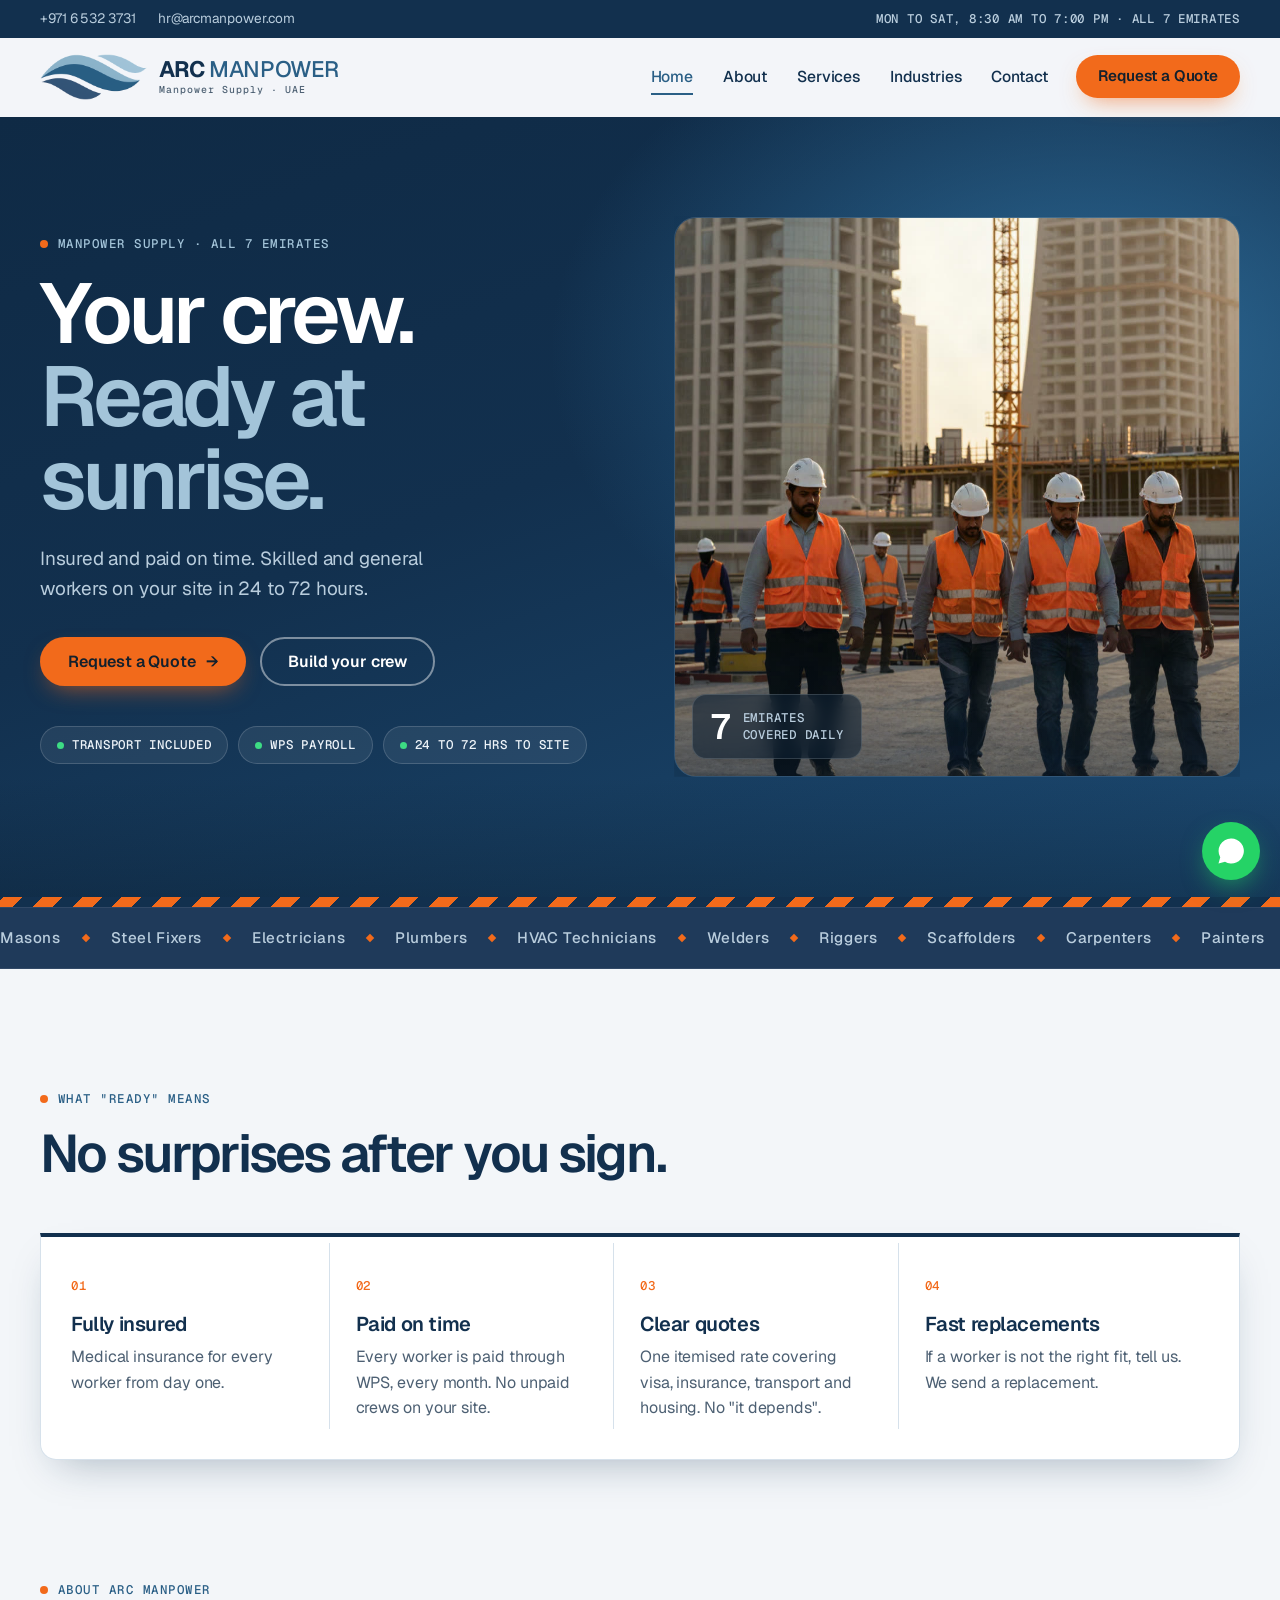
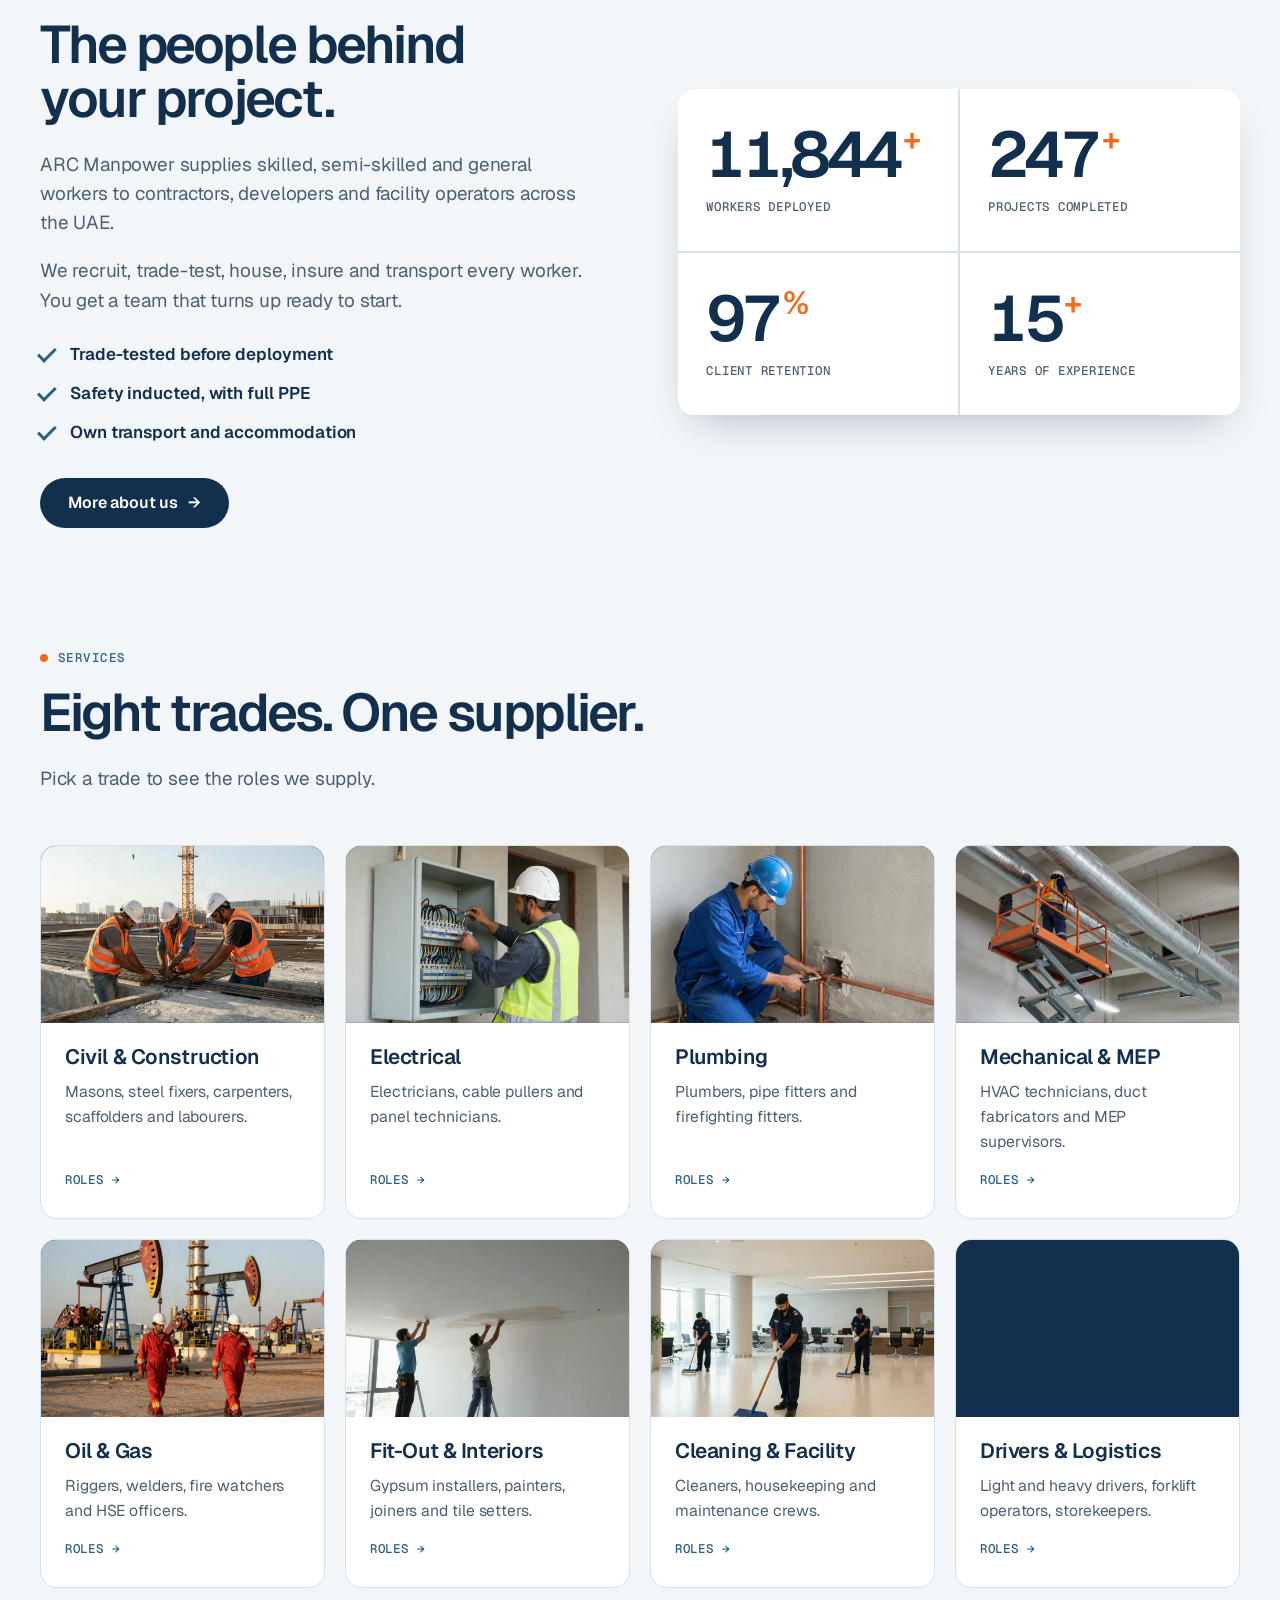
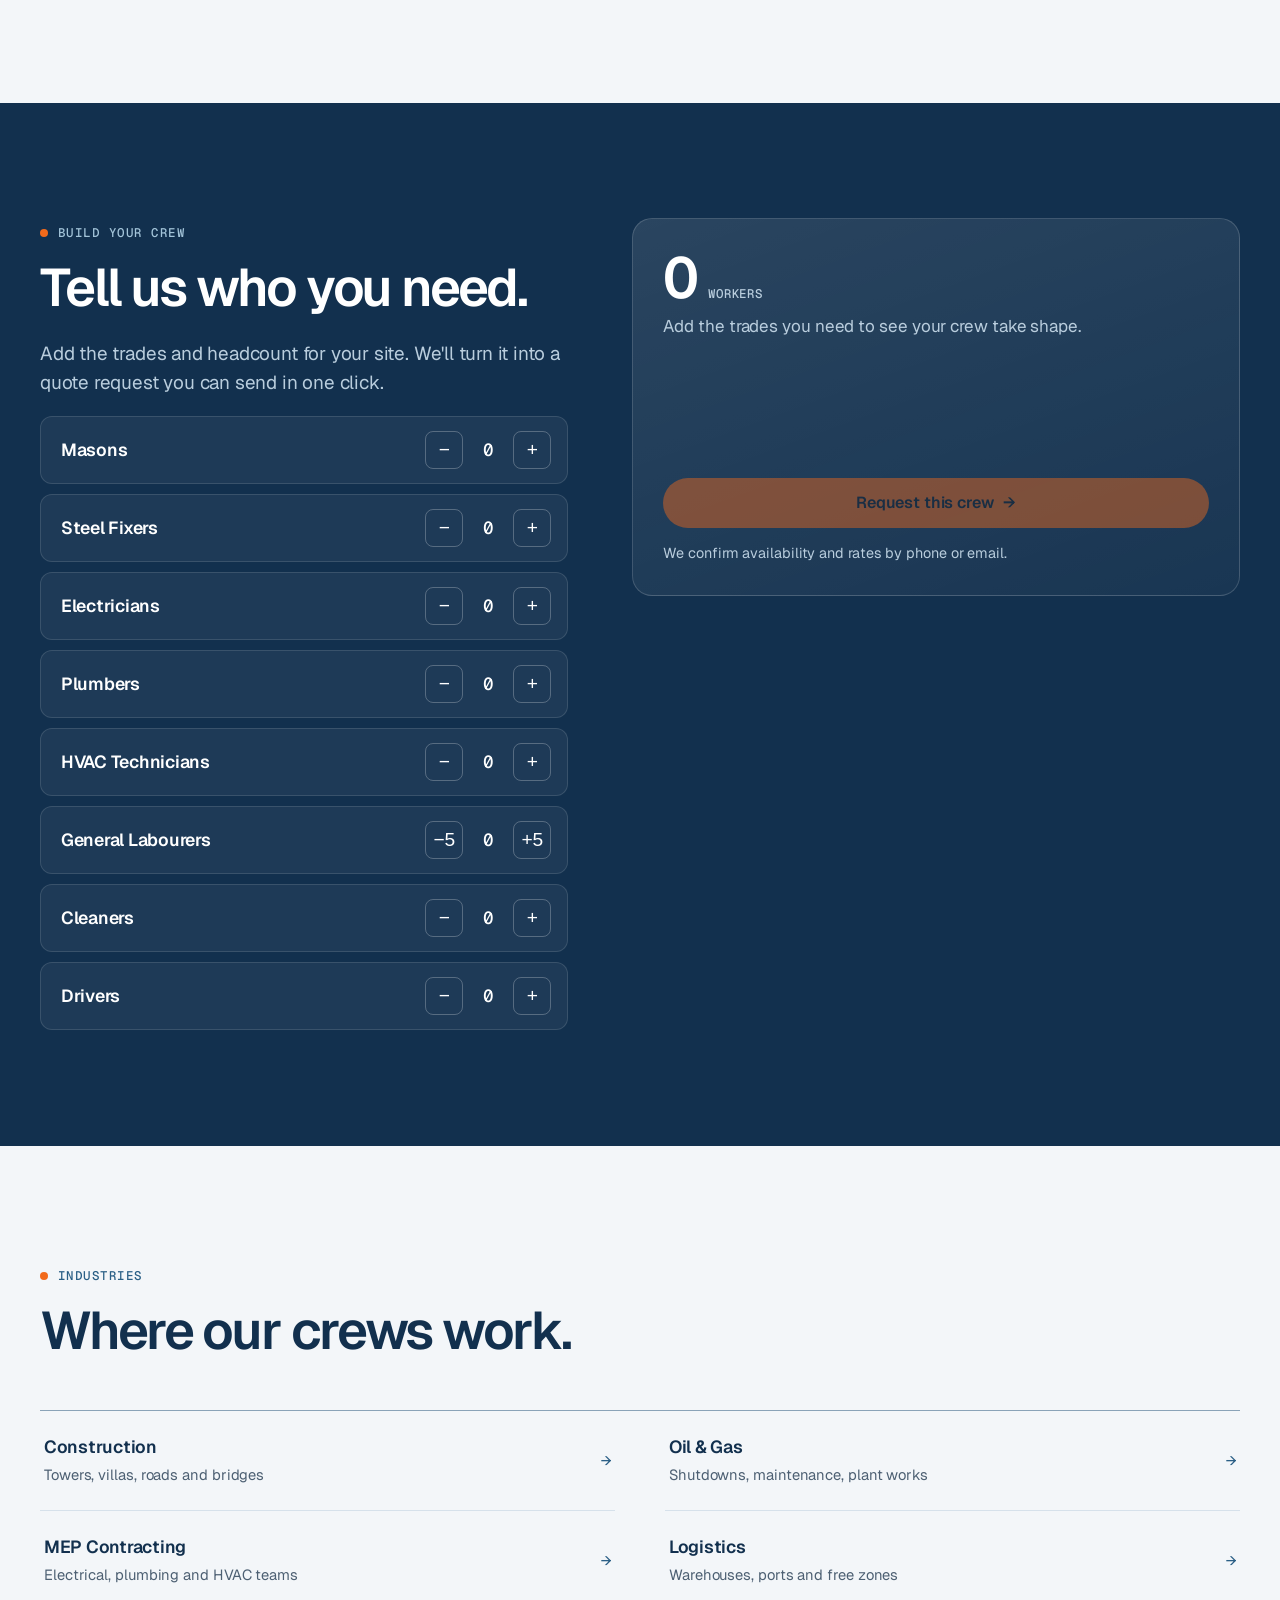
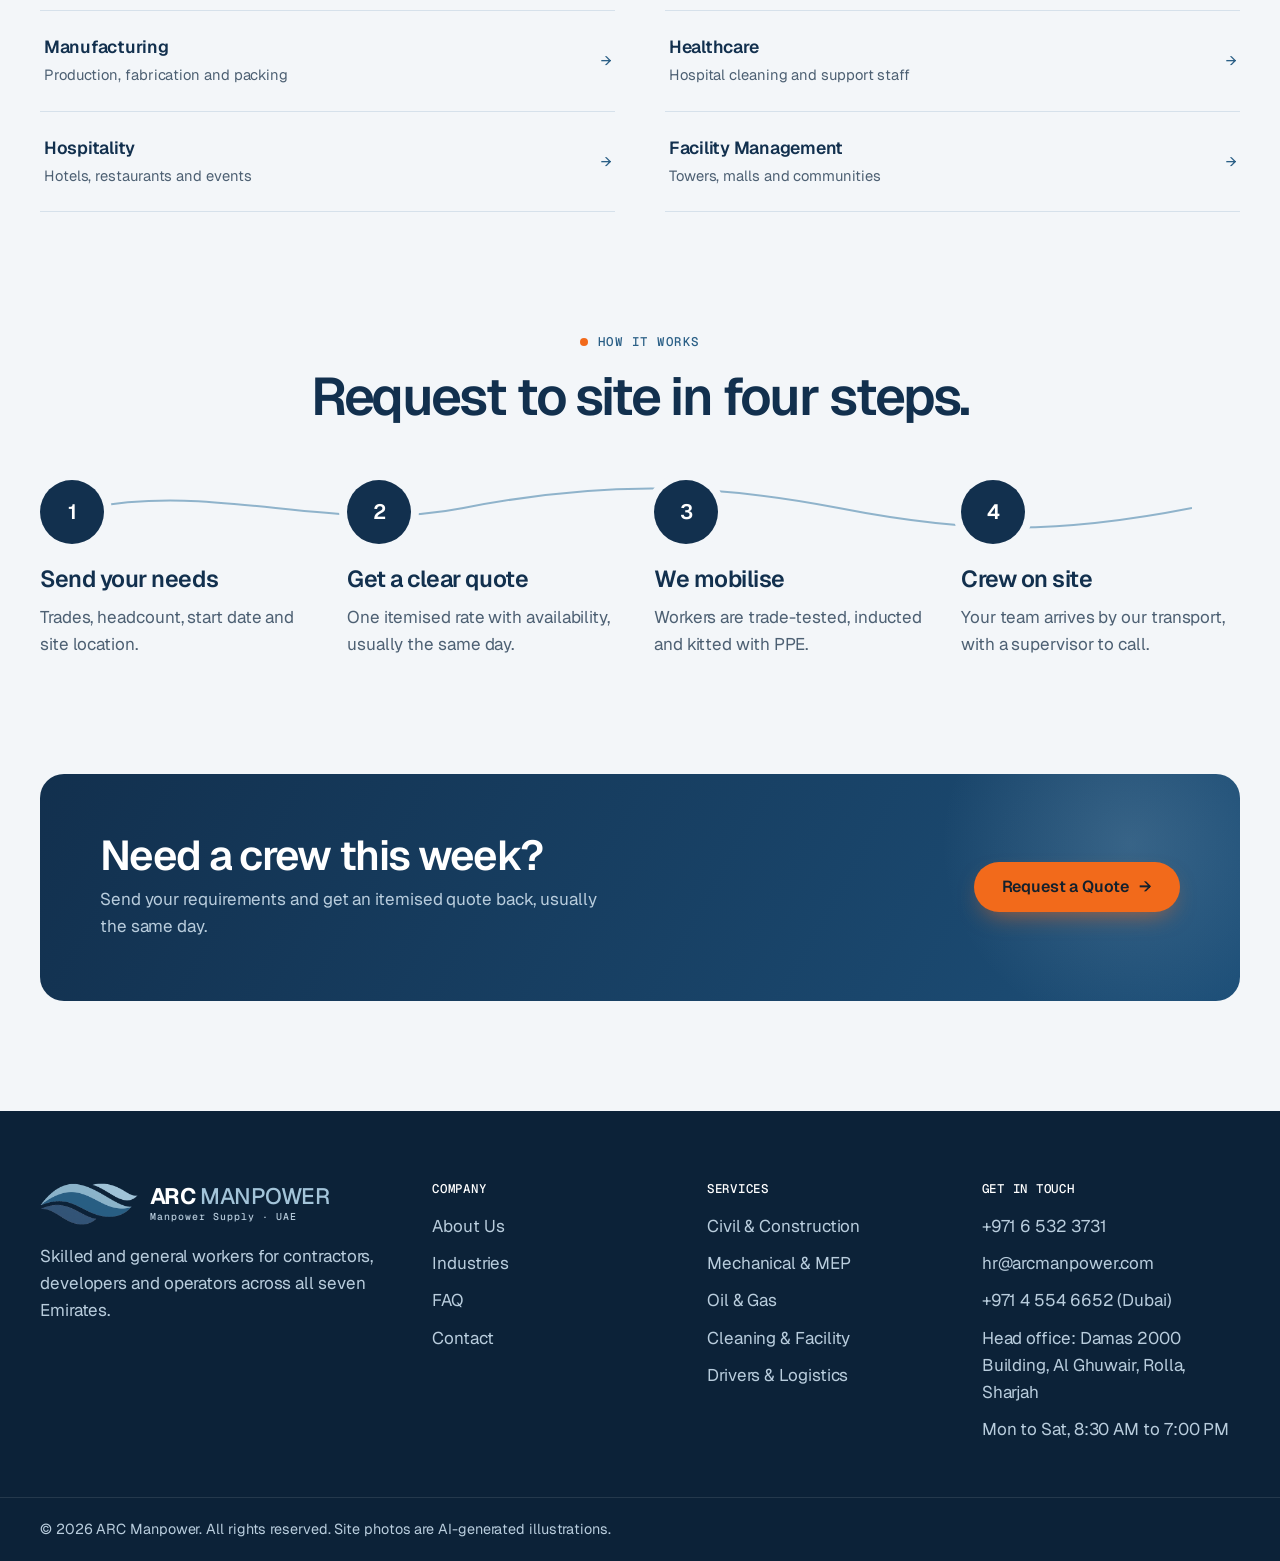
<file: index.html>
<!DOCTYPE html>
<html lang="en">
<head>
  <meta charset="UTF-8" />
  <meta name="viewport" content="width=device-width, initial-scale=1.0" />
  <title>ARC Manpower | Manpower Supply Company in UAE</title>
  <meta name="description" content="Manpower supply in the UAE. Skilled and general workers on site in 24 to 72 hours, paid on time through WPS, with transport and accommodation included." />
  <meta name="theme-color" content="#12304e" />
  <link rel="icon" href="data:image/svg+xml,%3Csvg xmlns='http://www.w3.org/2000/svg' viewBox='0 0 64 64'%3E%3Cpath d='M4 34C14 18 30 14 42 22c6 4 12 8 18 8-8 6-18 4-26-1C24 24 14 26 4 34z' fill='%232f6690'/%3E%3Cpath d='M6 40c10-6 20-4 26 2 3 3 5 6 7 7-9 3-18 0-24-4-3-2-6-4-9-5z' fill='%23375582'/%3E%3Cpath d='M34 14c8-1 16 2 26 8-6 3-13 1-18-2z' fill='%239fc1d8'/%3E%3C/svg%3E" />
  <meta property="og:title" content="ARC Manpower | Manpower Supply Company in UAE" />
  <meta property="og:description" content="Manpower supply in the UAE. Skilled and general workers on site in 24 to 72 hours, paid on time through WPS, with transport and accommodation included." />
  <meta property="og:type" content="website" />
  <meta property="og:url" content="https://arcmanpowernew.vercel.app/" />
  <link rel="canonical" href="https://arcmanpowernew.vercel.app/" />
  <meta property="og:image" content="https://arcmanpowernew.vercel.app/assets/photos/banner-about.jpg" />
  <meta name="twitter:card" content="summary_large_image" />
  <link rel="preconnect" href="https://fonts.googleapis.com" />
  <link rel="preconnect" href="https://fonts.gstatic.com" crossorigin />
  <link href="https://fonts.googleapis.com/css2?family=Geist:wght@400;500;600;700&family=Geist+Mono:wght@400;500&display=swap" rel="stylesheet" />
  <link rel="stylesheet" href="styles.css" />
</head>
<body>
  <a class="skip" href="#main">Skip to content</a>
  <div class="env" aria-hidden="true">
    <svg viewBox="0 0 1440 600" preserveAspectRatio="none"><path d="M0 380C240 240 520 220 760 300s500 180 680 60"/><path d="M0 430C260 320 540 300 800 360s460 150 640 40"/><path d="M0 490C300 400 600 400 860 440s420 110 580 20"/></svg>
  </div>

  <div class="topbar">
    <div class="container topbar-inner">
      <div class="topbar-contact">
        <a href="tel:+97165323731">+971 6 532 3731</a>
        <a href="mailto:hr@arcmanpower.com">hr@arcmanpower.com</a>
      </div>
      <div class="topbar-note">Mon to Sat, 8:30 AM to 7:00 PM &middot; All 7 Emirates</div>
    </div>
  </div>

  <header class="header" id="header">
    <div class="container header-inner">
      <a href="index.html" class="brand" aria-label="ARC Manpower home">
        <img src="assets/logo.png" alt="" width="107" height="46" />
        <span class="brand-text"><strong>ARC</strong> MANPOWER<small>Manpower Supply &middot; UAE</small></span>
      </a>
      <nav class="nav" id="nav" aria-label="Main">
        <a href="index.html">Home</a>
        <a href="about.html">About</a>
        <a href="services.html">Services</a>
        <a href="industries.html">Industries</a>
        <a href="contact.html">Contact</a>
        <a href="contact.html#quote" class="btn btn-accent">Request a Quote</a>
      </nav>
      <button class="menu-toggle" id="menuToggle" aria-label="Menu" aria-expanded="false" aria-controls="nav"><span></span><span></span><span></span></button>
    </div>
  </header>

  <main id="main" tabindex="-1">
    <section class="hero" data-live>
      <div class="container hero-inner">
        <div class="rv">
          <span class="kicker">Manpower supply &middot; All 7 Emirates</span>
          <h1>Your crew.<span class="soft">Ready at sunrise.</span></h1>
          <p class="lede">Insured and paid on time. Skilled and general workers on your site in 24 to 72 hours.</p>
          <div class="hero-actions">
            <a href="contact.html#quote" class="btn btn-accent">Request a Quote <span class="arrow">&rarr;</span></a>
            <a href="#crew" class="btn btn-ghost">Build your crew</a>
          </div>
          <ul class="ready-chips">
            <li>Transport included</li>
            <li>WPS payroll</li>
            <li>24 to 72 hrs to site</li>
          </ul>
        </div>
        <div class="hero-art">
          <figure class="hero-photo"><img src="assets/photos/hero.jpg" alt="Construction crew in hi-vis vests walking across a Dubai high-rise site at sunrise" fetchpriority="high" decoding="async" /></figure>
          <div class="badge rv"><strong>7</strong><span>Emirates<br />covered daily</span></div>
        </div>
      </div>
    </section>

    <div class="stripe" aria-hidden="true"></div>
    <div class="marquee" data-live aria-hidden="true">
      <div class="marquee-track">
        <span>Masons</span><span>Steel Fixers</span><span>Electricians</span><span>Plumbers</span><span>HVAC Technicians</span><span>Welders</span><span>Riggers</span><span>Scaffolders</span><span>Carpenters</span><span>Painters</span><span>Cleaners</span><span>Drivers</span><span>Forklift Operators</span><span>Storekeepers</span>
        <span>Masons</span><span>Steel Fixers</span><span>Electricians</span><span>Plumbers</span><span>HVAC Technicians</span><span>Welders</span><span>Riggers</span><span>Scaffolders</span><span>Carpenters</span><span>Painters</span><span>Cleaners</span><span>Drivers</span><span>Forklift Operators</span><span>Storekeepers</span>
        <span>Masons</span><span>Steel Fixers</span><span>Electricians</span><span>Plumbers</span><span>HVAC Technicians</span><span>Welders</span><span>Riggers</span><span>Scaffolders</span><span>Carpenters</span><span>Painters</span><span>Cleaners</span><span>Drivers</span><span>Forklift Operators</span><span>Storekeepers</span>
        <span>Masons</span><span>Steel Fixers</span><span>Electricians</span><span>Plumbers</span><span>HVAC Technicians</span><span>Welders</span><span>Riggers</span><span>Scaffolders</span><span>Carpenters</span><span>Painters</span><span>Cleaners</span><span>Drivers</span><span>Forklift Operators</span><span>Storekeepers</span>
      </div>
    </div>

    <section class="section">
      <div class="container">
        <div class="head rv">
          <span class="kicker">What "ready" means</span>
          <h2>No surprises after you sign.</h2>
        </div>
        <div class="proof-grid stagger">
          <div class="proof"><span class="idx">01</span><h3>Fully insured</h3><p>Medical insurance for every worker from day one.</p></div>
          <div class="proof"><span class="idx">02</span><h3>Paid on time</h3><p>Every worker is paid through WPS, every month. No unpaid crews on your site.</p></div>
          <div class="proof"><span class="idx">03</span><h3>Clear quotes</h3><p>One itemised rate covering visa, insurance, transport and housing. No "it depends".</p></div>
          <div class="proof"><span class="idx">04</span><h3>Fast replacements</h3><p>If a worker is not the right fit, tell us. We send a replacement.</p></div>
        </div>
      </div>
    </section>

    <section class="section" style="padding-top:0">
      <div class="container split">
        <div class="rv">
          <span class="kicker">About ARC Manpower</span>
          <h2>The people behind your project.</h2>
          <p class="lede">ARC Manpower supplies skilled, semi-skilled and general workers to contractors, developers and facility operators across the UAE.</p>
          <p class="lede">We recruit, trade-test, house, insure and transport every worker. You get a team that turns up ready to start.</p>
          <ul class="ticks">
            <li>Trade-tested before deployment</li>
            <li>Safety inducted, with full PPE</li>
            <li>Own transport and accommodation</li>
          </ul>
          <a href="about.html" class="btn btn-solid">More about us <span class="arrow">&rarr;</span></a>
        </div>
        <div class="stat-grid rv">
          <div class="stat"><div class="num"><span data-count="12000">0</span><sup>+</sup></div><p>Workers deployed</p></div>
          <div class="stat"><div class="num"><span data-count="250">0</span><sup>+</sup></div><p>Projects completed</p></div>
          <div class="stat"><div class="num"><span data-count="98">0</span><sup>%</sup></div><p>Client retention</p></div>
          <div class="stat"><div class="num"><span data-count="15">0</span><sup>+</sup></div><p>Years of experience</p></div>
        </div>
      </div>
    </section>

    <section class="section" style="padding-top:0">
      <div class="container">
        <div class="head rv">
          <span class="kicker">Services</span>
          <h2>Eight trades. One supplier.</h2>
          <p class="lede">Pick a trade to see the roles we supply.</p>
        </div>
        <div class="cards stagger">
          <a href="services.html#civil" class="card"><div class="card-img"><img src="assets/photos/svc-civil.jpg" alt="Steel fixers tying rebar on a concrete slab" loading="lazy" decoding="async" /></div><h3>Civil &amp; Construction</h3><p>Masons, steel fixers, carpenters, scaffolders and labourers.</p><span class="more">Roles</span></a>
          <a href="services.html#electrical" class="card"><div class="card-img"><img src="assets/photos/svc-electrical.jpg" alt="Electrician wiring a distribution panel" loading="lazy" decoding="async" /></div><h3>Electrical</h3><p>Electricians, cable pullers and panel technicians.</p><span class="more">Roles</span></a>
          <a href="services.html#plumbing" class="card"><div class="card-img"><img src="assets/photos/svc-plumbing.jpg" alt="Plumber fitting copper water pipes" loading="lazy" decoding="async" /></div><h3>Plumbing</h3><p>Plumbers, pipe fitters and firefighting fitters.</p><span class="more">Roles</span></a>
          <a href="services.html#mep" class="card"><div class="card-img"><img src="assets/photos/svc-mep.jpg" alt="Technician on a scissor lift installing ductwork" loading="lazy" decoding="async" /></div><h3>Mechanical &amp; MEP</h3><p>HVAC technicians, duct fabricators and MEP supervisors.</p><span class="more">Roles</span></a>
          <a href="services.html#oil-gas" class="card"><div class="card-img"><img src="assets/photos/svc-oil-gas.jpg" alt="Oil field workers in red coveralls walking past pump jacks" loading="lazy" decoding="async" /></div><h3>Oil &amp; Gas</h3><p>Riggers, welders, fire watchers and HSE officers.</p><span class="more">Roles</span></a>
          <a href="services.html#fit-out" class="card"><div class="card-img"><img src="assets/photos/svc-fit-out.jpg" alt="Fit-out workers installing a ceiling" loading="lazy" decoding="async" /></div><h3>Fit-Out &amp; Interiors</h3><p>Gypsum installers, painters, joiners and tile setters.</p><span class="more">Roles</span></a>
          <a href="services.html#cleaning" class="card"><div class="card-img"><img src="assets/photos/svc-cleaning.jpg" alt="Cleaning staff mopping an office floor" loading="lazy" decoding="async" /></div><h3>Cleaning &amp; Facility</h3><p>Cleaners, housekeeping and maintenance crews.</p><span class="more">Roles</span></a>
          <a href="services.html#logistics" class="card"><div class="card-img"><img src="assets/photos/svc-logistics.jpg" alt="Driver standing beside a white truck" loading="lazy" decoding="async" /></div><h3>Drivers &amp; Logistics</h3><p>Light and heavy drivers, forklift operators, storekeepers.</p><span class="more">Roles</span></a>
        </div>
      </div>
    </section>

    <section class="section dark" id="crew">
      <div class="container builder" id="crewBuilder">
        <div class="rv">
          <span class="kicker">Build your crew</span>
          <h2>Tell us who you need.</h2>
          <p class="lede">Add the trades and headcount for your site. We'll turn it into a quote request you can send in one click.</p>
          <div class="trade-list">
            <div class="trade" data-trade="Masons"><span class="name">Masons</span><span class="stepper"><button type="button" data-step="-1" aria-label="Fewer masons">&minus;</button><output>0</output><button type="button" data-step="1" aria-label="More masons">+</button></span></div>
            <div class="trade" data-trade="Steel Fixers"><span class="name">Steel Fixers</span><span class="stepper"><button type="button" data-step="-1" aria-label="Fewer steel fixers">&minus;</button><output>0</output><button type="button" data-step="1" aria-label="More steel fixers">+</button></span></div>
            <div class="trade" data-trade="Electricians"><span class="name">Electricians</span><span class="stepper"><button type="button" data-step="-1" aria-label="Fewer electricians">&minus;</button><output>0</output><button type="button" data-step="1" aria-label="More electricians">+</button></span></div>
            <div class="trade" data-trade="Plumbers"><span class="name">Plumbers</span><span class="stepper"><button type="button" data-step="-1" aria-label="Fewer plumbers">&minus;</button><output>0</output><button type="button" data-step="1" aria-label="More plumbers">+</button></span></div>
            <div class="trade" data-trade="HVAC Technicians"><span class="name">HVAC Technicians</span><span class="stepper"><button type="button" data-step="-1" aria-label="Fewer HVAC technicians">&minus;</button><output>0</output><button type="button" data-step="1" aria-label="More HVAC technicians">+</button></span></div>
            <div class="trade" data-trade="General Labourers"><span class="name">General Labourers</span><span class="stepper"><button type="button" data-step="-5" aria-label="Five fewer labourers">&minus;5</button><output>0</output><button type="button" data-step="5" aria-label="Five more labourers">+5</button></span></div>
            <div class="trade" data-trade="Cleaners"><span class="name">Cleaners</span><span class="stepper"><button type="button" data-step="-1" aria-label="Fewer cleaners">&minus;</button><output>0</output><button type="button" data-step="1" aria-label="More cleaners">+</button></span></div>
            <div class="trade" data-trade="Drivers"><span class="name">Drivers</span><span class="stepper"><button type="button" data-step="-1" aria-label="Fewer drivers">&minus;</button><output>0</output><button type="button" data-step="1" aria-label="More drivers">+</button></span></div>
          </div>
        </div>
        <div class="crew-panel rv" aria-live="polite">
          <div class="crew-total"><strong id="crewTotal">0</strong><span>workers</span></div>
          <p class="crew-summary" id="crewSummary"></p>
          <div class="crew-grid" id="crewGrid" aria-hidden="true"></div>
          <a href="contact.html#quote" class="btn btn-accent btn-block" id="crewSend" aria-disabled="true">Request this crew <span class="arrow">&rarr;</span></a>
          <p class="crew-note">We confirm availability and rates by phone or email.</p>
        </div>
      </div>
    </section>

    <section class="section">
      <div class="container">
        <div class="head rv">
          <span class="kicker">Industries</span>
          <h2>Where our crews work.</h2>
        </div>
        <div class="ind-list stagger">
          <a href="industries.html#construction" class="ind-row"><span><strong>Construction</strong><small>Towers, villas, roads and bridges</small></span><span class="go">&rarr;</span></a>
          <a href="industries.html#oil-gas" class="ind-row"><span><strong>Oil &amp; Gas</strong><small>Shutdowns, maintenance, plant works</small></span><span class="go">&rarr;</span></a>
          <a href="industries.html#mep" class="ind-row"><span><strong>MEP Contracting</strong><small>Electrical, plumbing and HVAC teams</small></span><span class="go">&rarr;</span></a>
          <a href="industries.html#logistics" class="ind-row"><span><strong>Logistics</strong><small>Warehouses, ports and free zones</small></span><span class="go">&rarr;</span></a>
          <a href="industries.html#manufacturing" class="ind-row"><span><strong>Manufacturing</strong><small>Production, fabrication and packing</small></span><span class="go">&rarr;</span></a>
          <a href="industries.html#healthcare" class="ind-row"><span><strong>Healthcare</strong><small>Hospital cleaning and support staff</small></span><span class="go">&rarr;</span></a>
          <a href="industries.html#hospitality" class="ind-row"><span><strong>Hospitality</strong><small>Hotels, restaurants and events</small></span><span class="go">&rarr;</span></a>
          <a href="industries.html#facility" class="ind-row"><span><strong>Facility Management</strong><small>Towers, malls and communities</small></span><span class="go">&rarr;</span></a>
        </div>
      </div>
    </section>

    <section class="section" style="padding-top:0">
      <div class="container">
        <div class="head center rv">
          <span class="kicker">How it works</span>
          <h2>Request to site in four steps.</h2>
        </div>
        <div class="process">
          <svg class="process-line" viewBox="0 0 1000 60" preserveAspectRatio="none" aria-hidden="true"><path d="M0 26C120 0 220 52 340 26S560 0 680 26 880 52 1000 26"/></svg>
          <div class="step"><div class="n">1</div><h3>Send your needs</h3><p>Trades, headcount, start date and site location.</p></div>
          <div class="step"><div class="n">2</div><h3>Get a clear quote</h3><p>One itemised rate with availability, usually the same day.</p></div>
          <div class="step"><div class="n">3</div><h3>We mobilise</h3><p>Workers are trade-tested, inducted and kitted with PPE.</p></div>
          <div class="step"><div class="n">4</div><h3>Crew on site</h3><p>Your team arrives by our transport, with a supervisor to call.</p></div>
        </div>
      </div>
    </section>

    <section class="cta" data-live>
      <div class="container">
        <div class="cta-box rv">
          <span class="glow" aria-hidden="true"></span>
          <div>
            <h2>Need a crew this week?</h2>
            <p>Send your requirements and get an itemised quote back, usually the same day.</p>
          </div>
          <a href="contact.html#quote" class="btn btn-accent">Request a Quote <span class="arrow">&rarr;</span></a>
        </div>
      </div>
    </section>
  </main>

  <footer class="footer">
    <div class="container footer-grid">
      <div>
        <a href="index.html" class="brand">
          <img src="assets/logo.png" alt="" width="98" height="42" />
          <span class="brand-text"><strong>ARC</strong> MANPOWER<small>Manpower Supply &middot; UAE</small></span>
        </a>
        <p>Skilled and general workers for contractors, developers and operators across all seven Emirates.</p>
      </div>
      <div>
        <h4>Company</h4>
        <ul>
          <li><a href="about.html">About Us</a></li>
          <li><a href="industries.html">Industries</a></li>
          <li><a href="contact.html#faq">FAQ</a></li>
          <li><a href="contact.html">Contact</a></li>
        </ul>
      </div>
      <div>
        <h4>Services</h4>
        <ul>
          <li><a href="services.html#civil">Civil &amp; Construction</a></li>
          <li><a href="services.html#mep">Mechanical &amp; MEP</a></li>
          <li><a href="services.html#oil-gas">Oil &amp; Gas</a></li>
          <li><a href="services.html#cleaning">Cleaning &amp; Facility</a></li>
          <li><a href="services.html#logistics">Drivers &amp; Logistics</a></li>
        </ul>
      </div>
      <div>
        <h4>Get in Touch</h4>
        <ul>
          <li><a href="tel:+97165323731">+971 6 532 3731</a></li>
          <li><a href="mailto:hr@arcmanpower.com">hr@arcmanpower.com</a></li>
          <li><a href="tel:+97145546652">+971 4 554 6652</a> (Dubai)</li>
          <li>Head office: Damas 2000 Building, Al Ghuwair, Rolla, Sharjah</li>
          <li>Mon to Sat, 8:30 AM to 7:00 PM</li>
        </ul>
      </div>
    </div>
    <div class="footer-bottom">
      <div class="container">&copy; <span id="year"></span> ARC Manpower. All rights reserved. Site photos are AI-generated illustrations.</div>
    </div>
  </footer>

  <a href="https://wa.me/97165323731" class="float-wa" target="_blank" rel="noopener" aria-label="Chat on WhatsApp"><svg viewBox="0 0 24 24" aria-hidden="true"><path d="M17.5 14.4c-.3-.1-1.7-.8-2-.9-.3-.1-.5-.1-.7.1l-.9 1.1c-.2.2-.3.2-.6.1a8 8 0 0 1-4-3.5c-.3-.5.3-.5.9-1.6.1-.2 0-.4 0-.5l-.9-2.2c-.2-.6-.5-.5-.7-.5h-.6a1.1 1.1 0 0 0-.8.4 3.4 3.4 0 0 0-1 2.5 5.9 5.9 0 0 0 1.2 3.1 13.5 13.5 0 0 0 5.2 4.6c1.9.8 2.7.9 3.6.7a3.1 3.1 0 0 0 2-1.4 2.5 2.5 0 0 0 .2-1.4c-.1-.2-.3-.3-.6-.4zM12 2a10 10 0 0 0-8.6 15l-1.4 5 5.2-1.4A10 10 0 1 0 12 2z"/></svg></a>

  <script src="script.js"></script>
</body>
</html>
</file>
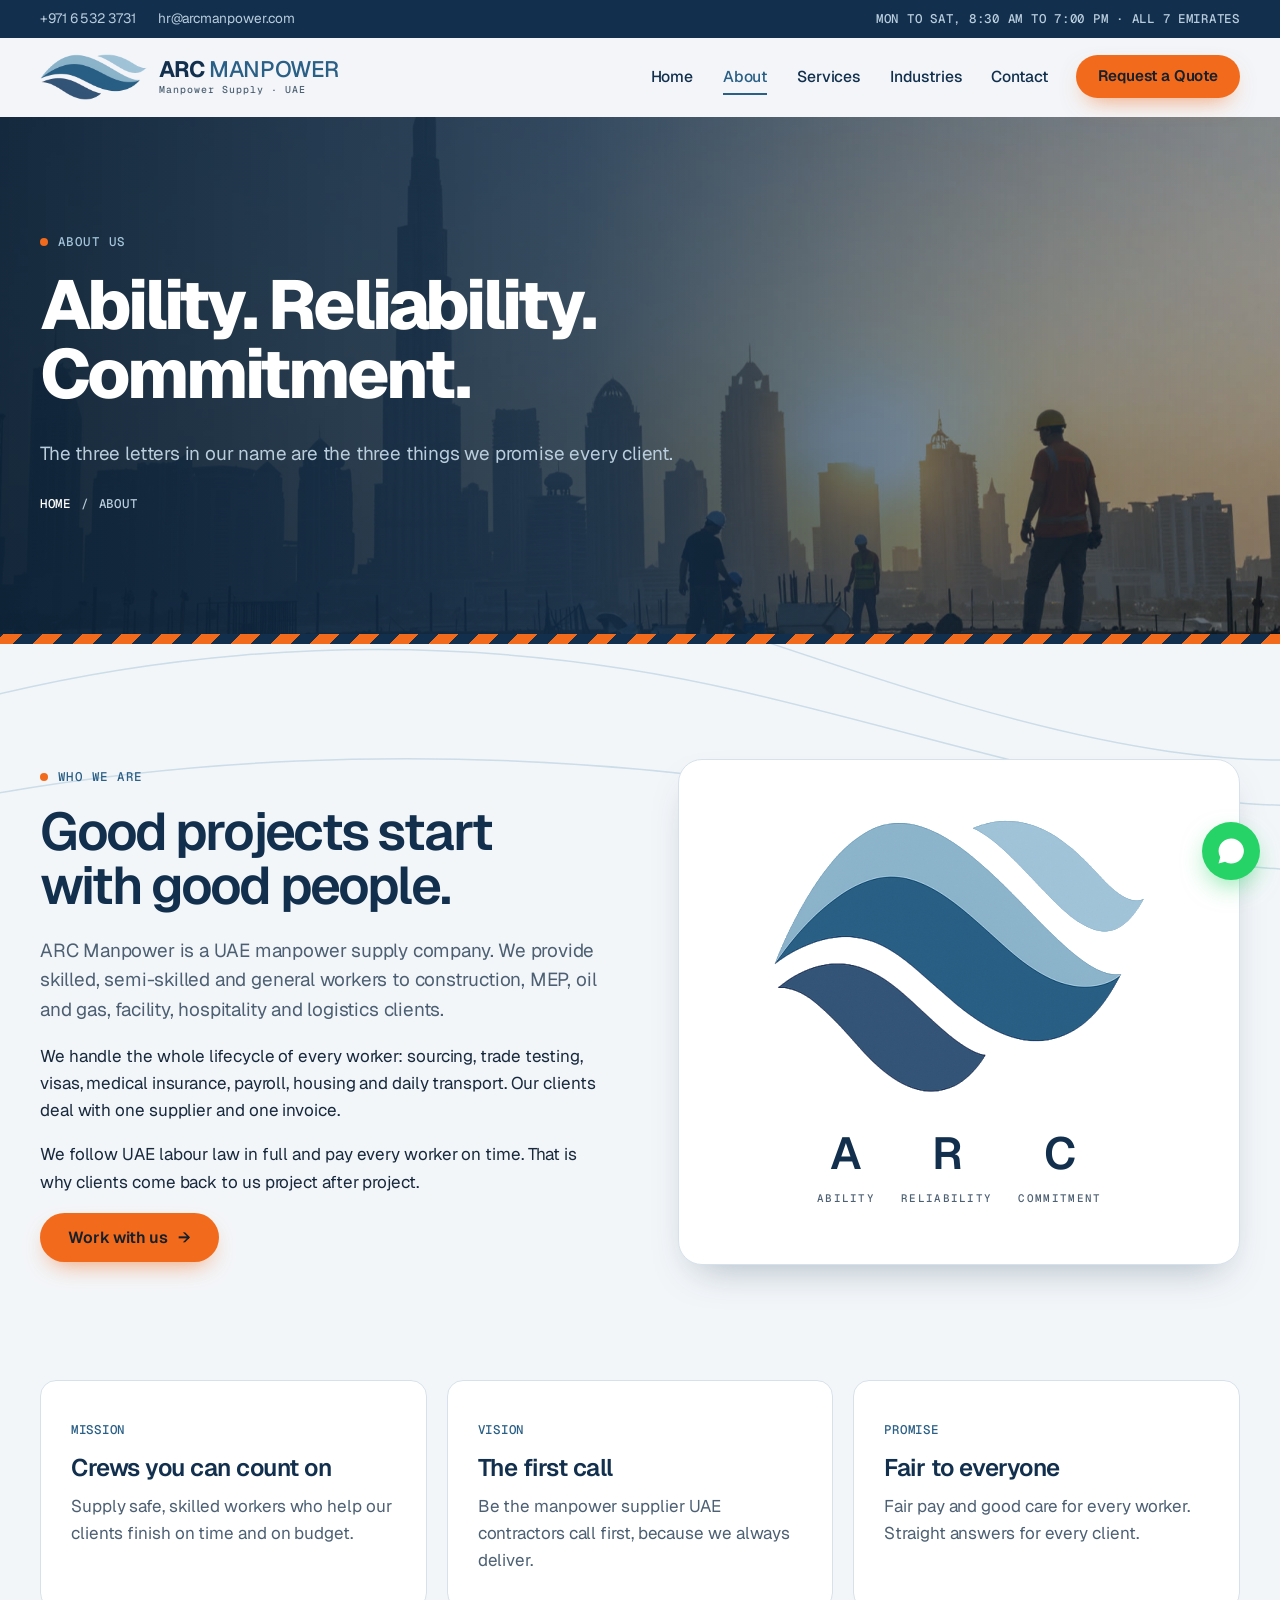
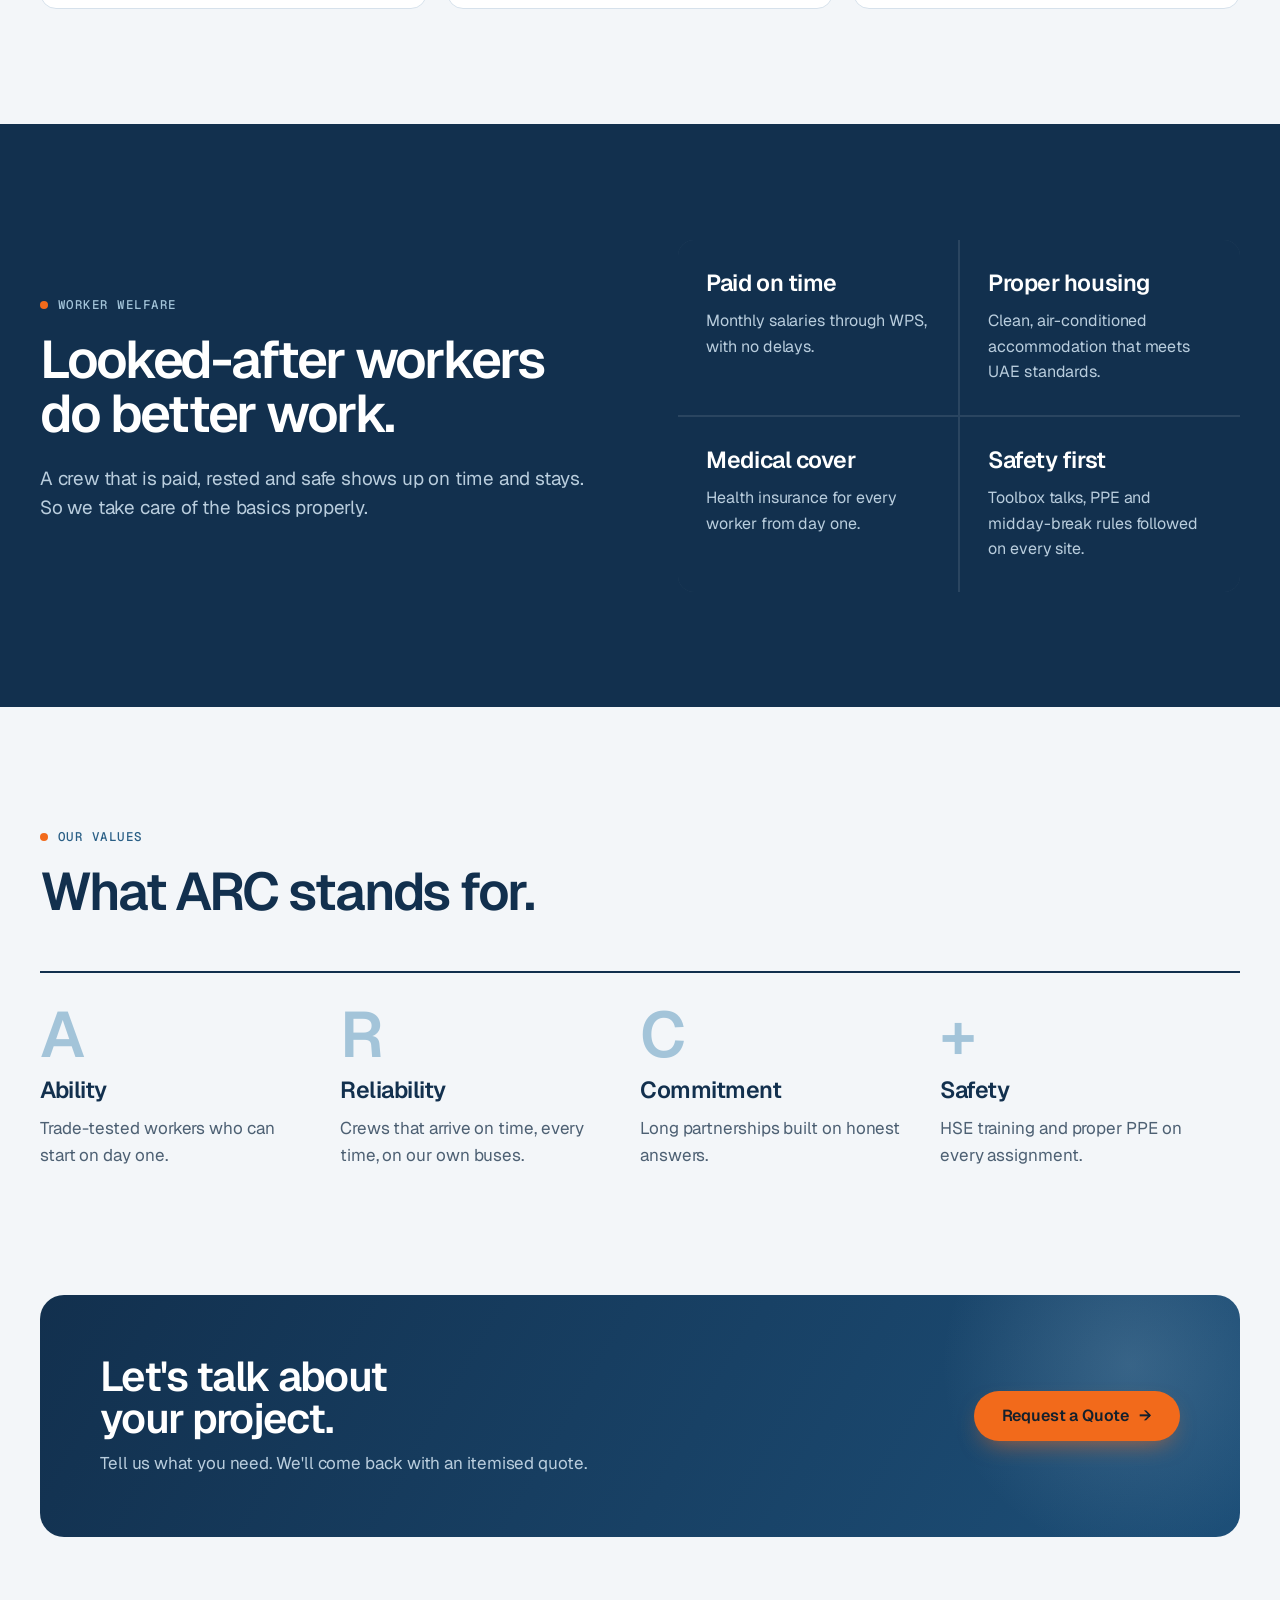
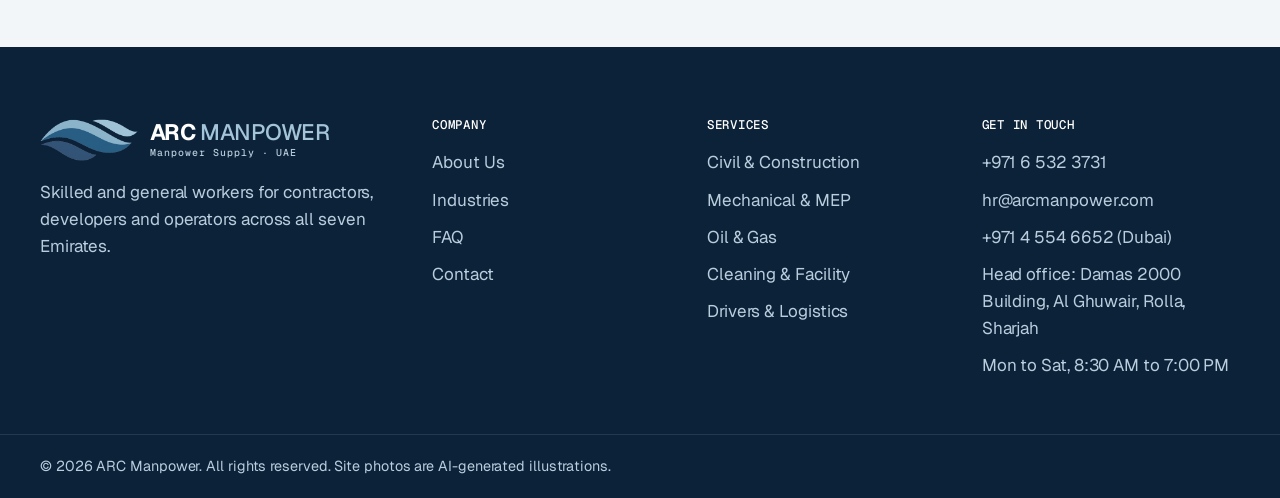
<file: about.html>
<!DOCTYPE html>
<html lang="en">
<head>
  <meta charset="UTF-8" />
  <meta name="viewport" content="width=device-width, initial-scale=1.0" />
  <title>About Us | ARC Manpower</title>
  <meta name="description" content="ARC Manpower is a UAE manpower supplier. We recruit, house, insure, pay and transport every worker we send to your site." />
  <meta name="theme-color" content="#12304e" />
  <link rel="icon" href="data:image/svg+xml,%3Csvg xmlns='http://www.w3.org/2000/svg' viewBox='0 0 64 64'%3E%3Cpath d='M4 34C14 18 30 14 42 22c6 4 12 8 18 8-8 6-18 4-26-1C24 24 14 26 4 34z' fill='%232f6690'/%3E%3Cpath d='M6 40c10-6 20-4 26 2 3 3 5 6 7 7-9 3-18 0-24-4-3-2-6-4-9-5z' fill='%23375582'/%3E%3Cpath d='M34 14c8-1 16 2 26 8-6 3-13 1-18-2z' fill='%239fc1d8'/%3E%3C/svg%3E" />
  <meta property="og:title" content="About Us | ARC Manpower" />
  <meta property="og:description" content="ARC Manpower is a UAE manpower supplier. We recruit, house, insure, pay and transport every worker we send to your site." />
  <meta property="og:type" content="website" />
  <meta property="og:url" content="https://arcmanpowernew.vercel.app/about.html" />
  <link rel="canonical" href="https://arcmanpowernew.vercel.app/about.html" />
  <meta property="og:image" content="https://arcmanpowernew.vercel.app/assets/photos/banner-about.jpg" />
  <meta name="twitter:card" content="summary_large_image" />
  <link rel="preconnect" href="https://fonts.googleapis.com" />
  <link rel="preconnect" href="https://fonts.gstatic.com" crossorigin />
  <link href="https://fonts.googleapis.com/css2?family=Geist:wght@400;500;600;700&family=Geist+Mono:wght@400;500&display=swap" rel="stylesheet" />
  <link rel="stylesheet" href="styles.css" />
</head>
<body>
  <a class="skip" href="#main">Skip to content</a>
  <div class="env" aria-hidden="true">
    <svg viewBox="0 0 1440 600" preserveAspectRatio="none"><path d="M0 380C240 240 520 220 760 300s500 180 680 60"/><path d="M0 430C260 320 540 300 800 360s460 150 640 40"/><path d="M0 490C300 400 600 400 860 440s420 110 580 20"/></svg>
  </div>

  <div class="topbar">
    <div class="container topbar-inner">
      <div class="topbar-contact">
        <a href="tel:+97165323731">+971 6 532 3731</a>
        <a href="mailto:hr@arcmanpower.com">hr@arcmanpower.com</a>
      </div>
      <div class="topbar-note">Mon to Sat, 8:30 AM to 7:00 PM &middot; All 7 Emirates</div>
    </div>
  </div>

  <header class="header" id="header">
    <div class="container header-inner">
      <a href="index.html" class="brand" aria-label="ARC Manpower home">
        <img src="assets/logo.png" alt="" width="107" height="46" />
        <span class="brand-text"><strong>ARC</strong> MANPOWER<small>Manpower Supply &middot; UAE</small></span>
      </a>
      <nav class="nav" id="nav" aria-label="Main">
        <a href="index.html">Home</a>
        <a href="about.html">About</a>
        <a href="services.html">Services</a>
        <a href="industries.html">Industries</a>
        <a href="contact.html">Contact</a>
        <a href="contact.html#quote" class="btn btn-accent">Request a Quote</a>
      </nav>
      <button class="menu-toggle" id="menuToggle" aria-label="Menu" aria-expanded="false" aria-controls="nav"><span></span><span></span><span></span></button>
    </div>
  </header>

  <main id="main" tabindex="-1">
    <section class="page-hero">
      <div class="page-hero-bg"><img src="assets/photos/banner-about.jpg" alt="Construction workers on a high-rise slab at sunrise over Dubai" fetchpriority="high" decoding="async" /></div>
      <div class="container page-hero-inner">
        <div class="rv">
          <span class="kicker">About us</span>
          <h1>Ability. Reliability. Commitment.</h1>
          <p class="lede">The three letters in our name are the three things we promise every client.</p>
          <div class="crumbs"><a href="index.html">Home</a><span>/</span><span>About</span></div>
        </div>
      </div>
    </section>
    <div class="stripe" aria-hidden="true"></div>

    <section class="section">
      <div class="container split">
        <div class="rv">
          <span class="kicker">Who we are</span>
          <h2>Good projects start with good people.</h2>
          <p class="lede">ARC Manpower is a UAE manpower supply company. We provide skilled, semi-skilled and general workers to construction, MEP, oil and gas, facility, hospitality and logistics clients.</p>
          <p>We handle the whole lifecycle of every worker: sourcing, trade testing, visas, medical insurance, payroll, housing and daily transport. Our clients deal with one supplier and one invoice.</p>
          <p>We follow UAE labour law in full and pay every worker on time. That is why clients come back to us project after project.</p>
          <a href="contact.html#quote" class="btn btn-accent">Work with us <span class="arrow">&rarr;</span></a>
        </div>
        <div class="logo-panel rv">
          <img src="assets/logo.png" alt="ARC Manpower logo" width="652" height="280" />
          <div class="letters">
            <span>A<small>Ability</small></span>
            <span>R<small>Reliability</small></span>
            <span>C<small>Commitment</small></span>
          </div>
        </div>
      </div>
    </section>

    <section class="section" style="padding-top:0">
      <div class="container">
        <div class="mv stagger">
          <div class="mv-card"><span class="tag">Mission</span><h3>Crews you can count on</h3><p>Supply safe, skilled workers who help our clients finish on time and on budget.</p></div>
          <div class="mv-card"><span class="tag">Vision</span><h3>The first call</h3><p>Be the manpower supplier UAE contractors call first, because we always deliver.</p></div>
          <div class="mv-card"><span class="tag">Promise</span><h3>Fair to everyone</h3><p>Fair pay and good care for every worker. Straight answers for every client.</p></div>
        </div>
      </div>
    </section>

    <section class="section dark">
      <div class="container split">
        <div class="rv">
          <span class="kicker">Worker welfare</span>
          <h2>Looked-after workers do better work.</h2>
          <p class="lede">A crew that is paid, rested and safe shows up on time and stays. So we take care of the basics properly.</p>
        </div>
        <div class="welfare stagger">
          <div><h3>Paid on time</h3><p>Monthly salaries through WPS, with no delays.</p></div>
          <div><h3>Proper housing</h3><p>Clean, air-conditioned accommodation that meets UAE standards.</p></div>
          <div><h3>Medical cover</h3><p>Health insurance for every worker from day one.</p></div>
          <div><h3>Safety first</h3><p>Toolbox talks, PPE and midday-break rules followed on every site.</p></div>
        </div>
      </div>
    </section>

    <section class="section">
      <div class="container">
        <div class="head rv">
          <span class="kicker">Our values</span>
          <h2>What ARC stands for.</h2>
        </div>
        <div class="values stagger">
          <div class="value"><strong>A</strong><h3>Ability</h3><p>Trade-tested workers who can start on day one.</p></div>
          <div class="value"><strong>R</strong><h3>Reliability</h3><p>Crews that arrive on time, every time, on our own buses.</p></div>
          <div class="value"><strong>C</strong><h3>Commitment</h3><p>Long partnerships built on honest answers.</p></div>
          <div class="value"><strong>+</strong><h3>Safety</h3><p>HSE training and proper PPE on every assignment.</p></div>
        </div>
      </div>
    </section>

    <section class="cta" data-live>
      <div class="container">
        <div class="cta-box rv">
          <span class="glow" aria-hidden="true"></span>
          <div>
            <h2>Let's talk about your project.</h2>
            <p>Tell us what you need. We'll come back with an itemised quote.</p>
          </div>
          <a href="contact.html#quote" class="btn btn-accent">Request a Quote <span class="arrow">&rarr;</span></a>
        </div>
      </div>
    </section>
  </main>

  <footer class="footer">
    <div class="container footer-grid">
      <div>
        <a href="index.html" class="brand">
          <img src="assets/logo.png" alt="" width="98" height="42" />
          <span class="brand-text"><strong>ARC</strong> MANPOWER<small>Manpower Supply &middot; UAE</small></span>
        </a>
        <p>Skilled and general workers for contractors, developers and operators across all seven Emirates.</p>
      </div>
      <div>
        <h4>Company</h4>
        <ul>
          <li><a href="about.html">About Us</a></li>
          <li><a href="industries.html">Industries</a></li>
          <li><a href="contact.html#faq">FAQ</a></li>
          <li><a href="contact.html">Contact</a></li>
        </ul>
      </div>
      <div>
        <h4>Services</h4>
        <ul>
          <li><a href="services.html#civil">Civil &amp; Construction</a></li>
          <li><a href="services.html#mep">Mechanical &amp; MEP</a></li>
          <li><a href="services.html#oil-gas">Oil &amp; Gas</a></li>
          <li><a href="services.html#cleaning">Cleaning &amp; Facility</a></li>
          <li><a href="services.html#logistics">Drivers &amp; Logistics</a></li>
        </ul>
      </div>
      <div>
        <h4>Get in Touch</h4>
        <ul>
          <li><a href="tel:+97165323731">+971 6 532 3731</a></li>
          <li><a href="mailto:hr@arcmanpower.com">hr@arcmanpower.com</a></li>
          <li><a href="tel:+97145546652">+971 4 554 6652</a> (Dubai)</li>
          <li>Head office: Damas 2000 Building, Al Ghuwair, Rolla, Sharjah</li>
          <li>Mon to Sat, 8:30 AM to 7:00 PM</li>
        </ul>
      </div>
    </div>
    <div class="footer-bottom">
      <div class="container">&copy; <span id="year"></span> ARC Manpower. All rights reserved. Site photos are AI-generated illustrations.</div>
    </div>
  </footer>

  <a href="https://wa.me/97165323731" class="float-wa" target="_blank" rel="noopener" aria-label="Chat on WhatsApp"><svg viewBox="0 0 24 24" aria-hidden="true"><path d="M17.5 14.4c-.3-.1-1.7-.8-2-.9-.3-.1-.5-.1-.7.1l-.9 1.1c-.2.2-.3.2-.6.1a8 8 0 0 1-4-3.5c-.3-.5.3-.5.9-1.6.1-.2 0-.4 0-.5l-.9-2.2c-.2-.6-.5-.5-.7-.5h-.6a1.1 1.1 0 0 0-.8.4 3.4 3.4 0 0 0-1 2.5 5.9 5.9 0 0 0 1.2 3.1 13.5 13.5 0 0 0 5.2 4.6c1.9.8 2.7.9 3.6.7a3.1 3.1 0 0 0 2-1.4 2.5 2.5 0 0 0 .2-1.4c-.1-.2-.3-.3-.6-.4zM12 2a10 10 0 0 0-8.6 15l-1.4 5 5.2-1.4A10 10 0 1 0 12 2z"/></svg></a>

  <script src="script.js"></script>
</body>
</html>
</file>
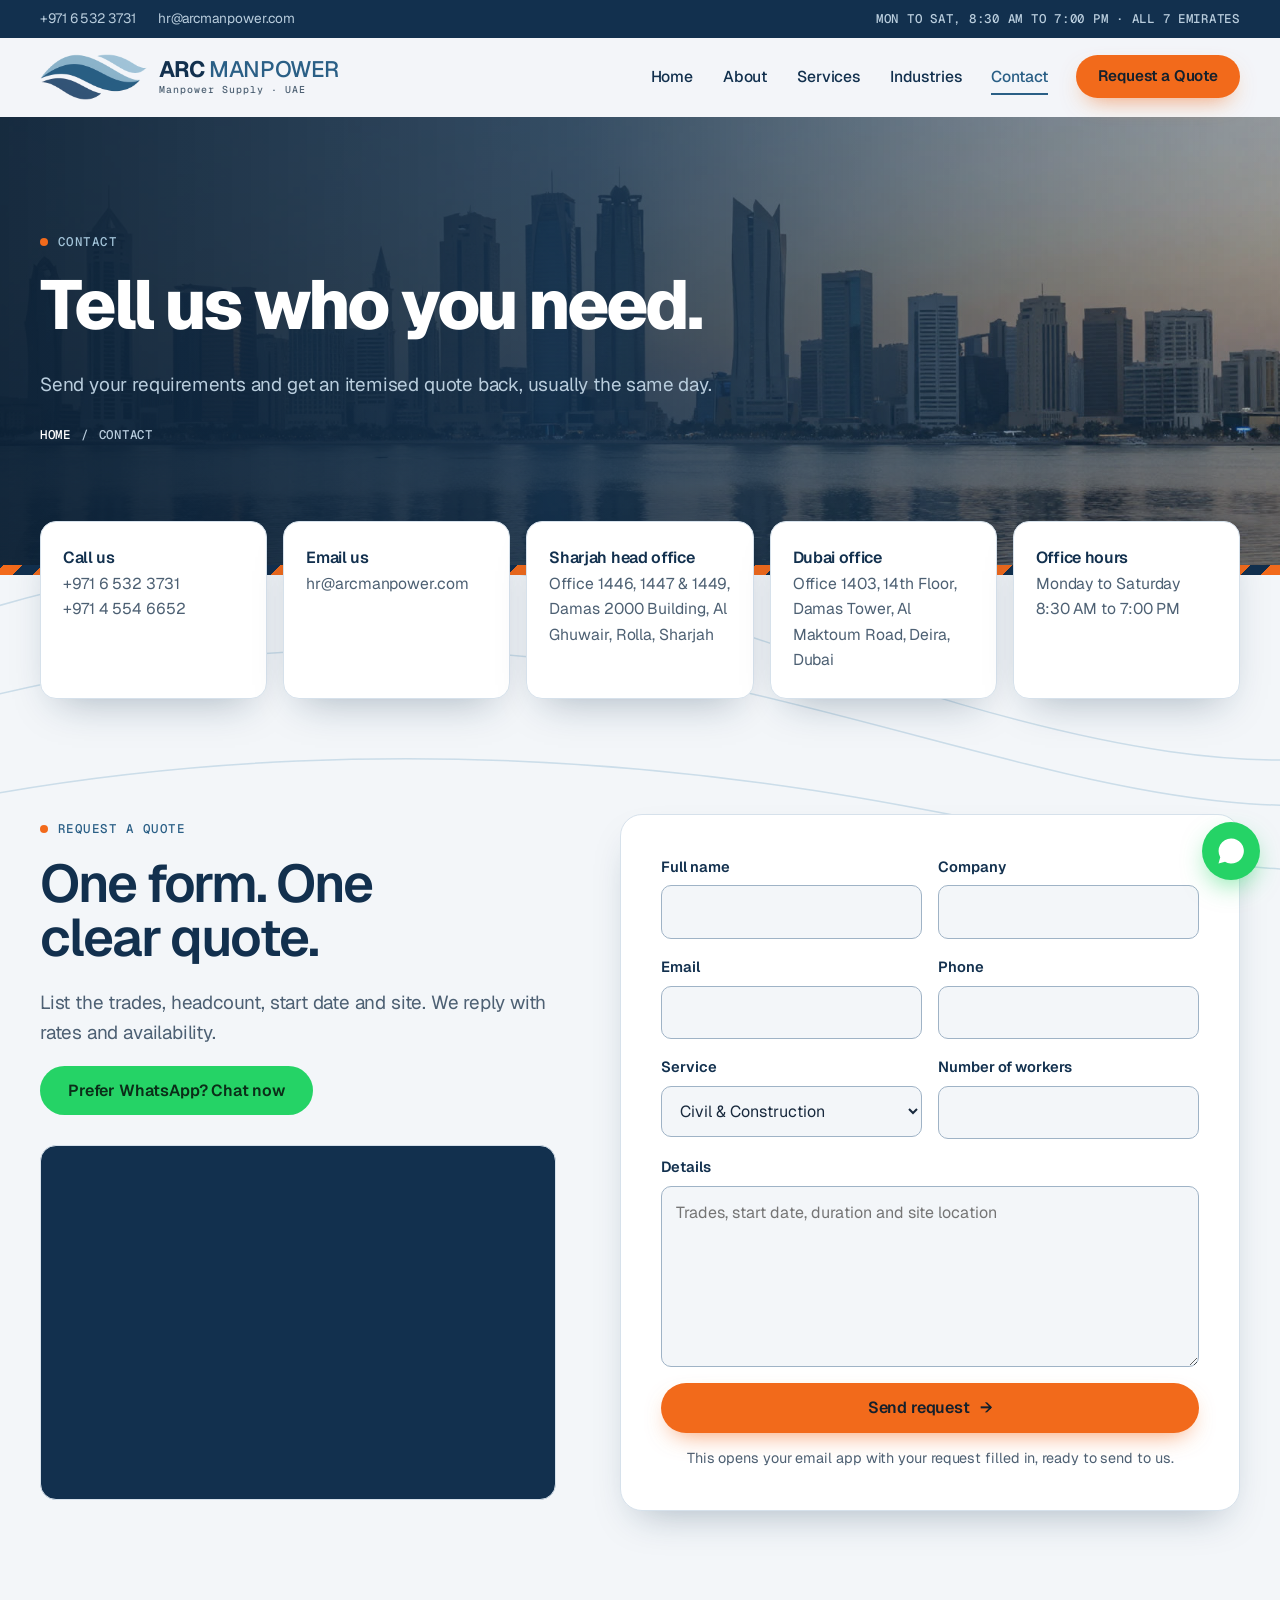
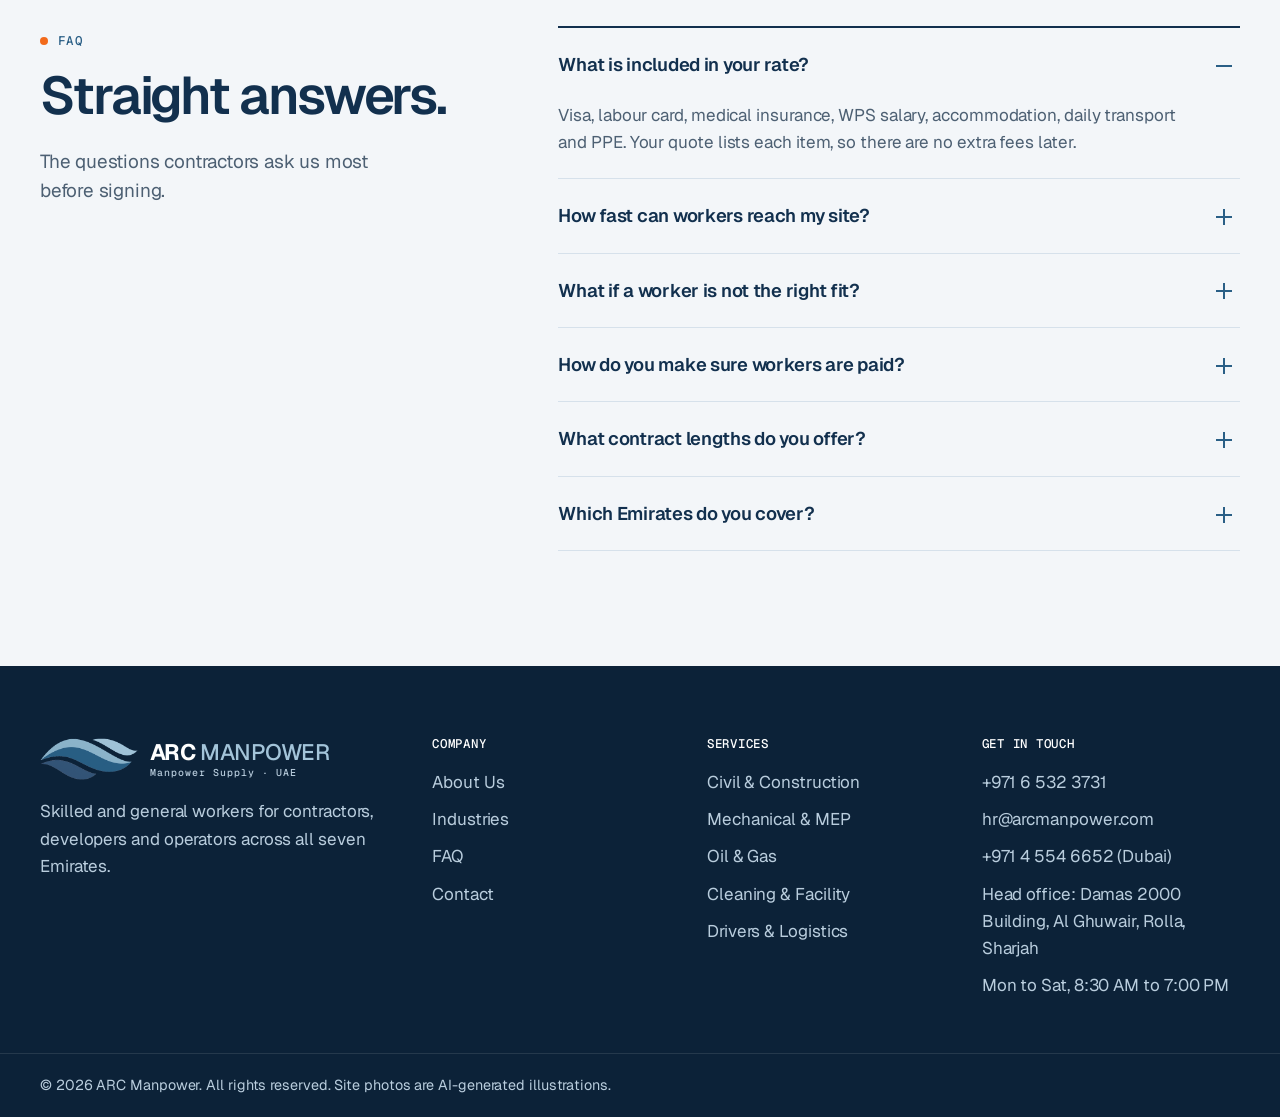
<file: contact.html>
<!DOCTYPE html>
<html lang="en">
<head>
  <meta charset="UTF-8" />
  <meta name="viewport" content="width=device-width, initial-scale=1.0" />
  <title>Contact Us | ARC Manpower</title>
  <meta name="description" content="Request an itemised manpower supply quote from ARC Manpower. Call, WhatsApp or send your crew requirements online." />
  <meta name="theme-color" content="#12304e" />
  <link rel="icon" href="data:image/svg+xml,%3Csvg xmlns='http://www.w3.org/2000/svg' viewBox='0 0 64 64'%3E%3Cpath d='M4 34C14 18 30 14 42 22c6 4 12 8 18 8-8 6-18 4-26-1C24 24 14 26 4 34z' fill='%232f6690'/%3E%3Cpath d='M6 40c10-6 20-4 26 2 3 3 5 6 7 7-9 3-18 0-24-4-3-2-6-4-9-5z' fill='%23375582'/%3E%3Cpath d='M34 14c8-1 16 2 26 8-6 3-13 1-18-2z' fill='%239fc1d8'/%3E%3C/svg%3E" />
  <meta property="og:title" content="Contact Us | ARC Manpower" />
  <meta property="og:description" content="Request an itemised manpower supply quote from ARC Manpower. Call, WhatsApp or send your crew requirements online." />
  <meta property="og:type" content="website" />
  <meta property="og:url" content="https://arcmanpowernew.vercel.app/contact.html" />
  <link rel="canonical" href="https://arcmanpowernew.vercel.app/contact.html" />
  <meta property="og:image" content="https://arcmanpowernew.vercel.app/assets/photos/banner-about.jpg" />
  <meta name="twitter:card" content="summary_large_image" />
  <link rel="preconnect" href="https://fonts.googleapis.com" />
  <link rel="preconnect" href="https://fonts.gstatic.com" crossorigin />
  <link href="https://fonts.googleapis.com/css2?family=Geist:wght@400;500;600;700&family=Geist+Mono:wght@400;500&display=swap" rel="stylesheet" />
  <link rel="stylesheet" href="styles.css" />
</head>
<body>
  <a class="skip" href="#main">Skip to content</a>
  <div class="env" aria-hidden="true">
    <svg viewBox="0 0 1440 600" preserveAspectRatio="none"><path d="M0 380C240 240 520 220 760 300s500 180 680 60"/><path d="M0 430C260 320 540 300 800 360s460 150 640 40"/><path d="M0 490C300 400 600 400 860 440s420 110 580 20"/></svg>
  </div>

  <div class="topbar">
    <div class="container topbar-inner">
      <div class="topbar-contact">
        <a href="tel:+97165323731">+971 6 532 3731</a>
        <a href="mailto:hr@arcmanpower.com">hr@arcmanpower.com</a>
      </div>
      <div class="topbar-note">Mon to Sat, 8:30 AM to 7:00 PM &middot; All 7 Emirates</div>
    </div>
  </div>

  <header class="header" id="header">
    <div class="container header-inner">
      <a href="index.html" class="brand" aria-label="ARC Manpower home">
        <img src="assets/logo.png" alt="" width="107" height="46" />
        <span class="brand-text"><strong>ARC</strong> MANPOWER<small>Manpower Supply &middot; UAE</small></span>
      </a>
      <nav class="nav" id="nav" aria-label="Main">
        <a href="index.html">Home</a>
        <a href="about.html">About</a>
        <a href="services.html">Services</a>
        <a href="industries.html">Industries</a>
        <a href="contact.html">Contact</a>
        <a href="contact.html#quote" class="btn btn-accent">Request a Quote</a>
      </nav>
      <button class="menu-toggle" id="menuToggle" aria-label="Menu" aria-expanded="false" aria-controls="nav"><span></span><span></span><span></span></button>
    </div>
  </header>

  <main id="main" tabindex="-1">
    <section class="page-hero">
      <div class="page-hero-bg"><img src="assets/photos/banner-contact.jpg" alt="Sharjah skyline across the lagoon at sunset" fetchpriority="high" decoding="async" /></div>
      <div class="container page-hero-inner">
        <div class="rv">
          <span class="kicker">Contact</span>
          <h1>Tell us who you need.</h1>
          <p class="lede">Send your requirements and get an itemised quote back, usually the same day.</p>
          <div class="crumbs"><a href="index.html">Home</a><span>/</span><span>Contact</span></div>
        </div>
      </div>
    </section>
    <div class="stripe" aria-hidden="true"></div>

    <div class="container c-cards stagger">
      <div class="c-card"><h3>Call us</h3><a href="tel:+97165323731">+971 6 532 3731</a><a href="tel:+97145546652">+971 4 554 6652</a></div>
      <div class="c-card"><h3>Email us</h3><a href="mailto:hr@arcmanpower.com">hr@arcmanpower.com</a></div>
      <div class="c-card"><h3>Sharjah head office</h3><p>Office 1446, 1447 &amp; 1449, Damas 2000 Building, Al Ghuwair, Rolla, Sharjah</p></div>
      <div class="c-card"><h3>Dubai office</h3><p>Office 1403, 14th Floor, Damas Tower, Al Maktoum Road, Deira, Dubai</p></div>
      <div class="c-card"><h3>Office hours</h3><p>Monday to Saturday<br />8:30 AM to 7:00 PM</p></div>
    </div>

    <section class="section" id="quote">
      <div class="container quote-grid">
        <div class="rv">
          <span class="kicker">Request a quote</span>
          <h2>One form. One clear quote.</h2>
          <p class="lede">List the trades, headcount, start date and site. We reply with rates and availability.</p>
          <a href="https://wa.me/97165323731" class="btn btn-wa" target="_blank" rel="noopener">Prefer WhatsApp? Chat now</a>
          <div class="map"><iframe src="https://www.google.com/maps?q=Damas+2000+Building,+Al+Ghuwair,+Rolla,+Sharjah&amp;output=embed" loading="lazy" title="ARC Manpower Sharjah head office location" referrerpolicy="no-referrer-when-downgrade"></iframe></div>
        </div>
        <form class="form rv" id="contactForm">
          <p class="prefill" id="prefillNote" hidden>We've added the crew you built. Check the details, then send.</p>
          <div class="form-row">
            <label>Full name<input type="text" name="name" autocomplete="name" required /></label>
            <label>Company<input type="text" name="company" autocomplete="organization" /></label>
          </div>
          <div class="form-row">
            <label>Email<input type="email" name="email" autocomplete="email" required /></label>
            <label>Phone<input type="tel" name="phone" autocomplete="tel" required /></label>
          </div>
          <div class="form-row">
            <label>Service
              <select name="service">
                <option>Civil &amp; Construction</option>
                <option>Electrical</option>
                <option>Plumbing</option>
                <option>Mechanical &amp; MEP</option>
                <option>Oil &amp; Gas</option>
                <option>Fit-Out &amp; Interiors</option>
                <option>Cleaning &amp; Facility</option>
                <option>Drivers &amp; Logistics</option>
                <option>Mixed crew</option>
                <option>Other</option>
              </select>
            </label>
            <label>Number of workers<input type="number" name="workers" min="1" inputmode="numeric" /></label>
          </div>
          <label>Details<textarea name="message" rows="6" placeholder="Trades, start date, duration and site location"></textarea></label>
          <button type="submit" class="btn btn-accent btn-block">Send request <span class="arrow">&rarr;</span></button>
          <p class="form-note">This opens your email app with your request filled in, ready to send to us.</p>
          <p class="form-ok" id="formOk" hidden>Your email app should open now. Press send there and we'll reply soon.</p>
        </form>
      </div>
    </section>

    <section class="section" id="faq" style="padding-top:0">
      <div class="container faq-grid">
        <div class="rv">
          <span class="kicker">FAQ</span>
          <h2>Straight answers.</h2>
          <p class="lede">The questions contractors ask us most before signing.</p>
        </div>
        <div class="faq rv">
          <details open><summary>What is included in your rate?</summary><p>Visa, labour card, medical insurance, WPS salary, accommodation, daily transport and PPE. Your quote lists each item, so there are no extra fees later.</p></details>
          <details><summary>How fast can workers reach my site?</summary><p>For most trades, 24 to 72 hours. Large crews or specialist roles can take longer, and we tell you the real date upfront.</p></details>
          <details><summary>What if a worker is not the right fit?</summary><p>Tell your ARC supervisor. We replace the worker and keep your crew at full strength.</p></details>
          <details><summary>How do you make sure workers are paid?</summary><p>Every worker is paid monthly through the UAE Wage Protection System (WPS). Unpaid wages never become your site's problem.</p></details>
          <details><summary>What contract lengths do you offer?</summary><p>Daily, monthly, long-term or per project. You can scale the crew up or down as the work changes.</p></details>
          <details><summary>Which Emirates do you cover?</summary><p>All seven: Abu Dhabi, Dubai, Sharjah, Ajman, Umm Al Quwain, Ras Al Khaimah and Fujairah.</p></details>
        </div>
      </div>
    </section>
  </main>

  <footer class="footer">
    <div class="container footer-grid">
      <div>
        <a href="index.html" class="brand">
          <img src="assets/logo.png" alt="" width="98" height="42" />
          <span class="brand-text"><strong>ARC</strong> MANPOWER<small>Manpower Supply &middot; UAE</small></span>
        </a>
        <p>Skilled and general workers for contractors, developers and operators across all seven Emirates.</p>
      </div>
      <div>
        <h4>Company</h4>
        <ul>
          <li><a href="about.html">About Us</a></li>
          <li><a href="industries.html">Industries</a></li>
          <li><a href="contact.html#faq">FAQ</a></li>
          <li><a href="contact.html">Contact</a></li>
        </ul>
      </div>
      <div>
        <h4>Services</h4>
        <ul>
          <li><a href="services.html#civil">Civil &amp; Construction</a></li>
          <li><a href="services.html#mep">Mechanical &amp; MEP</a></li>
          <li><a href="services.html#oil-gas">Oil &amp; Gas</a></li>
          <li><a href="services.html#cleaning">Cleaning &amp; Facility</a></li>
          <li><a href="services.html#logistics">Drivers &amp; Logistics</a></li>
        </ul>
      </div>
      <div>
        <h4>Get in Touch</h4>
        <ul>
          <li><a href="tel:+97165323731">+971 6 532 3731</a></li>
          <li><a href="mailto:hr@arcmanpower.com">hr@arcmanpower.com</a></li>
          <li><a href="tel:+97145546652">+971 4 554 6652</a> (Dubai)</li>
          <li>Head office: Damas 2000 Building, Al Ghuwair, Rolla, Sharjah</li>
          <li>Mon to Sat, 8:30 AM to 7:00 PM</li>
        </ul>
      </div>
    </div>
    <div class="footer-bottom">
      <div class="container">&copy; <span id="year"></span> ARC Manpower. All rights reserved. Site photos are AI-generated illustrations.</div>
    </div>
  </footer>

  <a href="https://wa.me/97165323731" class="float-wa" target="_blank" rel="noopener" aria-label="Chat on WhatsApp"><svg viewBox="0 0 24 24" aria-hidden="true"><path d="M17.5 14.4c-.3-.1-1.7-.8-2-.9-.3-.1-.5-.1-.7.1l-.9 1.1c-.2.2-.3.2-.6.1a8 8 0 0 1-4-3.5c-.3-.5.3-.5.9-1.6.1-.2 0-.4 0-.5l-.9-2.2c-.2-.6-.5-.5-.7-.5h-.6a1.1 1.1 0 0 0-.8.4 3.4 3.4 0 0 0-1 2.5 5.9 5.9 0 0 0 1.2 3.1 13.5 13.5 0 0 0 5.2 4.6c1.9.8 2.7.9 3.6.7a3.1 3.1 0 0 0 2-1.4 2.5 2.5 0 0 0 .2-1.4c-.1-.2-.3-.3-.6-.4zM12 2a10 10 0 0 0-8.6 15l-1.4 5 5.2-1.4A10 10 0 1 0 12 2z"/></svg></a>

  <script src="script.js"></script>
</body>
</html>
</file>
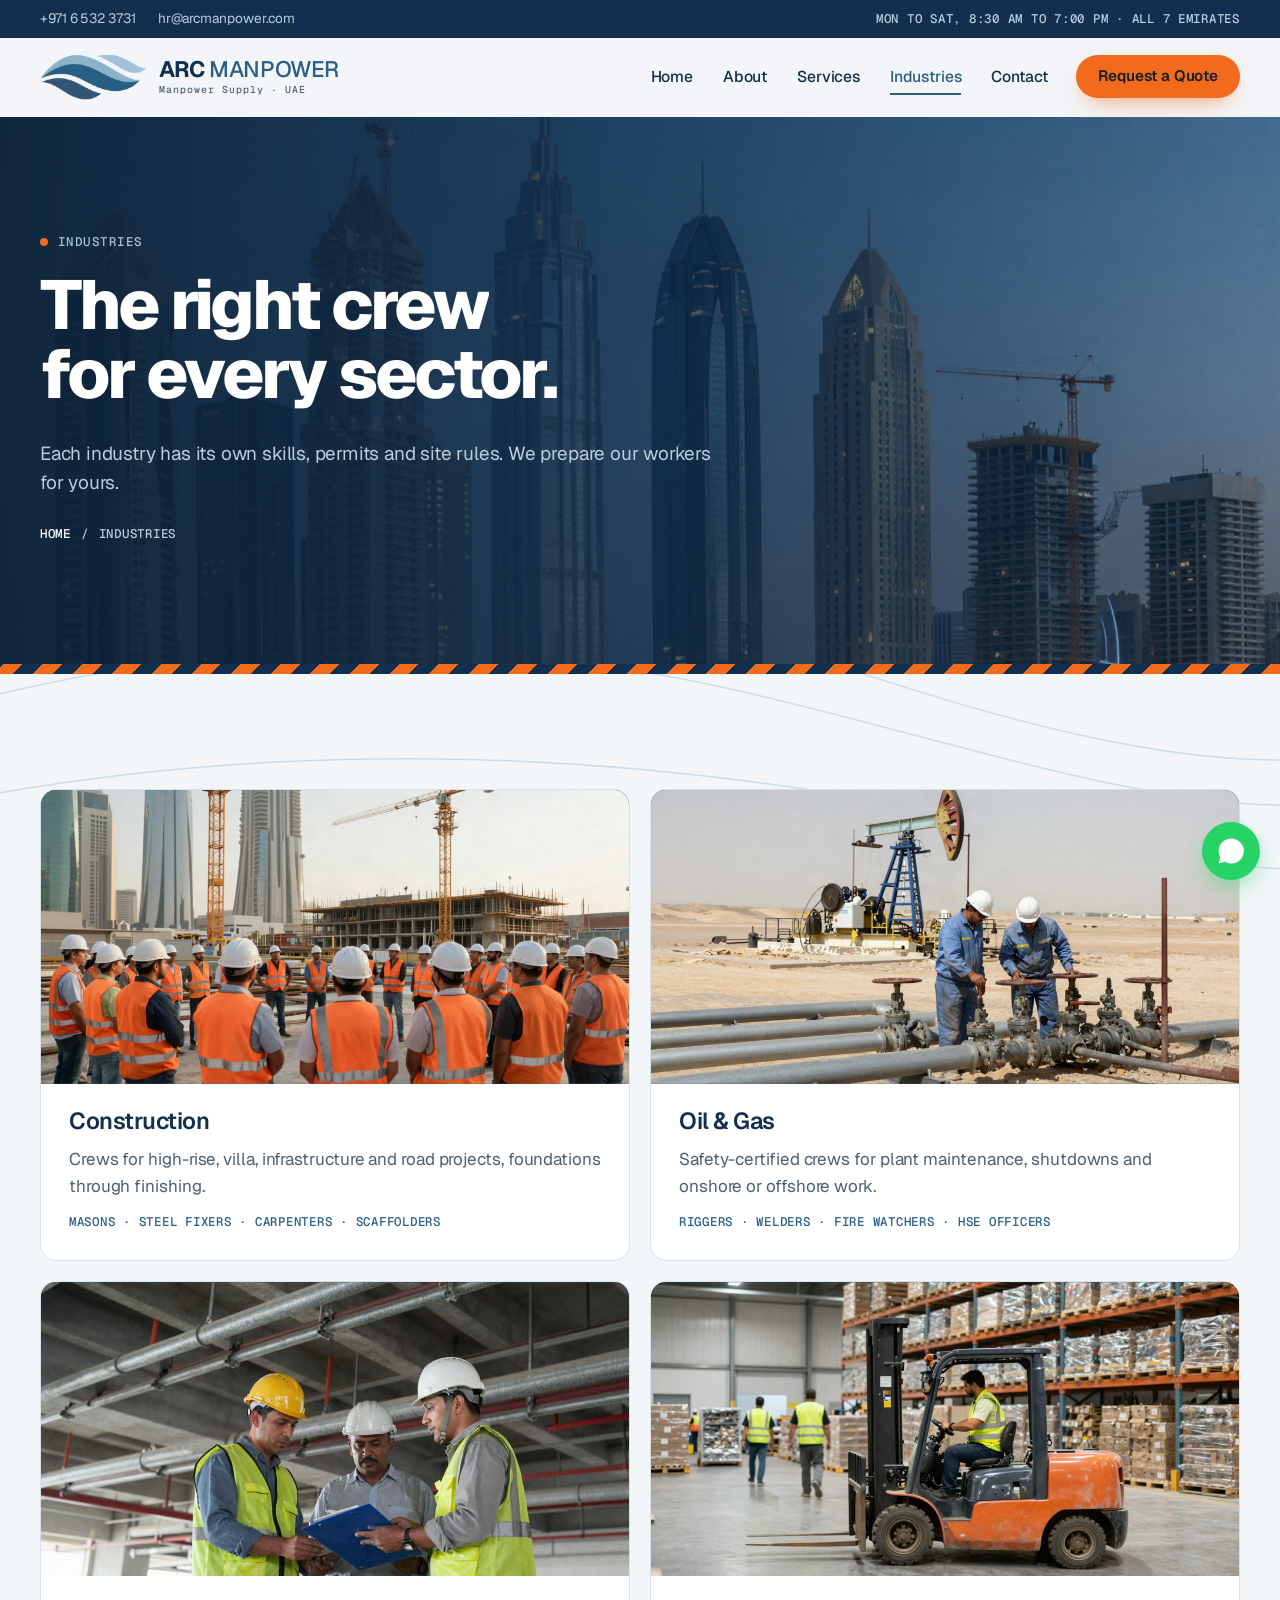
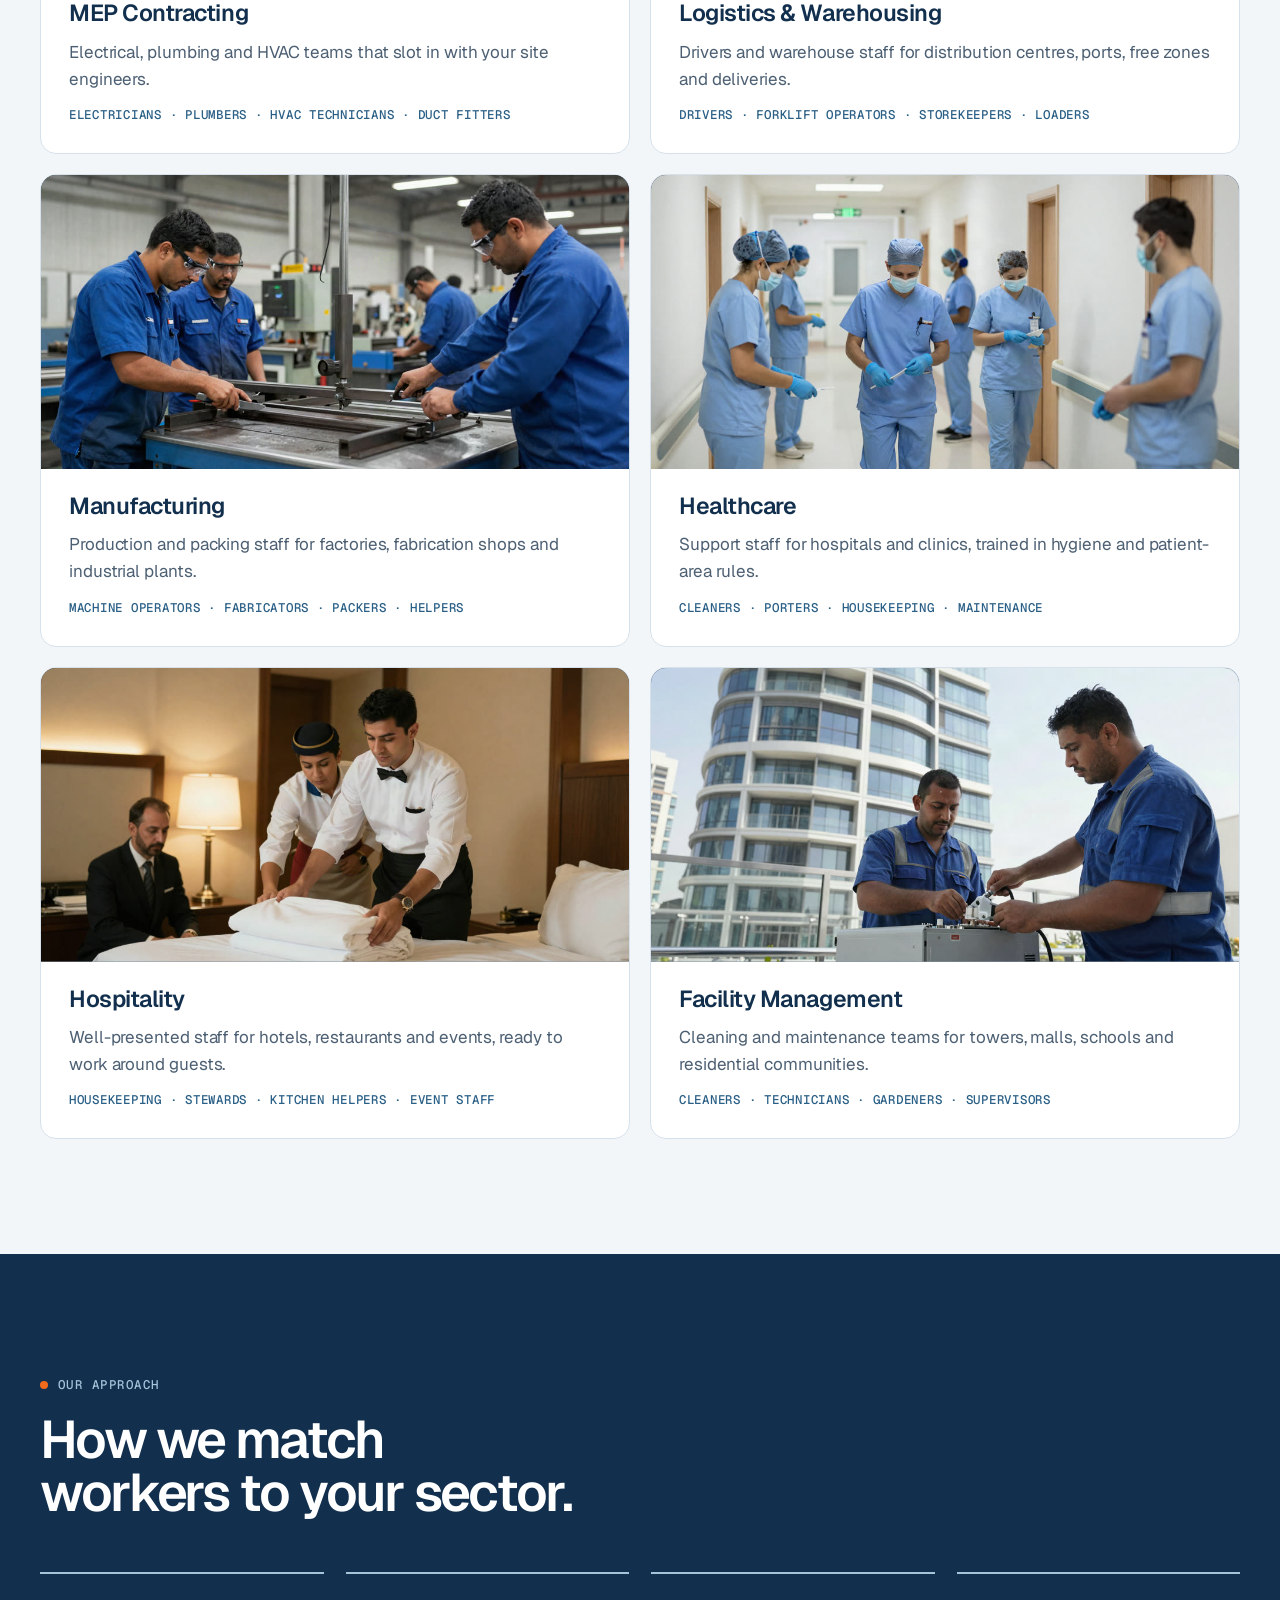
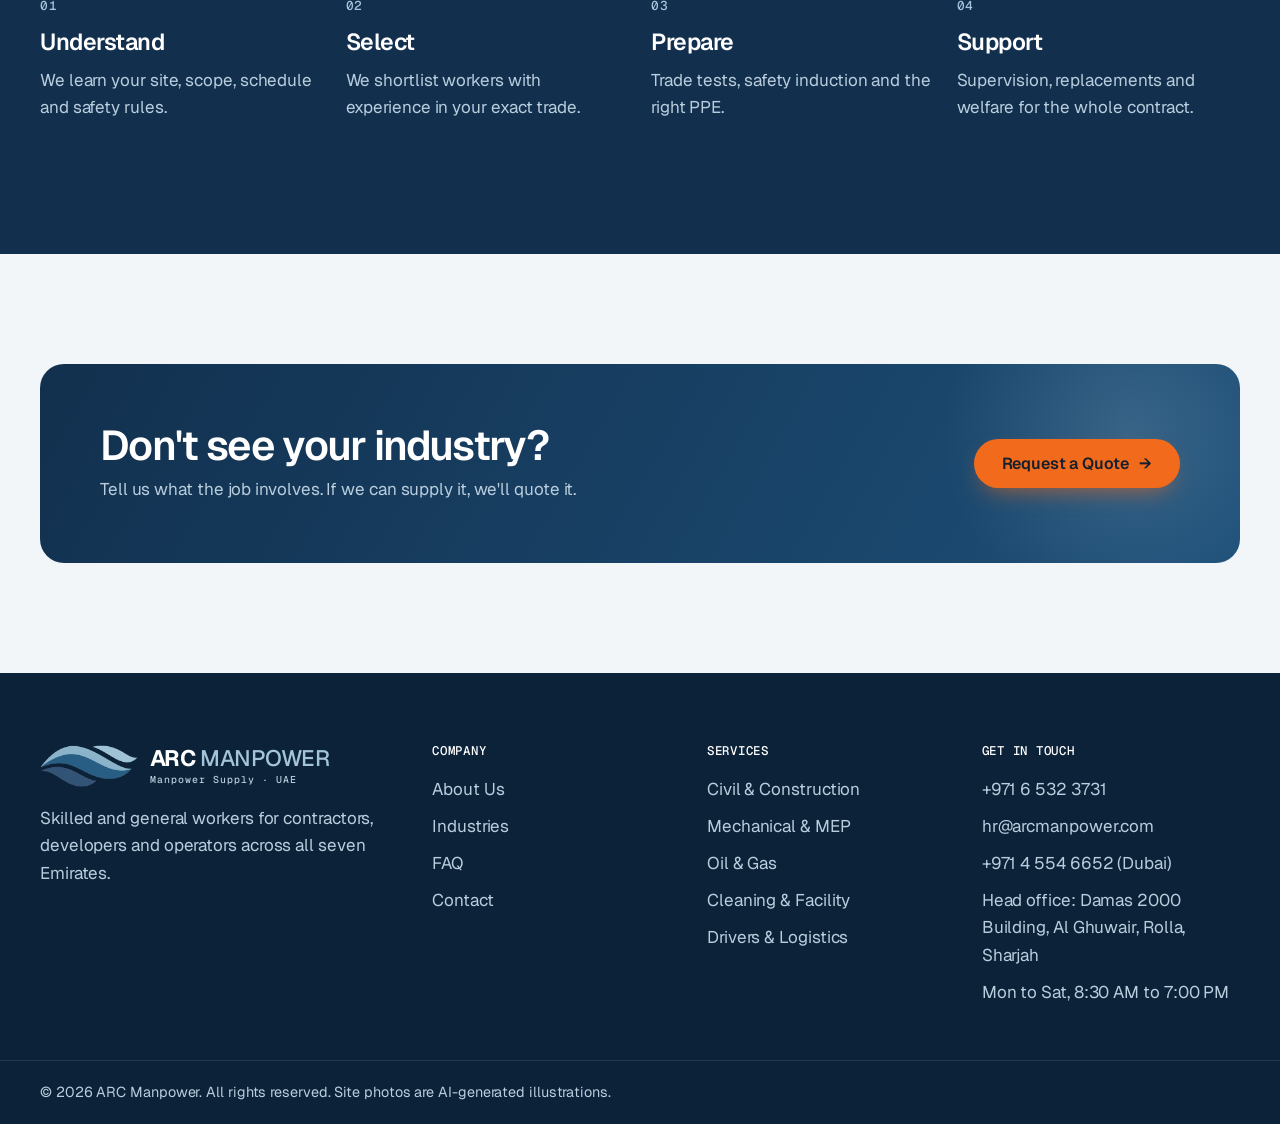
<file: industries.html>
<!DOCTYPE html>
<html lang="en">
<head>
  <meta charset="UTF-8" />
  <meta name="viewport" content="width=device-width, initial-scale=1.0" />
  <title>Industries We Serve | ARC Manpower</title>
  <meta name="description" content="ARC Manpower supplies trained crews to construction, oil and gas, MEP, logistics, manufacturing, healthcare, hospitality and facility management in the UAE." />
  <meta name="theme-color" content="#12304e" />
  <link rel="icon" href="data:image/svg+xml,%3Csvg xmlns='http://www.w3.org/2000/svg' viewBox='0 0 64 64'%3E%3Cpath d='M4 34C14 18 30 14 42 22c6 4 12 8 18 8-8 6-18 4-26-1C24 24 14 26 4 34z' fill='%232f6690'/%3E%3Cpath d='M6 40c10-6 20-4 26 2 3 3 5 6 7 7-9 3-18 0-24-4-3-2-6-4-9-5z' fill='%23375582'/%3E%3Cpath d='M34 14c8-1 16 2 26 8-6 3-13 1-18-2z' fill='%239fc1d8'/%3E%3C/svg%3E" />
  <meta property="og:title" content="Industries We Serve | ARC Manpower" />
  <meta property="og:description" content="ARC Manpower supplies trained crews to construction, oil and gas, MEP, logistics, manufacturing, healthcare, hospitality and facility management in the UAE." />
  <meta property="og:type" content="website" />
  <meta property="og:url" content="https://arcmanpowernew.vercel.app/industries.html" />
  <link rel="canonical" href="https://arcmanpowernew.vercel.app/industries.html" />
  <meta property="og:image" content="https://arcmanpowernew.vercel.app/assets/photos/banner-about.jpg" />
  <meta name="twitter:card" content="summary_large_image" />
  <link rel="preconnect" href="https://fonts.googleapis.com" />
  <link rel="preconnect" href="https://fonts.gstatic.com" crossorigin />
  <link href="https://fonts.googleapis.com/css2?family=Geist:wght@400;500;600;700&family=Geist+Mono:wght@400;500&display=swap" rel="stylesheet" />
  <link rel="stylesheet" href="styles.css" />
</head>
<body>
  <a class="skip" href="#main">Skip to content</a>
  <div class="env" aria-hidden="true">
    <svg viewBox="0 0 1440 600" preserveAspectRatio="none"><path d="M0 380C240 240 520 220 760 300s500 180 680 60"/><path d="M0 430C260 320 540 300 800 360s460 150 640 40"/><path d="M0 490C300 400 600 400 860 440s420 110 580 20"/></svg>
  </div>

  <div class="topbar">
    <div class="container topbar-inner">
      <div class="topbar-contact">
        <a href="tel:+97165323731">+971 6 532 3731</a>
        <a href="mailto:hr@arcmanpower.com">hr@arcmanpower.com</a>
      </div>
      <div class="topbar-note">Mon to Sat, 8:30 AM to 7:00 PM &middot; All 7 Emirates</div>
    </div>
  </div>

  <header class="header" id="header">
    <div class="container header-inner">
      <a href="index.html" class="brand" aria-label="ARC Manpower home">
        <img src="assets/logo.png" alt="" width="107" height="46" />
        <span class="brand-text"><strong>ARC</strong> MANPOWER<small>Manpower Supply &middot; UAE</small></span>
      </a>
      <nav class="nav" id="nav" aria-label="Main">
        <a href="index.html">Home</a>
        <a href="about.html">About</a>
        <a href="services.html">Services</a>
        <a href="industries.html">Industries</a>
        <a href="contact.html">Contact</a>
        <a href="contact.html#quote" class="btn btn-accent">Request a Quote</a>
      </nav>
      <button class="menu-toggle" id="menuToggle" aria-label="Menu" aria-expanded="false" aria-controls="nav"><span></span><span></span><span></span></button>
    </div>
  </header>

  <main id="main" tabindex="-1">
    <section class="page-hero">
      <div class="page-hero-bg"><img src="assets/photos/banner-industries.jpg" alt="Tower cranes over Dubai skyscrapers at dusk" fetchpriority="high" decoding="async" /></div>
      <div class="container page-hero-inner">
        <div class="rv">
          <span class="kicker">Industries</span>
          <h1>The right crew for every sector.</h1>
          <p class="lede">Each industry has its own skills, permits and site rules. We prepare our workers for yours.</p>
          <div class="crumbs"><a href="index.html">Home</a><span>/</span><span>Industries</span></div>
        </div>
      </div>
    </section>
    <div class="stripe" aria-hidden="true"></div>

    <section class="section">
      <div class="container">
        <div class="ind-cards stagger">
          <div class="ind-card" id="construction"><div class="ind-img"><img src="assets/photos/ind-construction.jpg" alt="Construction crew at a morning safety briefing" loading="lazy" decoding="async" /></div><div><h3>Construction</h3><p>Crews for high-rise, villa, infrastructure and road projects, foundations through finishing.</p><p class="roles">Masons &middot; Steel Fixers &middot; Carpenters &middot; Scaffolders</p></div></div>
          <div class="ind-card" id="oil-gas"><div class="ind-img"><img src="assets/photos/ind-oil-gas.jpg" alt="Workers checking valves at a desert oil site" loading="lazy" decoding="async" /></div><div><h3>Oil &amp; Gas</h3><p>Safety-certified crews for plant maintenance, shutdowns and onshore or offshore work.</p><p class="roles">Riggers &middot; Welders &middot; Fire Watchers &middot; HSE Officers</p></div></div>
          <div class="ind-card" id="mep"><div class="ind-img"><img src="assets/photos/ind-mep.jpg" alt="MEP engineers reviewing plans under ceiling services" loading="lazy" decoding="async" /></div><div><h3>MEP Contracting</h3><p>Electrical, plumbing and HVAC teams that slot in with your site engineers.</p><p class="roles">Electricians &middot; Plumbers &middot; HVAC Technicians &middot; Duct Fitters</p></div></div>
          <div class="ind-card" id="logistics"><div class="ind-img"><img src="assets/photos/ind-logistics.jpg" alt="Forklift and warehouse staff moving pallets" loading="lazy" decoding="async" /></div><div><h3>Logistics &amp; Warehousing</h3><p>Drivers and warehouse staff for distribution centres, ports, free zones and deliveries.</p><p class="roles">Drivers &middot; Forklift Operators &middot; Storekeepers &middot; Loaders</p></div></div>
          <div class="ind-card" id="manufacturing"><div class="ind-img"><img src="assets/photos/ind-manufacturing.jpg" alt="Factory workers operating fabrication machinery" loading="lazy" decoding="async" /></div><div><h3>Manufacturing</h3><p>Production and packing staff for factories, fabrication shops and industrial plants.</p><p class="roles">Machine Operators &middot; Fabricators &middot; Packers &middot; Helpers</p></div></div>
          <div class="ind-card" id="healthcare"><div class="ind-img"><img src="assets/photos/ind-healthcare.jpg" alt="Hospital staff in a clean corridor" loading="lazy" decoding="async" /></div><div><h3>Healthcare</h3><p>Support staff for hospitals and clinics, trained in hygiene and patient-area rules.</p><p class="roles">Cleaners &middot; Porters &middot; Housekeeping &middot; Maintenance</p></div></div>
          <div class="ind-card" id="hospitality"><div class="ind-img"><img src="assets/photos/ind-hospitality.jpg" alt="Hotel staff preparing a guest room" loading="lazy" decoding="async" /></div><div><h3>Hospitality</h3><p>Well-presented staff for hotels, restaurants and events, ready to work around guests.</p><p class="roles">Housekeeping &middot; Stewards &middot; Kitchen Helpers &middot; Event Staff</p></div></div>
          <div class="ind-card" id="facility"><div class="ind-img"><img src="assets/photos/ind-facility.jpg" alt="Maintenance technicians servicing equipment" loading="lazy" decoding="async" /></div><div><h3>Facility Management</h3><p>Cleaning and maintenance teams for towers, malls, schools and residential communities.</p><p class="roles">Cleaners &middot; Technicians &middot; Gardeners &middot; Supervisors</p></div></div>
        </div>
      </div>
    </section>

    <section class="section dark">
      <div class="container">
        <div class="head rv">
          <span class="kicker">Our approach</span>
          <h2>How we match workers to your sector.</h2>
        </div>
        <div class="approach stagger">
          <div><h3>Understand</h3><p>We learn your site, scope, schedule and safety rules.</p></div>
          <div><h3>Select</h3><p>We shortlist workers with experience in your exact trade.</p></div>
          <div><h3>Prepare</h3><p>Trade tests, safety induction and the right PPE.</p></div>
          <div><h3>Support</h3><p>Supervision, replacements and welfare for the whole contract.</p></div>
        </div>
      </div>
    </section>

    <section class="cta" data-live style="padding-top:clamp(72px,9vw,110px)">
      <div class="container">
        <div class="cta-box rv">
          <span class="glow" aria-hidden="true"></span>
          <div>
            <h2>Don't see your industry?</h2>
            <p>Tell us what the job involves. If we can supply it, we'll quote it.</p>
          </div>
          <a href="contact.html#quote" class="btn btn-accent">Request a Quote <span class="arrow">&rarr;</span></a>
        </div>
      </div>
    </section>
  </main>

  <footer class="footer">
    <div class="container footer-grid">
      <div>
        <a href="index.html" class="brand">
          <img src="assets/logo.png" alt="" width="98" height="42" />
          <span class="brand-text"><strong>ARC</strong> MANPOWER<small>Manpower Supply &middot; UAE</small></span>
        </a>
        <p>Skilled and general workers for contractors, developers and operators across all seven Emirates.</p>
      </div>
      <div>
        <h4>Company</h4>
        <ul>
          <li><a href="about.html">About Us</a></li>
          <li><a href="industries.html">Industries</a></li>
          <li><a href="contact.html#faq">FAQ</a></li>
          <li><a href="contact.html">Contact</a></li>
        </ul>
      </div>
      <div>
        <h4>Services</h4>
        <ul>
          <li><a href="services.html#civil">Civil &amp; Construction</a></li>
          <li><a href="services.html#mep">Mechanical &amp; MEP</a></li>
          <li><a href="services.html#oil-gas">Oil &amp; Gas</a></li>
          <li><a href="services.html#cleaning">Cleaning &amp; Facility</a></li>
          <li><a href="services.html#logistics">Drivers &amp; Logistics</a></li>
        </ul>
      </div>
      <div>
        <h4>Get in Touch</h4>
        <ul>
          <li><a href="tel:+97165323731">+971 6 532 3731</a></li>
          <li><a href="mailto:hr@arcmanpower.com">hr@arcmanpower.com</a></li>
          <li><a href="tel:+97145546652">+971 4 554 6652</a> (Dubai)</li>
          <li>Head office: Damas 2000 Building, Al Ghuwair, Rolla, Sharjah</li>
          <li>Mon to Sat, 8:30 AM to 7:00 PM</li>
        </ul>
      </div>
    </div>
    <div class="footer-bottom">
      <div class="container">&copy; <span id="year"></span> ARC Manpower. All rights reserved. Site photos are AI-generated illustrations.</div>
    </div>
  </footer>

  <a href="https://wa.me/97165323731" class="float-wa" target="_blank" rel="noopener" aria-label="Chat on WhatsApp"><svg viewBox="0 0 24 24" aria-hidden="true"><path d="M17.5 14.4c-.3-.1-1.7-.8-2-.9-.3-.1-.5-.1-.7.1l-.9 1.1c-.2.2-.3.2-.6.1a8 8 0 0 1-4-3.5c-.3-.5.3-.5.9-1.6.1-.2 0-.4 0-.5l-.9-2.2c-.2-.6-.5-.5-.7-.5h-.6a1.1 1.1 0 0 0-.8.4 3.4 3.4 0 0 0-1 2.5 5.9 5.9 0 0 0 1.2 3.1 13.5 13.5 0 0 0 5.2 4.6c1.9.8 2.7.9 3.6.7a3.1 3.1 0 0 0 2-1.4 2.5 2.5 0 0 0 .2-1.4c-.1-.2-.3-.3-.6-.4zM12 2a10 10 0 0 0-8.6 15l-1.4 5 5.2-1.4A10 10 0 1 0 12 2z"/></svg></a>

  <script src="script.js"></script>
</body>
</html>
</file>
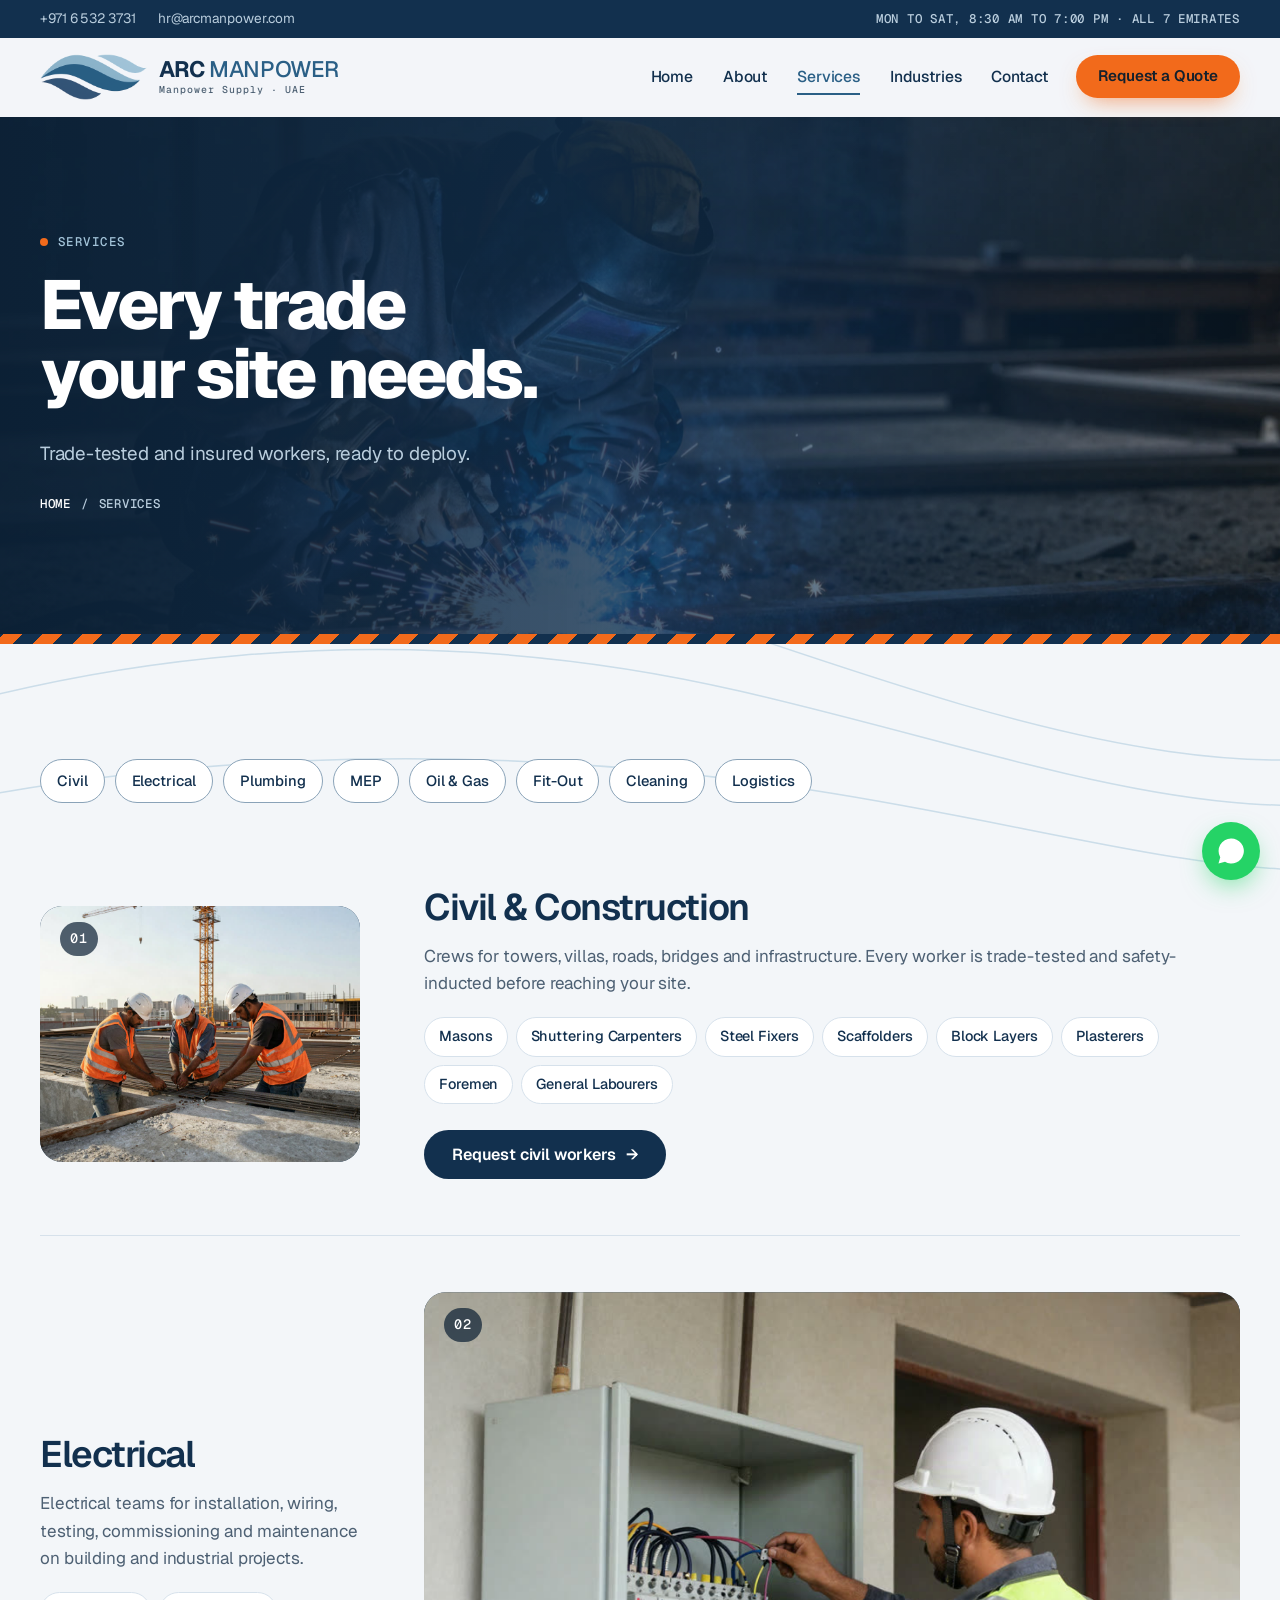
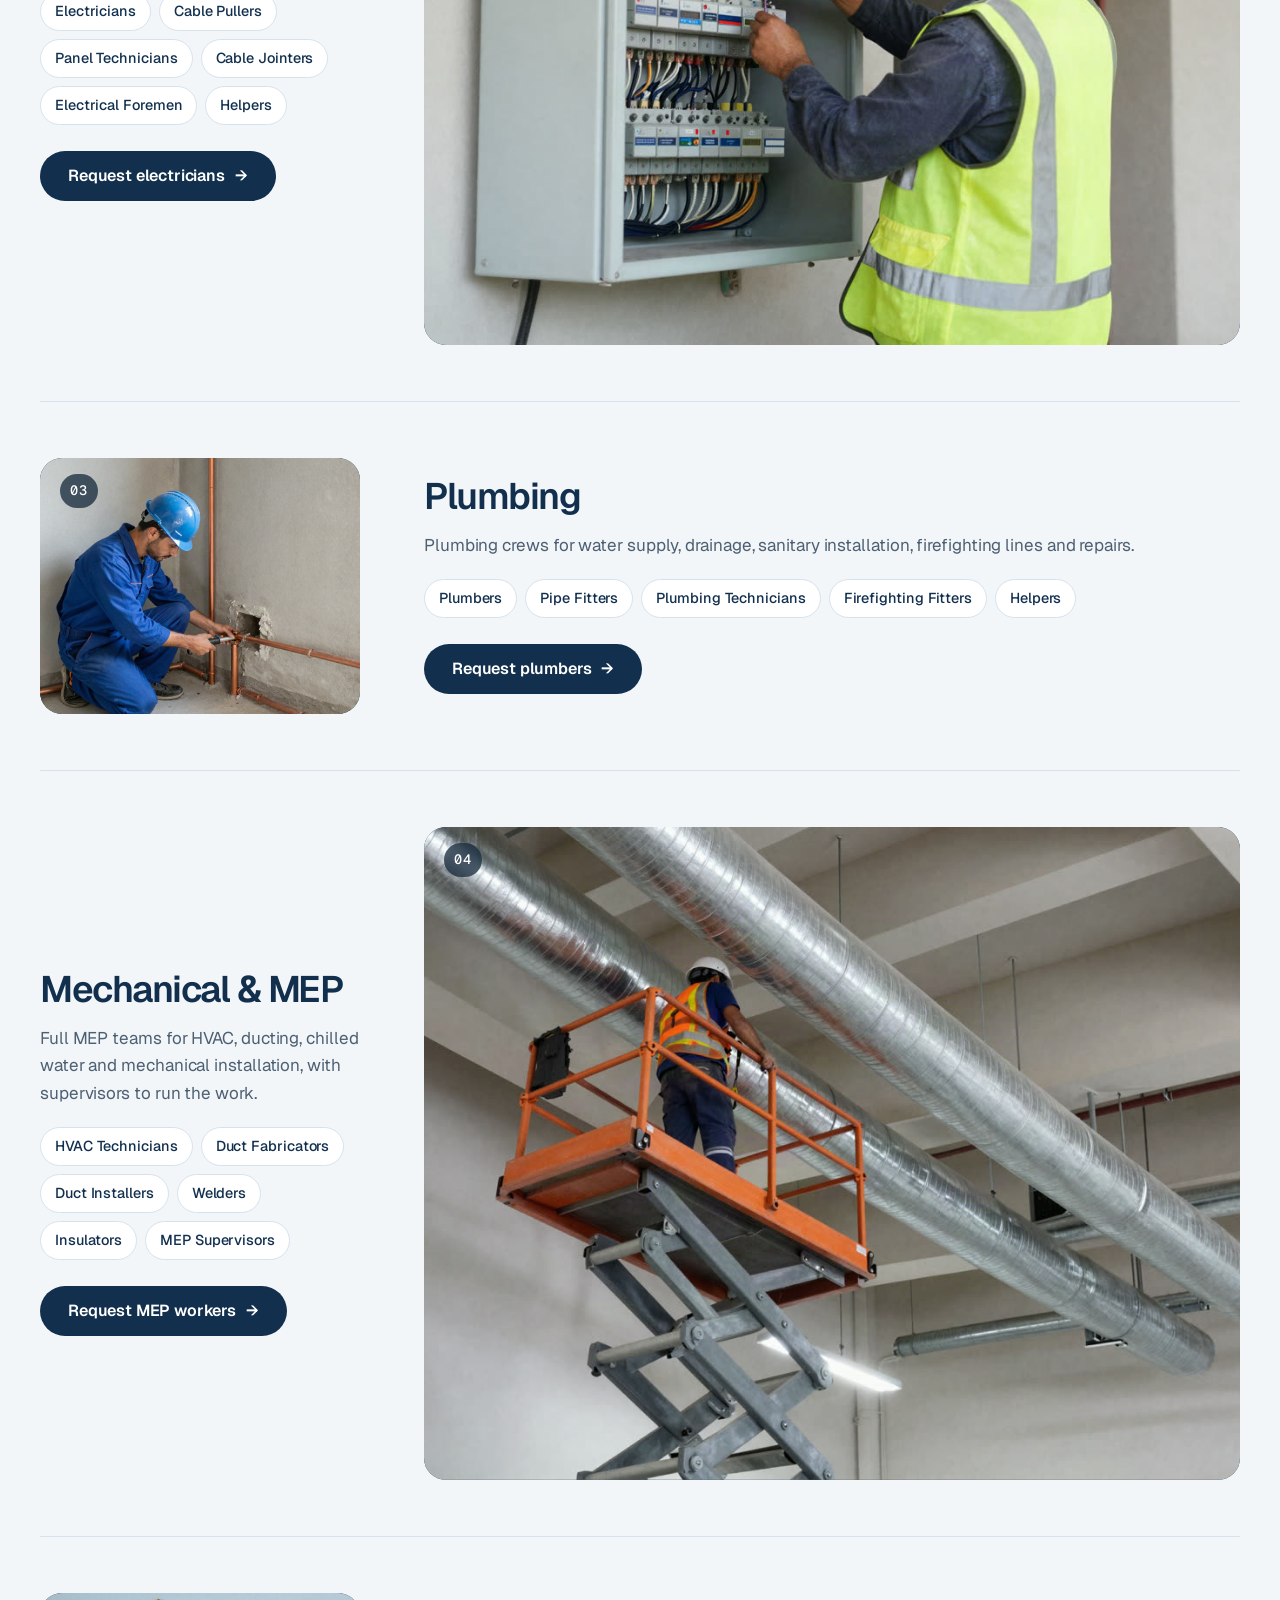
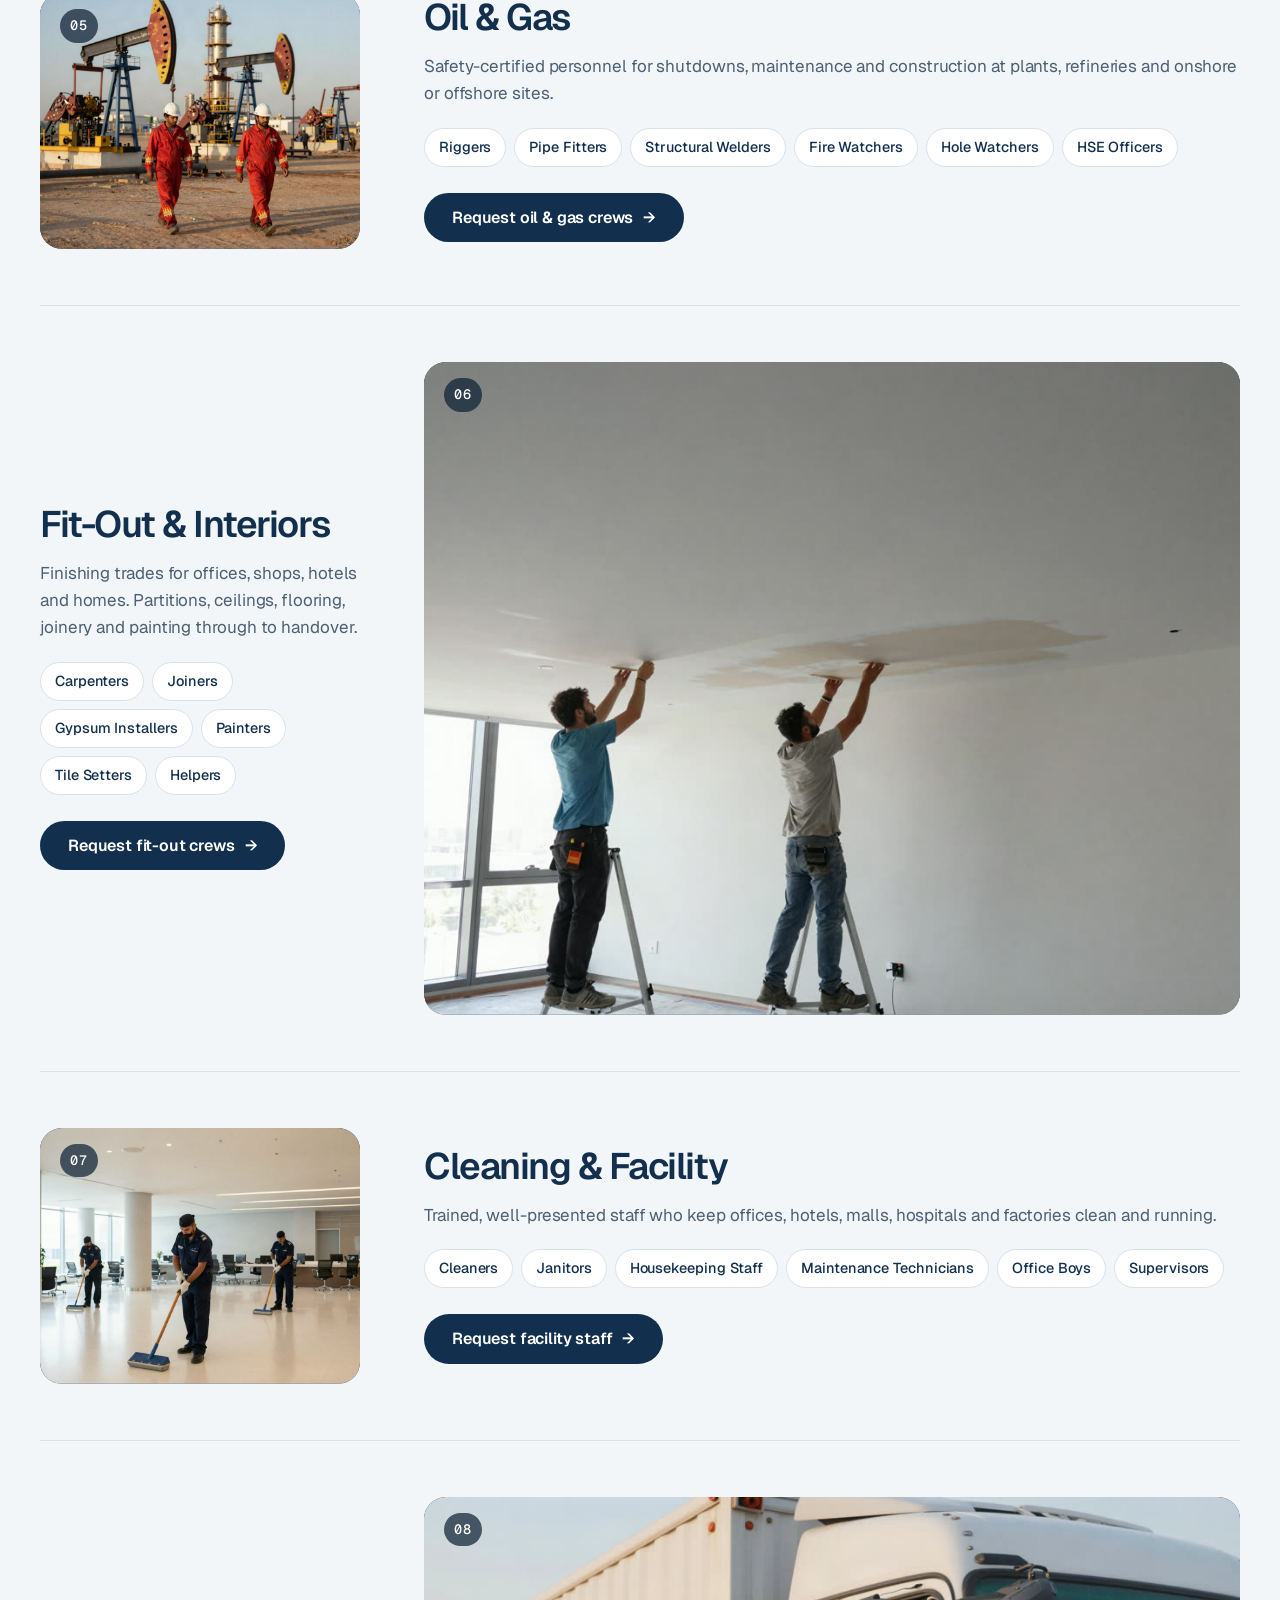
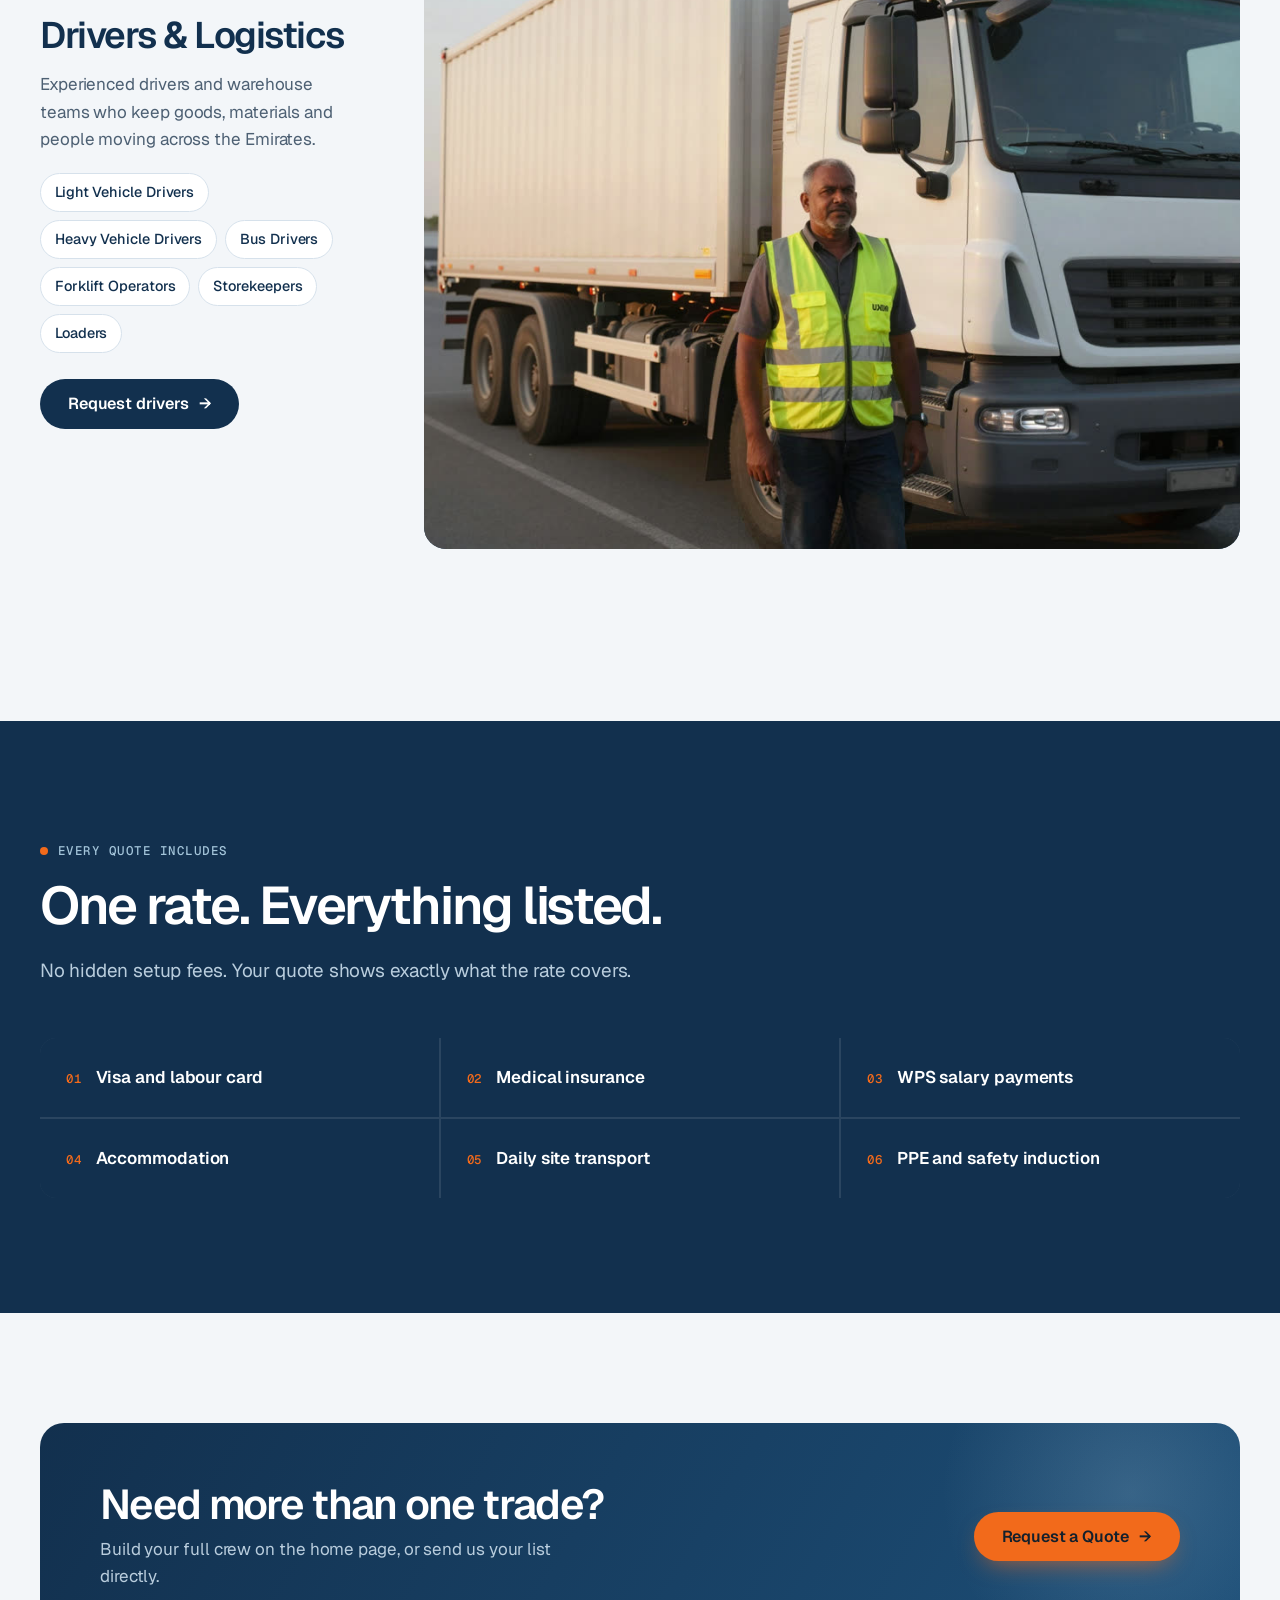
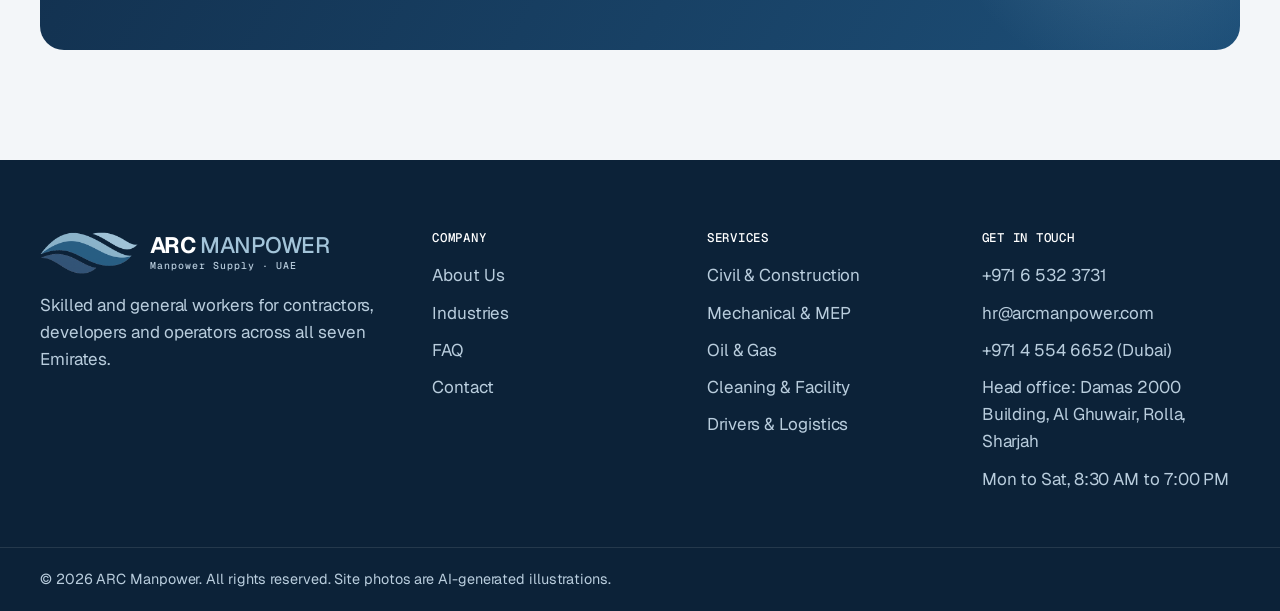
<file: services.html>
<!DOCTYPE html>
<html lang="en">
<head>
  <meta charset="UTF-8" />
  <meta name="viewport" content="width=device-width, initial-scale=1.0" />
  <title>Manpower Services | ARC Manpower</title>
  <meta name="description" content="Civil, electrical, plumbing, MEP, oil and gas, fit-out, cleaning and logistics manpower supply across the UAE, with itemised quotes." />
  <meta name="theme-color" content="#12304e" />
  <link rel="icon" href="data:image/svg+xml,%3Csvg xmlns='http://www.w3.org/2000/svg' viewBox='0 0 64 64'%3E%3Cpath d='M4 34C14 18 30 14 42 22c6 4 12 8 18 8-8 6-18 4-26-1C24 24 14 26 4 34z' fill='%232f6690'/%3E%3Cpath d='M6 40c10-6 20-4 26 2 3 3 5 6 7 7-9 3-18 0-24-4-3-2-6-4-9-5z' fill='%23375582'/%3E%3Cpath d='M34 14c8-1 16 2 26 8-6 3-13 1-18-2z' fill='%239fc1d8'/%3E%3C/svg%3E" />
  <meta property="og:title" content="Manpower Services | ARC Manpower" />
  <meta property="og:description" content="Civil, electrical, plumbing, MEP, oil and gas, fit-out, cleaning and logistics manpower supply across the UAE, with itemised quotes." />
  <meta property="og:type" content="website" />
  <meta property="og:url" content="https://arcmanpowernew.vercel.app/services.html" />
  <link rel="canonical" href="https://arcmanpowernew.vercel.app/services.html" />
  <meta property="og:image" content="https://arcmanpowernew.vercel.app/assets/photos/banner-about.jpg" />
  <meta name="twitter:card" content="summary_large_image" />
  <link rel="preconnect" href="https://fonts.googleapis.com" />
  <link rel="preconnect" href="https://fonts.gstatic.com" crossorigin />
  <link href="https://fonts.googleapis.com/css2?family=Geist:wght@400;500;600;700&family=Geist+Mono:wght@400;500&display=swap" rel="stylesheet" />
  <link rel="stylesheet" href="styles.css" />
</head>
<body>
  <a class="skip" href="#main">Skip to content</a>
  <div class="env" aria-hidden="true">
    <svg viewBox="0 0 1440 600" preserveAspectRatio="none"><path d="M0 380C240 240 520 220 760 300s500 180 680 60"/><path d="M0 430C260 320 540 300 800 360s460 150 640 40"/><path d="M0 490C300 400 600 400 860 440s420 110 580 20"/></svg>
  </div>

  <div class="topbar">
    <div class="container topbar-inner">
      <div class="topbar-contact">
        <a href="tel:+97165323731">+971 6 532 3731</a>
        <a href="mailto:hr@arcmanpower.com">hr@arcmanpower.com</a>
      </div>
      <div class="topbar-note">Mon to Sat, 8:30 AM to 7:00 PM &middot; All 7 Emirates</div>
    </div>
  </div>

  <header class="header" id="header">
    <div class="container header-inner">
      <a href="index.html" class="brand" aria-label="ARC Manpower home">
        <img src="assets/logo.png" alt="" width="107" height="46" />
        <span class="brand-text"><strong>ARC</strong> MANPOWER<small>Manpower Supply &middot; UAE</small></span>
      </a>
      <nav class="nav" id="nav" aria-label="Main">
        <a href="index.html">Home</a>
        <a href="about.html">About</a>
        <a href="services.html">Services</a>
        <a href="industries.html">Industries</a>
        <a href="contact.html">Contact</a>
        <a href="contact.html#quote" class="btn btn-accent">Request a Quote</a>
      </nav>
      <button class="menu-toggle" id="menuToggle" aria-label="Menu" aria-expanded="false" aria-controls="nav"><span></span><span></span><span></span></button>
    </div>
  </header>

  <main id="main" tabindex="-1">
    <section class="page-hero">
      <div class="page-hero-bg"><img src="assets/photos/banner-services.jpg" alt="Welder working with sparks flying" fetchpriority="high" decoding="async" /></div>
      <div class="container page-hero-inner">
        <div class="rv">
          <span class="kicker">Services</span>
          <h1>Every trade your site needs.</h1>
          <p class="lede">Trade-tested and insured workers, ready to deploy.</p>
          <div class="crumbs"><a href="index.html">Home</a><span>/</span><span>Services</span></div>
        </div>
      </div>
    </section>
    <div class="stripe" aria-hidden="true"></div>

    <section class="section" style="padding-bottom:0">
      <div class="container">
        <nav class="jump rv" aria-label="Jump to a service">
          <a href="#civil">Civil</a><a href="#electrical">Electrical</a><a href="#plumbing">Plumbing</a><a href="#mep">MEP</a><a href="#oil-gas">Oil &amp; Gas</a><a href="#fit-out">Fit-Out</a><a href="#cleaning">Cleaning</a><a href="#logistics">Logistics</a>
        </nav>
      </div>
    </section>

    <section class="section" style="padding-top:30px">
      <div class="container">
        <article class="sd rv" id="civil">
          <div class="sd-panel"><span class="no">01</span><img src="assets/photos/svc-civil.jpg" alt="Steel fixers tying rebar on a concrete slab" loading="lazy" decoding="async" /></div>
          <div>
            <h2>Civil &amp; Construction</h2>
            <p>Crews for towers, villas, roads, bridges and infrastructure. Every worker is trade-tested and safety-inducted before reaching your site.</p>
            <ul class="chips"><li>Masons</li><li>Shuttering Carpenters</li><li>Steel Fixers</li><li>Scaffolders</li><li>Block Layers</li><li>Plasterers</li><li>Foremen</li><li>General Labourers</li></ul>
            <a href="contact.html#quote" class="btn btn-solid">Request civil workers <span class="arrow">&rarr;</span></a>
          </div>
        </article>
        <article class="sd rv" id="electrical">
          <div class="sd-panel"><span class="no">02</span><img src="assets/photos/svc-electrical.jpg" alt="Electrician wiring a distribution panel" loading="lazy" decoding="async" /></div>
          <div>
            <h2>Electrical</h2>
            <p>Electrical teams for installation, wiring, testing, commissioning and maintenance on building and industrial projects.</p>
            <ul class="chips"><li>Electricians</li><li>Cable Pullers</li><li>Panel Technicians</li><li>Cable Jointers</li><li>Electrical Foremen</li><li>Helpers</li></ul>
            <a href="contact.html#quote" class="btn btn-solid">Request electricians <span class="arrow">&rarr;</span></a>
          </div>
        </article>
        <article class="sd rv" id="plumbing">
          <div class="sd-panel"><span class="no">03</span><img src="assets/photos/svc-plumbing.jpg" alt="Plumber fitting copper water pipes" loading="lazy" decoding="async" /></div>
          <div>
            <h2>Plumbing</h2>
            <p>Plumbing crews for water supply, drainage, sanitary installation, firefighting lines and repairs.</p>
            <ul class="chips"><li>Plumbers</li><li>Pipe Fitters</li><li>Plumbing Technicians</li><li>Firefighting Fitters</li><li>Helpers</li></ul>
            <a href="contact.html#quote" class="btn btn-solid">Request plumbers <span class="arrow">&rarr;</span></a>
          </div>
        </article>
        <article class="sd rv" id="mep">
          <div class="sd-panel"><span class="no">04</span><img src="assets/photos/svc-mep.jpg" alt="Technician on a scissor lift installing ductwork" loading="lazy" decoding="async" /></div>
          <div>
            <h2>Mechanical &amp; MEP</h2>
            <p>Full MEP teams for HVAC, ducting, chilled water and mechanical installation, with supervisors to run the work.</p>
            <ul class="chips"><li>HVAC Technicians</li><li>Duct Fabricators</li><li>Duct Installers</li><li>Welders</li><li>Insulators</li><li>MEP Supervisors</li></ul>
            <a href="contact.html#quote" class="btn btn-solid">Request MEP workers <span class="arrow">&rarr;</span></a>
          </div>
        </article>
        <article class="sd rv" id="oil-gas">
          <div class="sd-panel"><span class="no">05</span><img src="assets/photos/svc-oil-gas.jpg" alt="Oil field workers in red coveralls walking past pump jacks" loading="lazy" decoding="async" /></div>
          <div>
            <h2>Oil &amp; Gas</h2>
            <p>Safety-certified personnel for shutdowns, maintenance and construction at plants, refineries and onshore or offshore sites.</p>
            <ul class="chips"><li>Riggers</li><li>Pipe Fitters</li><li>Structural Welders</li><li>Fire Watchers</li><li>Hole Watchers</li><li>HSE Officers</li></ul>
            <a href="contact.html#quote" class="btn btn-solid">Request oil &amp; gas crews <span class="arrow">&rarr;</span></a>
          </div>
        </article>
        <article class="sd rv" id="fit-out">
          <div class="sd-panel"><span class="no">06</span><img src="assets/photos/svc-fit-out.jpg" alt="Fit-out workers installing a ceiling" loading="lazy" decoding="async" /></div>
          <div>
            <h2>Fit-Out &amp; Interiors</h2>
            <p>Finishing trades for offices, shops, hotels and homes. Partitions, ceilings, flooring, joinery and painting through to handover.</p>
            <ul class="chips"><li>Carpenters</li><li>Joiners</li><li>Gypsum Installers</li><li>Painters</li><li>Tile Setters</li><li>Helpers</li></ul>
            <a href="contact.html#quote" class="btn btn-solid">Request fit-out crews <span class="arrow">&rarr;</span></a>
          </div>
        </article>
        <article class="sd rv" id="cleaning">
          <div class="sd-panel"><span class="no">07</span><img src="assets/photos/svc-cleaning.jpg" alt="Cleaning staff mopping an office floor" loading="lazy" decoding="async" /></div>
          <div>
            <h2>Cleaning &amp; Facility</h2>
            <p>Trained, well-presented staff who keep offices, hotels, malls, hospitals and factories clean and running.</p>
            <ul class="chips"><li>Cleaners</li><li>Janitors</li><li>Housekeeping Staff</li><li>Maintenance Technicians</li><li>Office Boys</li><li>Supervisors</li></ul>
            <a href="contact.html#quote" class="btn btn-solid">Request facility staff <span class="arrow">&rarr;</span></a>
          </div>
        </article>
        <article class="sd rv" id="logistics">
          <div class="sd-panel"><span class="no">08</span><img src="assets/photos/svc-logistics.jpg" alt="Driver standing beside a white truck" loading="lazy" decoding="async" /></div>
          <div>
            <h2>Drivers &amp; Logistics</h2>
            <p>Experienced drivers and warehouse teams who keep goods, materials and people moving across the Emirates.</p>
            <ul class="chips"><li>Light Vehicle Drivers</li><li>Heavy Vehicle Drivers</li><li>Bus Drivers</li><li>Forklift Operators</li><li>Storekeepers</li><li>Loaders</li></ul>
            <a href="contact.html#quote" class="btn btn-solid">Request drivers <span class="arrow">&rarr;</span></a>
          </div>
        </article>
      </div>
    </section>

    <section class="section dark">
      <div class="container">
        <div class="head rv">
          <span class="kicker">Every quote includes</span>
          <h2>One rate. Everything listed.</h2>
          <p class="lede">No hidden setup fees. Your quote shows exactly what the rate covers.</p>
        </div>
        <div class="includes stagger">
          <div><span>01</span><p>Visa and labour card</p></div>
          <div><span>02</span><p>Medical insurance</p></div>
          <div><span>03</span><p>WPS salary payments</p></div>
          <div><span>04</span><p>Accommodation</p></div>
          <div><span>05</span><p>Daily site transport</p></div>
          <div><span>06</span><p>PPE and safety induction</p></div>
        </div>
      </div>
    </section>

    <section class="cta" data-live style="padding-top:clamp(72px,9vw,110px)">
      <div class="container">
        <div class="cta-box rv">
          <span class="glow" aria-hidden="true"></span>
          <div>
            <h2>Need more than one trade?</h2>
            <p>Build your full crew on the home page, or send us your list directly.</p>
          </div>
          <a href="contact.html#quote" class="btn btn-accent">Request a Quote <span class="arrow">&rarr;</span></a>
        </div>
      </div>
    </section>
  </main>

  <footer class="footer">
    <div class="container footer-grid">
      <div>
        <a href="index.html" class="brand">
          <img src="assets/logo.png" alt="" width="98" height="42" />
          <span class="brand-text"><strong>ARC</strong> MANPOWER<small>Manpower Supply &middot; UAE</small></span>
        </a>
        <p>Skilled and general workers for contractors, developers and operators across all seven Emirates.</p>
      </div>
      <div>
        <h4>Company</h4>
        <ul>
          <li><a href="about.html">About Us</a></li>
          <li><a href="industries.html">Industries</a></li>
          <li><a href="contact.html#faq">FAQ</a></li>
          <li><a href="contact.html">Contact</a></li>
        </ul>
      </div>
      <div>
        <h4>Services</h4>
        <ul>
          <li><a href="services.html#civil">Civil &amp; Construction</a></li>
          <li><a href="services.html#mep">Mechanical &amp; MEP</a></li>
          <li><a href="services.html#oil-gas">Oil &amp; Gas</a></li>
          <li><a href="services.html#cleaning">Cleaning &amp; Facility</a></li>
          <li><a href="services.html#logistics">Drivers &amp; Logistics</a></li>
        </ul>
      </div>
      <div>
        <h4>Get in Touch</h4>
        <ul>
          <li><a href="tel:+97165323731">+971 6 532 3731</a></li>
          <li><a href="mailto:hr@arcmanpower.com">hr@arcmanpower.com</a></li>
          <li><a href="tel:+97145546652">+971 4 554 6652</a> (Dubai)</li>
          <li>Head office: Damas 2000 Building, Al Ghuwair, Rolla, Sharjah</li>
          <li>Mon to Sat, 8:30 AM to 7:00 PM</li>
        </ul>
      </div>
    </div>
    <div class="footer-bottom">
      <div class="container">&copy; <span id="year"></span> ARC Manpower. All rights reserved. Site photos are AI-generated illustrations.</div>
    </div>
  </footer>

  <a href="https://wa.me/97165323731" class="float-wa" target="_blank" rel="noopener" aria-label="Chat on WhatsApp"><svg viewBox="0 0 24 24" aria-hidden="true"><path d="M17.5 14.4c-.3-.1-1.7-.8-2-.9-.3-.1-.5-.1-.7.1l-.9 1.1c-.2.2-.3.2-.6.1a8 8 0 0 1-4-3.5c-.3-.5.3-.5.9-1.6.1-.2 0-.4 0-.5l-.9-2.2c-.2-.6-.5-.5-.7-.5h-.6a1.1 1.1 0 0 0-.8.4 3.4 3.4 0 0 0-1 2.5 5.9 5.9 0 0 0 1.2 3.1 13.5 13.5 0 0 0 5.2 4.6c1.9.8 2.7.9 3.6.7a3.1 3.1 0 0 0 2-1.4 2.5 2.5 0 0 0 .2-1.4c-.1-.2-.3-.3-.6-.4zM12 2a10 10 0 0 0-8.6 15l-1.4 5 5.2-1.4A10 10 0 1 0 12 2z"/></svg></a>

  <script src="script.js"></script>
</body>
</html>
</file>
<file: styles.css>
/* ARC Manpower: "Ready." design system. Colours from the logo, hi-vis orange for the call to action only. */
:root {
  --canvas: #f3f6f9;
  --panel: #ffffff;
  --navy: #12304e;
  --navy-2: #1f3a5a;
  --primary: #2a5f86;
  --mist: #8fb3cb;
  --sky: #a3c4d9;
  --line: #d6e1eb;
  --line-strong: #8aa3b8;
  --accent: #f26a1b;
  --accent-hover: #ff7f36;
  --accent-ink: #14202c;
  --text: #18293d;
  --muted: #4d6073;
  --on-dark: #eef4f9;
  --on-dark-muted: #b9cddd;
  --radius: 16px;
  --shadow: 0 18px 40px -18px rgba(18, 48, 78, .35);
  --ease-out: cubic-bezier(.22, 1, .36, 1);
  --ease-in-out: cubic-bezier(.65, 0, .35, 1);
  --font-display: "Barlow Condensed", "Arial Narrow", sans-serif;
  --font-body: "Barlow", "Segoe UI", sans-serif;
  --font-label: "Barlow Condensed", "Arial Narrow", sans-serif;
  --stripe: repeating-linear-gradient(-45deg, var(--accent) 0 14px, var(--navy) 14px 28px);
}

*, *::before, *::after { box-sizing: border-box; }
html { scroll-behavior: smooth; scroll-padding-top: 96px; overflow-x: hidden; overflow-x: clip; }
body {
  margin: 0; font-family: var(--font-body); font-size: 1.0625rem; line-height: 1.65;
  color: var(--text); background: var(--canvas); overflow-x: hidden; overflow-x: clip;
  animation: page-in .6s var(--ease-out) both;
}
@keyframes page-in { from { opacity: 0; } }
img { max-width: 100%; display: block; }
a { color: inherit; text-decoration: none; }
svg { fill: currentColor; }
h1, h2, h3, h4 { font-family: var(--font-display); color: var(--navy); line-height: 1; margin: 0 0 .45em; }
h1, h2 { text-transform: uppercase; font-weight: 800; letter-spacing: .005em; line-height: .94; }
h2 { font-size: clamp(2.5rem, 5.2vw, 4rem); }
h3 { font-size: 1.45rem; font-weight: 700; letter-spacing: .01em; }
p { margin: 0 0 1em; }
:focus-visible { outline: 3px solid var(--accent); outline-offset: 3px; border-radius: 6px; }

.container { width: min(1200px, 100% - 32px); margin-inline: auto; }
.section { padding: clamp(72px, 9vw, 120px) 0; position: relative; }
.dark { background: var(--navy); color: var(--on-dark); }
.dark h2, .dark h3 { color: #fff; }
.dark p { color: var(--on-dark-muted); }
.skip { position: absolute; left: 16px; top: -60px; z-index: 300; background: var(--accent); color: var(--accent-ink); padding: 10px 16px; border-radius: 8px; font-weight: 700; }
.skip:focus { top: 12px; }

/* The fixed environment layer: slow drifting logo waves behind the whole site */
.env { position: fixed; inset: 0; z-index: -1; pointer-events: none; overflow: hidden; }
.env svg { position: absolute; width: 140%; left: -20%; bottom: -10%; opacity: .5; animation: env-drift 80s var(--ease-in-out) infinite alternate; animation-delay: -20s; }
.env path { fill: none; stroke: var(--sky); stroke-width: 1.2; }
@keyframes env-drift { to { transform: translate3d(8%, -6%, 0); } }

/* Mono labels */
.kicker { display: inline-flex; align-items: center; gap: 10px; font-family: var(--font-label); font-size: 1rem; font-weight: 600; letter-spacing: .16em; text-transform: uppercase; color: var(--primary); margin-bottom: 18px; }
.kicker::before { content: ""; width: 30px; height: 6px; background: var(--stripe); background-size: 40px 40px; border-radius: 1px; }
.dark .kicker, .page-hero .kicker, .hero .kicker { color: var(--sky); }
.lede { font-size: 1.15rem; color: var(--muted); max-width: 60ch; }
.dark .lede { color: var(--on-dark-muted); }
.head { max-width: 720px; margin-bottom: 52px; }
.head.center { margin-inline: auto; text-align: center; }
.head.center .kicker { justify-content: center; }
.head.center .lede { margin-inline: auto; }

/* Buttons */
.btn {
  display: inline-flex; align-items: center; justify-content: center; gap: 10px;
  padding: 14px 28px; border-radius: 6px; border: 2px solid transparent; cursor: pointer;
  font-family: var(--font-display); font-weight: 700; font-size: 1.12rem; letter-spacing: .08em; text-transform: uppercase; line-height: 1.1;
  transition: transform .35s var(--ease-out), background-color .25s, color .25s, border-color .25s, box-shadow .35s var(--ease-out);
}
.btn:hover { transform: translateY(-2px); }
.btn-accent { background: var(--accent); color: var(--accent-ink); box-shadow: 0 10px 24px -10px rgba(242, 106, 27, .7); }
.btn-accent:hover { background: var(--accent-hover); }
.btn-solid { background: var(--navy); color: #fff; }
.btn-solid:hover { background: var(--primary); }
.btn-ghost { border-color: rgba(255,255,255,.45); color: #fff; }
.btn-ghost:hover { border-color: #fff; background: rgba(255,255,255,.08); }
.btn-line { border-color: var(--line-strong); color: var(--navy); }
.btn-line:hover { border-color: var(--navy); }
.btn-wa { background: #25d366; color: #0b2d18; }
.btn .arrow { transition: transform .3s var(--ease-out); }
.btn:hover .arrow { transform: translateX(4px); }
.btn-block { width: 100%; }
@media (pointer: coarse) { .btn { min-height: 44px; display: inline-flex; align-items: center; justify-content: center; } }

/* Top bar */
.topbar { background: var(--navy); color: var(--on-dark-muted); font-size: .85rem; }
.topbar-inner { display: flex; justify-content: space-between; align-items: center; gap: 16px; padding: 8px 0; }
.topbar-contact { display: flex; gap: 22px; flex-wrap: wrap; }
.topbar a { display: inline-flex; align-items: center; gap: 7px; transition: color .2s; }
.topbar a:hover { color: #fff; }
.topbar svg { width: 15px; height: 15px; }
.topbar-note { font-family: var(--font-label); font-size: .74rem; letter-spacing: .08em; text-transform: uppercase; }

/* Header */
.header { position: sticky; top: 0; z-index: 100; background: rgba(243, 246, 249, .9); backdrop-filter: blur(12px); border-bottom: 1px solid transparent; transition: border-color .3s, box-shadow .3s; }
.header.scrolled { border-color: var(--line); box-shadow: 0 8px 24px -16px rgba(18,48,78,.3); }
.header-inner { display: flex; align-items: center; justify-content: space-between; height: 78px; }
.brand { display: flex; align-items: center; gap: 12px; }
.brand img { height: 46px; width: auto; }
.brand-text { font-family: var(--font-display); font-weight: 600; font-size: 1.55rem; letter-spacing: .06em; color: var(--primary); line-height: 1.05; white-space: nowrap; }
.brand-text strong { color: var(--navy); font-weight: 800; }
.brand-text small { display: block; font-family: var(--font-label); font-size: .6rem; font-weight: 500; letter-spacing: .16em; color: var(--muted); margin-top: 4px; }
.nav { display: flex; align-items: center; gap: 2px; }
.nav a:not(.btn) { position: relative; font-family: var(--font-display); font-weight: 600; font-size: 1.12rem; letter-spacing: .07em; text-transform: uppercase; color: var(--navy); padding: 10px 14px; white-space: nowrap; }
.nav a:not(.btn)::after { content: ""; position: absolute; left: 14px; right: 14px; bottom: 4px; height: 2px; background: var(--primary); transform: scaleX(0); transform-origin: left; transition: transform .35s var(--ease-out); }
.nav a:not(.btn):hover::after, .nav a.active::after { transform: scaleX(1); }
.nav a.active { color: var(--primary); }
.nav .btn { margin-left: 12px; padding: 12px 20px; font-size: .88rem; }
.menu-toggle { display: none; background: none; border: 0; cursor: pointer; padding: 10px; }
.menu-toggle span { display: block; width: 26px; height: 2.5px; background: var(--navy); margin: 5px 0; border-radius: 2px; transition: transform .3s var(--ease-out), opacity .2s; }
.menu-toggle.open span:nth-child(1) { transform: translateY(7.5px) rotate(45deg); }
.menu-toggle.open span:nth-child(2) { opacity: 0; }
.menu-toggle.open span:nth-child(3) { transform: translateY(-7.5px) rotate(-45deg); }

/* The signature: ARC waves, drawn by hand from the logo */
.waves path { transform-box: fill-box; transform-origin: center; }
.waves .wv { fill-opacity: 0; stroke-width: 1.6; stroke-dasharray: 1600; stroke-dashoffset: 1600; transition: stroke-dashoffset 2.2s var(--ease-in-out), fill-opacity 1.2s var(--ease-out); }
.waves.in .wv { stroke-dashoffset: 0; fill-opacity: 1; }
.waves .wv:nth-child(1) { fill: #9fc1d8; stroke: #9fc1d8; transition-delay: .1s, 1.2s; }
.waves .wv:nth-child(2) { fill: #7fa8c6; stroke: #7fa8c6; transition-delay: .3s, 1.4s; }
.waves .wv:nth-child(3) { fill: #2f6690; stroke: #4a82ad; transition-delay: .5s, 1.6s; }
.waves .wv:nth-child(4) { fill: #375582; stroke: #5a78a5; transition-delay: .7s, 1.8s; }
.live .waves.in .wv { animation: bob 9s var(--ease-in-out) infinite alternate; }
.live .waves.in .wv:nth-child(2) { animation-delay: -3s; }
.live .waves.in .wv:nth-child(3) { animation-delay: -5s; }
.live .waves.in .wv:nth-child(4) { animation-delay: -7s; }
@keyframes bob { to { transform: translate3d(10px, -8px, 0); } }

/* Home hero (the static hero, designed as the destination) */
.hero { position: relative; overflow: hidden; color: #fff; background: radial-gradient(ellipse 70% 80% at 85% 30%, #2d6a96 0%, transparent 60%), linear-gradient(160deg, #0f2a45 0%, var(--navy) 45%, #1c4a72 100%); }
.hero::after { content: ""; position: absolute; inset: auto 0 0 0; height: 120px; background: linear-gradient(to bottom, transparent, rgba(8, 24, 40, .35)); pointer-events: none; }
.hero-inner { position: relative; z-index: 1; display: grid; grid-template-columns: 1.05fr 1fr; align-items: center; gap: 40px; min-height: min(calc(100vh - 118px), 780px); padding: 70px 0 90px; }
.hero h1 { color: #fff; font-size: clamp(2.8rem, 6.6vw, 5.4rem); font-weight: 800; letter-spacing: -.025em; margin-bottom: 24px; }
.hero h1 .soft { color: var(--sky); display: block; }
.hero .lede { color: var(--on-dark-muted); font-size: 1.2rem; max-width: 34ch; }
.hero-actions { display: flex; flex-wrap: wrap; gap: 14px; margin: 34px 0 40px; }
.ready-chips { display: flex; flex-wrap: wrap; gap: 10px; list-style: none; margin: 0; padding: 0; }
.ready-chips li { display: inline-flex; align-items: center; gap: 8px; padding: 8px 14px; border-radius: 999px; background: rgba(255,255,255,.07); border: 1px solid rgba(255,255,255,.16); font-family: var(--font-label); font-size: .76rem; letter-spacing: .06em; text-transform: uppercase; color: var(--on-dark); }
.ready-chips li::before { content: ""; width: 7px; height: 7px; border-radius: 50%; background: #3ddc84; box-shadow: 0 0 0 0 rgba(61,220,132,.6); }
.live .ready-chips li::before { animation: blip 3.2s ease-out infinite; }
.live .ready-chips li:nth-child(2)::before { animation-delay: -1.1s; }
.live .ready-chips li:nth-child(3)::before { animation-delay: -2.2s; }
@keyframes blip { 0% { box-shadow: 0 0 0 0 rgba(61,220,132,.6); } 60%, 100% { box-shadow: 0 0 0 8px rgba(61,220,132,0); } }
.hero-art { position: relative; }
.hero-art .waves { width: 118%; margin-left: -4%; filter: drop-shadow(0 30px 40px rgba(0,0,0,.25)); }
.hero-art .badge { position: absolute; left: 6%; bottom: 2%; display: flex; align-items: center; gap: 14px; padding: 14px 18px; border-radius: 14px; background: rgba(10, 30, 50, .55); border: 1px solid rgba(255,255,255,.15); backdrop-filter: blur(10px); }
.hero-art .badge strong { font-family: var(--font-display); font-size: 2rem; color: #fff; line-height: 1; }
.hero-art .badge span { font-family: var(--font-label); font-size: .72rem; letter-spacing: .08em; text-transform: uppercase; color: var(--on-dark-muted); line-height: 1.4; }

/* Trades marquee (whisper level) */
.marquee { background: var(--navy-2); color: var(--on-dark-muted); overflow: hidden; border-block: 1px solid rgba(255,255,255,.08); }
.marquee-track { display: flex; width: max-content; }
.live .marquee-track { animation: marquee 60s linear infinite; }
.marquee-track span { display: inline-flex; align-items: center; gap: 22px; padding: 16px 22px 16px 0; font-family: var(--font-label); font-size: .8rem; letter-spacing: .14em; text-transform: uppercase; white-space: nowrap; }
.marquee-track span::after { content: ""; width: 6px; height: 6px; background: var(--accent); transform: rotate(45deg); }
@keyframes marquee { to { transform: translateX(-50%); } }

/* "Ready means" proof row */
.proof-grid { display: grid; grid-template-columns: repeat(4, 1fr); border-top: 2px solid var(--navy); }
.proof { padding: 28px 26px 8px 0; border-right: 1px solid var(--line); margin-right: 26px; }
.proof:last-child { border-right: 0; margin-right: 0; }
.proof .idx { font-family: var(--font-label); font-size: .75rem; color: var(--primary); letter-spacing: .1em; }
.proof h3 { margin: 14px 0 8px; font-size: 1.25rem; }
.proof p { color: var(--muted); margin: 0; font-size: 1rem; }

/* About split with stats */
.split { display: grid; grid-template-columns: 1fr 1fr; gap: clamp(40px, 6vw, 90px); align-items: center; }
.stat-grid { display: grid; grid-template-columns: 1fr 1fr; gap: 2px; background: var(--line); border-radius: var(--radius); overflow: hidden; box-shadow: var(--shadow); }
.stat { background: var(--panel); padding: 34px 28px; }
.stat .num { font-family: var(--font-display); font-weight: 800; font-size: clamp(2.6rem, 5vw, 3.6rem); color: var(--navy); line-height: 1; }
.stat .num sup { color: var(--accent); font-size: .5em; vertical-align: top; margin-left: 2px; }
.stat p { margin: 10px 0 0; font-family: var(--font-label); font-size: .76rem; letter-spacing: .1em; text-transform: uppercase; color: var(--muted); }
.ticks { list-style: none; padding: 0; margin: 26px 0 32px; display: grid; gap: 12px; }
.ticks li { display: flex; gap: 12px; align-items: baseline; font-weight: 600; color: var(--navy); }
.ticks li::before { content: ""; flex-shrink: 0; width: 18px; height: 10px; border-left: 3px solid var(--primary); border-bottom: 3px solid var(--primary); transform: rotate(-45deg) translateY(-3px); }
.dark .ticks li { color: #fff; }
.dark .ticks li::before { border-color: var(--sky); }

/* Service cards */
.cards { display: grid; grid-template-columns: repeat(4, 1fr); gap: 20px; }
.card {
  position: relative; display: flex; flex-direction: column; background: var(--panel); border: 1px solid var(--line);
  border-radius: var(--radius); padding: 28px 24px; transition: transform .45s var(--ease-out), box-shadow .45s var(--ease-out), border-color .3s;
}
.card:hover { transform: translateY(-6px); box-shadow: var(--shadow); border-color: var(--sky); }
.card .icon { width: 52px; height: 52px; border-radius: 12px; display: grid; place-items: center; background: var(--canvas); color: var(--primary); margin-bottom: 22px; transition: background-color .3s, color .3s; }
.card:hover .icon { background: var(--navy); color: #fff; }
.card .icon svg { width: 26px; height: 26px; }
.card p { color: var(--muted); font-size: .98rem; flex: 1; }
.card .more { font-family: var(--font-label); font-size: .78rem; letter-spacing: .08em; text-transform: uppercase; color: var(--primary); display: inline-flex; gap: 8px; }
.card .more::after { content: "\2192"; transition: transform .3s var(--ease-out); }
.card:hover .more::after { transform: translateX(4px); }

/* The one interactive moment: build your crew */
.builder { display: grid; grid-template-columns: 1fr 1.15fr; gap: clamp(36px, 5vw, 70px); align-items: start; }
.trade-list { display: grid; gap: 10px; }
.trade { display: flex; align-items: center; justify-content: space-between; gap: 16px; padding: 14px 16px 14px 20px; border-radius: 12px; background: rgba(255,255,255,.05); border: 1px solid rgba(255,255,255,.12); transition: background-color .3s, border-color .3s; }
.trade.on { background: rgba(163,196,217,.12); border-color: rgba(163,196,217,.5); }
.trade .name { font-family: var(--font-display); font-weight: 600; color: #fff; }
.stepper { display: flex; align-items: center; gap: 4px; }
.stepper button { width: 38px; height: 38px; border-radius: 8px; border: 1px solid rgba(255,255,255,.25); background: transparent; color: #fff; font-size: 1.2rem; cursor: pointer; transition: background-color .2s, transform .2s var(--ease-out); }
.stepper button:hover { background: rgba(255,255,255,.12); }
.stepper button:active { transform: scale(.92); }
.stepper output { min-width: 42px; text-align: center; font-family: var(--font-label); font-size: 1rem; color: #fff; }
@media (pointer: coarse) { .stepper button { width: 44px; height: 44px; } }
.crew-panel { position: sticky; top: 110px; padding: 30px; border-radius: 20px; background: linear-gradient(160deg, rgba(255,255,255,.1), rgba(255,255,255,.03)); border: 1px solid rgba(255,255,255,.16); }
.crew-total { display: flex; align-items: baseline; gap: 12px; margin-bottom: 6px; }
.crew-total strong { font-family: var(--font-display); font-size: 3.4rem; line-height: 1; color: #fff; }
.crew-total span { font-family: var(--font-label); font-size: .8rem; letter-spacing: .1em; text-transform: uppercase; color: var(--on-dark-muted); }
.crew-summary { min-height: 1.6em; color: var(--on-dark-muted); margin-bottom: 18px; }
.crew-grid { display: grid; grid-template-columns: repeat(auto-fill, minmax(18px, 1fr)); gap: 6px; min-height: 96px; align-content: start; margin-bottom: 24px; }
.crew-grid i { aspect-ratio: 1; border-radius: 50% 50% 4px 4px; background: var(--sky); transform: scale(.4); opacity: 0; animation: pop .45s var(--ease-out) forwards; }
.crew-grid i:nth-child(3n) { background: var(--mist); }
.crew-grid i:nth-child(5n) { background: #fff; }
@keyframes pop { to { transform: scale(1); opacity: 1; } }
.crew-more { grid-column: 1 / -1; font-family: var(--font-label); font-size: .75rem; color: var(--on-dark-muted); }
.crew-note { font-size: .9rem; color: var(--on-dark-muted); margin: 14px 0 0; }
.btn[aria-disabled="true"] { opacity: .45; pointer-events: none; box-shadow: none; }

/* Industries editorial list */
.ind-list { display: grid; grid-template-columns: 1fr 1fr; column-gap: 50px; border-top: 1px solid var(--line-strong); }
.ind-row { display: grid; grid-template-columns: 44px 1fr auto; gap: 18px; align-items: center; padding: 22px 4px; border-bottom: 1px solid var(--line); transition: padding .4s var(--ease-out), background-color .3s; }
.ind-row:hover { padding-left: 14px; background: rgba(255,255,255,.6); }
.ind-row svg { width: 32px; height: 32px; color: var(--primary); }
.ind-row strong { display: block; font-family: var(--font-display); font-size: 1.2rem; color: var(--navy); }
.ind-row small { color: var(--muted); font-size: .92rem; }
.ind-row .go { font-family: var(--font-label); color: var(--primary); transition: transform .3s var(--ease-out); }
.ind-row:hover .go { transform: translateX(6px); }

/* Process with a self-drawing wave line */
.process { position: relative; display: grid; grid-template-columns: repeat(4, 1fr); gap: 28px; }
.process-line { position: absolute; left: 4%; right: 4%; top: 6px; height: 60px; width: 92%; pointer-events: none; }
.process-line path { fill: none; stroke: var(--mist); stroke-width: 2; stroke-dasharray: 1400; stroke-dashoffset: 1400; transition: stroke-dashoffset 2.4s var(--ease-in-out); }
.process.in .process-line path { stroke-dashoffset: 0; }
.step { position: relative; padding-top: 4px; }
.step .n { position: relative; z-index: 1; display: grid; place-items: center; width: 64px; height: 64px; border-radius: 50%; background: var(--navy); color: #fff; font-family: var(--font-display); font-weight: 800; font-size: 1.4rem; box-shadow: 0 0 0 8px var(--canvas); margin-bottom: 22px; }
.step p { color: var(--muted); margin: 0; }

/* CTA band */
.cta { padding: 0 0 clamp(72px, 9vw, 110px); }
.cta-box { position: relative; overflow: hidden; display: flex; align-items: center; justify-content: space-between; gap: 30px; flex-wrap: wrap; padding: clamp(36px, 5vw, 60px); border-radius: 24px; background: linear-gradient(120deg, var(--navy) 0%, #1d4f78 100%); color: #fff; }
.cta-box h2 { color: #fff; font-size: clamp(1.8rem, 3.4vw, 2.6rem); margin-bottom: 10px; max-width: 18ch; }
.cta-box p { color: var(--on-dark-muted); margin: 0; max-width: 46ch; }
.cta-box .glow { position: absolute; right: -80px; top: -120px; width: 380px; height: 380px; border-radius: 50%; background: radial-gradient(circle, rgba(163,196,217,.35), transparent 70%); opacity: .6; pointer-events: none; }
.live .cta-box .glow { animation: glow 7s var(--ease-in-out) infinite alternate; animation-delay: -2s; }
@keyframes glow { to { opacity: 1; transform: scale(1.12); } }
.cta-box .btn { position: relative; }

/* Inner page banner */
.page-hero { position: relative; overflow: hidden; color: #fff; background: radial-gradient(ellipse 60% 90% at 90% 20%, #2d6a96 0%, transparent 60%), linear-gradient(160deg, #0f2a45, var(--navy) 55%, #1c4a72); }
.page-hero-inner { position: relative; z-index: 1; display: grid; grid-template-columns: 1.3fr 1fr; align-items: center; gap: 30px; padding: 80px 0 90px; }
.page-hero h1 { color: #fff; font-size: clamp(2.4rem, 5.4vw, 4.2rem); font-weight: 800; letter-spacing: -.02em; }
.page-hero .lede { color: var(--on-dark-muted); }
.page-hero .waves { width: 100%; opacity: .95; }
.crumbs { display: flex; gap: 10px; font-family: var(--font-label); font-size: .76rem; letter-spacing: .1em; text-transform: uppercase; color: var(--on-dark-muted); margin-top: 26px; }
.crumbs a { color: #fff; }
.crumbs a:hover { color: var(--sky); }

/* About */
.logo-panel { position: relative; padding: 56px 40px; border-radius: 24px; background: var(--panel); border: 1px solid var(--line); text-align: center; box-shadow: var(--shadow); }
.logo-panel img { width: 78%; margin: 0 auto 22px; }
.logo-panel .letters { display: flex; justify-content: center; gap: 26px; font-family: var(--font-display); font-weight: 800; font-size: 2.8rem; color: var(--navy); letter-spacing: .06em; }
.logo-panel .letters span { display: grid; justify-items: center; }
.logo-panel .letters small { font-family: var(--font-label); font-size: .68rem; font-weight: 500; letter-spacing: .12em; text-transform: uppercase; color: var(--muted); }
.mv { display: grid; grid-template-columns: repeat(3, 1fr); gap: 20px; }
.mv-card { padding: 34px 30px; border-radius: var(--radius); background: var(--panel); border: 1px solid var(--line); }
.mv-card .tag { font-family: var(--font-label); font-size: .75rem; letter-spacing: .12em; text-transform: uppercase; color: var(--primary); }
.mv-card h3 { font-size: 1.5rem; margin: 12px 0 10px; }
.mv-card p { color: var(--muted); margin: 0; }
.welfare { display: grid; grid-template-columns: repeat(2, 1fr); gap: 2px; background: rgba(255,255,255,.1); border-radius: var(--radius); overflow: hidden; }
.welfare div { background: var(--navy); padding: 30px 28px; }
.welfare svg { width: 30px; height: 30px; color: var(--sky); margin-bottom: 14px; }
.welfare p { margin: 0; font-size: 1rem; }
.values { display: grid; grid-template-columns: repeat(4, 1fr); gap: 0; border-top: 2px solid var(--navy); }
.value { padding: 30px 26px 10px 0; }
.value strong { display: block; font-family: var(--font-display); font-size: 4rem; font-weight: 800; line-height: 1; color: var(--sky); margin-bottom: 10px; }
.value p { color: var(--muted); margin: 0; }

/* Services detail */
.jump { display: flex; flex-wrap: wrap; gap: 10px; }
.jump a { padding: 9px 16px; border-radius: 999px; border: 1px solid var(--line-strong); font-weight: 600; font-size: .92rem; color: var(--navy); background: var(--panel); transition: background-color .25s, color .25s, border-color .25s; }
.jump a:hover { background: var(--navy); border-color: var(--navy); color: #fff; }
.sd { display: grid; grid-template-columns: 320px 1fr; gap: clamp(30px, 5vw, 64px); align-items: center; padding: 56px 0; border-bottom: 1px solid var(--line); }
.sd:last-child { border-bottom: 0; }
.sd:nth-child(even) .sd-panel { order: 2; }
.sd-panel { position: relative; overflow: hidden; aspect-ratio: 5 / 4; border-radius: 22px; display: grid; place-items: center; color: #fff; background: radial-gradient(circle at 80% 15%, #3a77a3, transparent 55%), var(--navy); }
.sd-panel svg.ic { width: 84px; height: 84px; position: relative; z-index: 1; transition: transform .6s var(--ease-out); }
.sd:hover .sd-panel svg.ic { transform: scale(1.08) rotate(-3deg); }
.sd-panel .no { position: absolute; left: 20px; top: 16px; font-family: var(--font-label); font-size: .78rem; letter-spacing: .12em; color: var(--sky); }
.sd-panel .mini { position: absolute; inset: auto -10% -18% -10%; width: 120%; opacity: .35; }
.sd-panel .mini path { fill: var(--sky); }
.sd h2 { font-size: clamp(1.7rem, 3vw, 2.3rem); }
.sd p { color: var(--muted); }
.chips { display: flex; flex-wrap: wrap; gap: 8px; list-style: none; padding: 0; margin: 20px 0 26px; }
.chips li { padding: 7px 14px; border-radius: 999px; background: var(--panel); border: 1px solid var(--line); font-size: .9rem; font-weight: 600; color: var(--navy); }
.includes { display: grid; grid-template-columns: repeat(3, 1fr); gap: 2px; background: rgba(255,255,255,.1); border-radius: var(--radius); overflow: hidden; }
.includes div { background: var(--navy); padding: 26px; display: flex; gap: 14px; align-items: baseline; }
.includes span { font-family: var(--font-label); color: var(--accent); font-size: .8rem; }
.includes p { margin: 0; color: #fff; font-weight: 600; }

/* Industries page */
.ind-cards { display: grid; grid-template-columns: repeat(2, 1fr); gap: 20px; }
.ind-card { display: grid; grid-template-columns: 60px 1fr; gap: 22px; padding: 30px; border-radius: var(--radius); background: var(--panel); border: 1px solid var(--line); transition: transform .45s var(--ease-out), box-shadow .45s var(--ease-out); }
.ind-card:hover { transform: translateY(-5px); box-shadow: var(--shadow); }
.ind-card .icon { width: 60px; height: 60px; border-radius: 14px; display: grid; place-items: center; background: var(--navy); color: #fff; }
.ind-card .icon svg { width: 30px; height: 30px; }
.ind-card p { color: var(--muted); margin-bottom: 12px; }
.ind-card .roles { font-family: var(--font-label); font-size: .76rem; letter-spacing: .06em; text-transform: uppercase; color: var(--primary); margin: 0; }
.approach { display: grid; grid-template-columns: repeat(4, 1fr); gap: 22px; counter-reset: a; }
.approach div { padding-top: 22px; border-top: 2px solid var(--sky); }
.approach div::before { counter-increment: a; content: "0" counter(a); display: block; font-family: var(--font-label); color: var(--sky); font-size: .8rem; margin-bottom: 12px; }

/* Contact */
.c-cards { position: relative; z-index: 2; display: grid; grid-template-columns: repeat(4, 1fr); gap: 16px; margin-top: -54px; }
.c-card { padding: 26px 22px; border-radius: var(--radius); background: var(--panel); border: 1px solid var(--line); box-shadow: var(--shadow); }
.c-card svg { width: 26px; height: 26px; color: var(--primary); margin-bottom: 14px; }
.c-card h3 { font-size: 1rem; margin-bottom: 4px; }
.c-card p, .c-card a { color: var(--muted); font-size: .98rem; margin: 0; }
.c-card a { display: block; }
@media (min-width: 1101px) { .c-cards { grid-template-columns: repeat(5, 1fr); } }
.c-card a:hover { color: var(--primary); }
.quote-grid { display: grid; grid-template-columns: 1fr 1.2fr; gap: clamp(36px, 5vw, 70px); align-items: start; }
.map { margin-top: 30px; border-radius: var(--radius); overflow: hidden; aspect-ratio: 16 / 11; border: 1px solid var(--line); background: var(--navy); }
.map iframe { width: 100%; height: 100%; border: 0; display: block; }
.form { padding: clamp(24px, 4vw, 40px); border-radius: 22px; background: var(--panel); border: 1px solid var(--line); box-shadow: var(--shadow); }
.form-row { display: grid; grid-template-columns: 1fr 1fr; gap: 16px; }
.form label { display: block; font-weight: 600; font-size: .92rem; color: var(--navy); margin-bottom: 16px; }
.form input, .form select, .form textarea { display: block; width: 100%; margin-top: 7px; padding: 13px 14px; font: inherit; font-weight: 400; font-size: 1rem; color: var(--text); background: var(--canvas); border: 1.5px solid #9fb3c6; border-radius: 10px; transition: border-color .2s, box-shadow .2s; }
.form input:focus, .form select:focus, .form textarea:focus { outline: none; border-color: var(--primary); box-shadow: 0 0 0 4px rgba(42,95,134,.15); }
.form textarea { resize: vertical; }
.form-note { margin: 14px 0 0; text-align: center; font-size: .9rem; color: var(--muted); }
.form-ok { margin: 14px 0 0; padding: 14px; border-radius: 10px; background: #e5f5ec; color: #145c34; font-weight: 600; text-align: center; }
.prefill { margin: 0 0 18px; padding: 12px 14px; border-radius: 10px; background: #fff3ea; border: 1px solid #f9c9a8; color: #6b3410; font-size: .95rem; }
.faq-grid { display: grid; grid-template-columns: 1fr 1.5fr; gap: clamp(36px, 5vw, 70px); align-items: start; }
.faq details { border-bottom: 1px solid var(--line); }
.faq details:first-child { border-top: 2px solid var(--navy); }
.faq summary { list-style: none; cursor: pointer; position: relative; padding: 22px 50px 22px 0; font-family: var(--font-display); font-weight: 700; font-size: 1.1rem; color: var(--navy); }
.faq summary::-webkit-details-marker { display: none; }
.faq summary::before, .faq summary::after { content: ""; position: absolute; right: 8px; top: 50%; width: 16px; height: 2px; background: var(--primary); transition: transform .35s var(--ease-out); }
.faq summary::after { transform: rotate(90deg); }
.faq details[open] summary::after { transform: rotate(0); }
.faq details p { color: var(--muted); padding: 0 40px 22px 0; margin: 0; }

/* Footer */
.footer { background: #0c2238; color: var(--on-dark-muted); padding-top: 72px; }
.footer-grid { display: grid; grid-template-columns: 1.5fr 1fr 1fr 1.1fr; gap: 40px; padding-bottom: 54px; }
.footer h4 { font-family: var(--font-label); font-size: .78rem; font-weight: 500; letter-spacing: .14em; text-transform: uppercase; color: #fff; margin-bottom: 18px; }
.footer ul { list-style: none; padding: 0; margin: 0; display: grid; gap: 10px; }
.footer a { transition: color .2s; }
.footer a:hover { color: #fff; }
.footer .brand { margin-bottom: 18px; }
.footer .brand-text { color: var(--sky); }
.footer .brand-text strong { color: #fff; }
.footer .brand-text small { color: var(--on-dark-muted); }
.footer .brand img { height: 42px; width: auto; }
.footer-bottom { border-top: 1px solid rgba(255,255,255,.1); padding: 20px 0; font-size: .9rem; }

/* WhatsApp */
.float-wa { position: fixed; right: 20px; bottom: 20px; z-index: 200; width: 58px; height: 58px; border-radius: 50%; display: grid; place-items: center; background: #25d366; color: #fff; box-shadow: 0 10px 26px -6px rgba(37,211,102,.6); transition: transform .3s var(--ease-out); }
.float-wa:hover { transform: scale(1.08); }
.float-wa svg { width: 30px; height: 30px; }

/* Entrance choreography: container gets .in, children arrive in sequence */
.rv { opacity: 0; transform: translateY(26px); transition: opacity .8s var(--ease-out), transform .8s var(--ease-out); }
.rv.in { opacity: 1; transform: none; }
.stagger > * { opacity: 0; transform: translateY(22px); transition: opacity .7s var(--ease-out), transform .7s var(--ease-out), box-shadow .45s var(--ease-out), border-color .3s, background-color .3s, padding .4s var(--ease-out); transition-delay: calc(var(--i, 0) * 90ms); }
.stagger.in > * { opacity: 1; transform: none; }
.stagger.in.done > *, .stagger.in.done > *:nth-child(n) { transition-delay: 0s !important; }
.stagger.in > .card:hover, .stagger.in > .ind-card:hover { transform: translateY(-6px); }

/* Pause every loop on hidden tabs */
body.paused *, body.paused *::before, body.paused *::after { animation-play-state: paused !important; }

/* Short screens and narrower layouts */
@media (max-height: 560px) { .hero-art .badge { display: none; } }
@media (max-width: 1100px) {
  .menu-toggle { display: block; }
  .nav { position: absolute; top: 100%; left: 0; right: 0; flex-direction: column; align-items: stretch; gap: 0; padding: 12px 16px 20px; background: var(--canvas); border-bottom: 1px solid var(--line); box-shadow: 0 20px 30px -20px rgba(18,48,78,.35); opacity: 0; visibility: hidden; transform: translateY(-12px); transition: opacity .3s var(--ease-out), transform .3s var(--ease-out), visibility .3s; }
  .nav.open { opacity: 1; visibility: visible; transform: none; }
  .nav a:not(.btn) { padding: 14px 4px; border-bottom: 1px solid var(--line); }
  .nav a:not(.btn)::after { display: none; }
  .nav .btn { margin: 14px 0 0; }
  .cards { grid-template-columns: repeat(2, 1fr); }
  .footer-grid { grid-template-columns: 1fr 1fr; }
  .c-cards { grid-template-columns: repeat(2, 1fr); }
}
@media (max-width: 960px) {
  .topbar-note { display: none; }
  .hero-inner, .page-hero-inner, .split, .builder, .quote-grid, .faq-grid { grid-template-columns: 1fr; }
  .hero-inner { min-height: 0; padding: 56px 0 70px; }
  .hero-art { max-width: 560px; }
  .page-hero .waves { max-width: 380px; }
  .proof-grid, .values, .approach { grid-template-columns: repeat(2, 1fr); }
  .proof:nth-child(2) { border-right: 0; margin-right: 0; }
  .process { grid-template-columns: repeat(2, 1fr); row-gap: 40px; }
  .process-line { display: none; }
  .mv, .ind-cards, .includes { grid-template-columns: 1fr; }
  .ind-list { grid-template-columns: 1fr; }
  .sd { grid-template-columns: 1fr; }
  .sd:nth-child(even) .sd-panel { order: 0; }
  .sd-panel { max-width: 360px; aspect-ratio: 16 / 9; width: 100%; }
  .crew-panel { position: static; }
}
@media (max-width: 640px) {
  .header-inner { height: 68px; }
  .brand img { height: 38px; }
  .brand-text { font-size: 1rem; }
  .cards, .proof-grid, .values, .approach, .process, .welfare, .form-row, .footer-grid, .c-cards { grid-template-columns: 1fr; }
  .proof { border-right: 0; margin-right: 0; border-bottom: 1px solid var(--line); padding-bottom: 22px; }
  .ind-card { grid-template-columns: 1fr; }
  .cta-box { flex-direction: column; align-items: flex-start; }
  .hero-actions .btn { flex: 1 1 100%; }
}

/* Reduced motion: final states, nothing moves */
@media (prefers-reduced-motion: reduce) {
  html { scroll-behavior: auto; }
  *, *::before, *::after { animation: none !important; transition: none !important; transition-delay: 0s !important; }
  .rv, .stagger > * { opacity: 1 !important; transform: none !important; }
  .waves .wv { stroke-dashoffset: 0 !important; fill-opacity: 1 !important; }
  .process-line path { stroke-dashoffset: 0 !important; }
  .crew-grid i { opacity: 1; transform: none; }
}

/* Signage pass: condensed type sizes, hi-vis stripe, stronger panels */
.hero h1 { font-size: clamp(3.6rem, 9vw, 7.4rem); line-height: .88; letter-spacing: 0; }
.hero .lede { font-size: 1.25rem; }
.page-hero h1 { font-size: clamp(3rem, 7vw, 5.6rem); line-height: .9; }
.lede { font-size: 1.2rem; }
.brand-text small, .topbar-note, .ready-chips li, .marquee-track span, .stat p, .proof .idx,
.card .more, .crumbs, .sd-panel .no, .mv-card .tag, .ind-card .roles, .includes span,
.crew-total span, .hero-art .badge span, .footer h4, .crew-more, .approach div::before {
  font-family: var(--font-label); font-weight: 600; letter-spacing: .14em;
}
.brand-text small { font-size: .72rem; }
.topbar-note { font-size: .88rem; }
.ready-chips li { font-size: .95rem; padding: 8px 16px; }
.marquee-track span { font-size: 1.15rem; padding-block: 18px; }
.stat .num { font-size: clamp(3.4rem, 6vw, 4.8rem); }
.stat p, .card .more, .crumbs, .mv-card .tag, .ind-card .roles, .proof .idx, .includes span, .footer h4 { font-size: .95rem; }
.crew-total strong { font-size: 4.2rem; }
.crew-total span, .hero-art .badge span { font-size: .9rem; }
.hero-art .badge strong { font-size: 2.6rem; }
.sd-panel .no { font-size: 1rem; }
.trade .name, .ind-row strong { font-size: 1.3rem; letter-spacing: .02em; }
.step .n { font-size: 1.8rem; border-radius: 10px; }
.value strong { font-size: 5rem; }
.faq summary { font-size: 1.35rem; letter-spacing: .01em; }
.stepper output { font-family: var(--font-label); font-weight: 700; font-size: 1.3rem; }

/* Hi-vis safety stripe: one per page, where a hero meets the content */
.stripe { height: 10px; background: var(--stripe); }

/* Proof row sits on a raised panel so the section reads as one block */
.proof-grid { background: var(--panel); border: 1px solid var(--line); border-top: 4px solid var(--navy); border-radius: 0 0 var(--radius) var(--radius); padding: 6px 30px 30px; box-shadow: var(--shadow); }
.proof .idx { color: var(--accent); }
@media (max-width: 640px) { .proof-grid { padding: 4px 22px 10px; } .proof:last-child { border-bottom: 0; } }

/* Cards get a signage top rule on hover */
.card::before { content: ""; position: absolute; left: 0; right: 0; top: -1px; height: 4px; border-radius: var(--radius) var(--radius) 0 0; background: var(--navy); transform: scaleX(0); transform-origin: left; transition: transform .45s var(--ease-out); }
.card:hover::before { transform: scaleX(1); }
.card h3 { font-size: 1.5rem; }

/* Modern type pass: Geist sans for everything, Geist Mono for small labels.
   Sentence-case headings with tight tracking replace the all-caps signage look. */
:root {
  --font-display: "Geist", "Segoe UI", system-ui, sans-serif;
  --font-body: "Geist", "Segoe UI", system-ui, sans-serif;
  --font-label: "Geist Mono", ui-monospace, "Cascadia Mono", monospace;
}
body { font-size: 1.0625rem; line-height: 1.6; letter-spacing: -.005em; -webkit-font-smoothing: antialiased; text-rendering: optimizeLegibility; }
h1, h2 { text-transform: none; font-weight: 600; letter-spacing: -.04em; line-height: 1.02; text-wrap: balance; }
h2 { font-size: clamp(2.1rem, 4.2vw, 3.3rem); }
h3 { font-weight: 600; letter-spacing: -.02em; line-height: 1.2; }
.hero h1 { font-size: clamp(2.9rem, 6.6vw, 5.6rem); line-height: .98; letter-spacing: -.05em; font-weight: 600; }
.page-hero h1 { font-size: clamp(2.5rem, 5.4vw, 4.4rem); line-height: 1; letter-spacing: -.045em; }
.lede, .hero .lede { font-size: 1.18rem; line-height: 1.55; letter-spacing: -.01em; text-wrap: pretty; }

/* Small mono labels: the only uppercase text left */
.kicker { font-size: .78rem; font-weight: 500; letter-spacing: .12em; gap: 10px; }
.kicker::before { width: 8px; height: 8px; border-radius: 50%; background: var(--accent); }
.brand-text small, .topbar-note, .ready-chips li, .marquee-track span, .stat p, .proof .idx,
.card .more, .crumbs, .sd-panel .no, .mv-card .tag, .ind-card .roles, .includes span,
.crew-total span, .hero-art .badge span, .footer h4, .crew-more, .approach div::before {
  font-family: var(--font-label); font-weight: 500; letter-spacing: .06em;
}
.stat p, .card .more, .crumbs, .mv-card .tag, .ind-card .roles, .proof .idx, .includes span, .footer h4,
.crew-total span, .hero-art .badge span, .ready-chips li, .topbar-note { font-size: .78rem; }
.brand-text small { font-size: .62rem; letter-spacing: .1em; }
.marquee-track span { font-size: .95rem; letter-spacing: .04em; text-transform: none; font-family: var(--font-display); font-weight: 500; }
.sd-panel .no { font-size: .85rem; }

/* Buttons and nav: sentence case, normal tracking */
.btn { font-family: var(--font-body); font-weight: 600; font-size: 1rem; letter-spacing: -.01em; text-transform: none; border-radius: 999px; padding: 14px 26px; }
.nav a:not(.btn) { font-family: var(--font-body); font-weight: 500; font-size: .98rem; letter-spacing: -.01em; text-transform: none; }
.nav .btn { font-size: .95rem; padding: 11px 20px; }
.brand-text { font-weight: 500; letter-spacing: -.02em; font-size: 1.4rem; }
.brand-text strong { font-weight: 700; }

/* Numbers: tabular, tight, a little lighter */
.stat .num { font-size: clamp(2.8rem, 5vw, 4rem); font-weight: 600; letter-spacing: -.05em; font-variant-numeric: tabular-nums; }
.crew-total strong { font-size: 3.6rem; font-weight: 600; letter-spacing: -.05em; font-variant-numeric: tabular-nums; }
.hero-art .badge strong { font-size: 2.2rem; font-weight: 600; letter-spacing: -.04em; }
.value strong { font-size: 4rem; font-weight: 600; letter-spacing: -.05em; }
.step .n { font-size: 1.3rem; font-weight: 600; letter-spacing: -.03em; border-radius: 50%; }
.stepper output { font-family: var(--font-label); font-weight: 500; font-size: 1.1rem; }
.logo-panel .letters { font-weight: 600; letter-spacing: -.02em; }
.trade .name, .ind-row strong { font-size: 1.1rem; font-weight: 600; letter-spacing: -.015em; }
.faq summary { font-size: 1.15rem; font-weight: 600; letter-spacing: -.015em; }
.card h3 { font-size: 1.3rem; }
.chips li, .jump a { font-weight: 500; }

/* Photo pass: real photos replace the icon tiles */
img { max-width: 100%; }
.hero-photo { position: relative; margin: 0; aspect-ratio: 4 / 5; max-height: 560px; width: 100%; border-radius: 22px; overflow: hidden; box-shadow: 0 40px 80px -30px rgba(0,0,0,.6); border: 1px solid rgba(255,255,255,.14); }
.hero-photo img { width: 100%; height: 100%; object-fit: cover; }
.hero-photo::after { content: ""; position: absolute; inset: 0; background: linear-gradient(180deg, transparent 55%, rgba(10,30,50,.55)); }
.hero-art .badge { z-index: 1; left: 18px; bottom: 18px; }

.card { overflow: hidden; }
.card-img { margin: -28px -24px 22px; aspect-ratio: 16 / 10; overflow: hidden; background: var(--navy); }
.card-img img { width: 100%; height: 100%; object-fit: cover; transition: transform .8s var(--ease-out); }
.card:hover .card-img img { transform: scale(1.06); }
.card::before { z-index: 1; }

.ind-row { grid-template-columns: 1fr auto; }

.sd-panel { background: var(--navy); }
.sd-panel img { position: absolute; inset: 0; width: 100%; height: 100%; object-fit: cover; transition: transform .8s var(--ease-out); }
.sd:hover .sd-panel img { transform: scale(1.05); }
.sd-panel .no { z-index: 1; padding: 6px 10px; border-radius: 999px; background: rgba(10,30,50,.7); color: #fff; backdrop-filter: blur(6px); }

.ind-card { grid-template-columns: 1fr; gap: 0; padding: 0; overflow: hidden; }
.ind-card > div:last-child { padding: 24px 28px 28px; }
.ind-img { aspect-ratio: 16 / 8; overflow: hidden; background: var(--navy); }
.ind-img img { width: 100%; height: 100%; object-fit: cover; transition: transform .8s var(--ease-out); }
.ind-card:hover .ind-img img { transform: scale(1.05); }

.page-hero-bg { position: absolute; inset: 0; }
.page-hero-bg img { width: 100%; height: 100%; object-fit: cover; }
.page-hero-bg::after { content: ""; position: absolute; inset: 0; background: linear-gradient(90deg, rgba(12,34,56,.94) 0%, rgba(18,48,78,.82) 45%, rgba(18,48,78,.35) 100%); }
.page-hero-inner { grid-template-columns: minmax(0, 720px); padding: 110px 0 120px; }
@media (max-width: 1100px) { .page-hero-bg::after { background: rgba(12,34,56,.82); } .page-hero-inner { padding: 80px 0 90px; } }
@media (max-width: 1100px) { .hero-photo { aspect-ratio: 4 / 3; } }

/* Word reveal needs the hero heading to flow as text, not a grid */
.hero h1 { display: block; }

/* Motion pass: word reveals, photo wipes, parallax, tilt, shine, progress */
.progress { position: fixed; top: 0; left: 0; right: 0; height: 3px; z-index: 400; background: var(--accent); transform-origin: left; transform: scaleX(var(--p, 0)); pointer-events: none; }

.wsplit .w { display: inline-block; overflow: hidden; vertical-align: top; padding: .06em .02em .12em; margin: -.06em -.02em -.12em; }
.wsplit .w > span { display: inline-block; transform: translateY(110%) rotate(4deg); transform-origin: left bottom; transition: transform 1s var(--ease-out); transition-delay: calc(var(--wi) * 55ms + 80ms); }
.wsplit.in .w > span { transform: none; }
.hero h1 .soft .w > span { transition-delay: calc(var(--wi) * 55ms + 260ms); }

.wipe { clip-path: inset(100% 0 0 0); transition: clip-path 1.2s var(--ease-in-out); }
.wipe img { transform: scale(1.25); transition: transform 1.6s var(--ease-out); }
.wipe.in { clip-path: inset(0 0 0 0); }
.wipe.in img { transform: scale(1); }
.card:hover .wipe.in img, .ind-card:hover .wipe.in img, .sd:hover .wipe.in img { transform: scale(1.07); transition-duration: .8s; }

.page-hero-bg { animation: heroZoom 2.2s var(--ease-out) both; }
@keyframes heroZoom { from { transform: scale(1.14); filter: brightness(.6); } to { transform: none; filter: none; } }
[data-par] { transform: translate3d(0, var(--py, 0px), 0) scale(1.14); will-change: transform; }
.hero-photo.wipe img[data-par] { transform: translate3d(0, var(--py, 0px), 0) scale(1.25); }
.hero-photo.wipe.in img[data-par] { transform: translate3d(0, var(--py, 0px), 0) scale(1.14); }

.stagger.in > .card:hover, .stagger.in > .ind-card:hover {
  transform: perspective(900px) rotateX(var(--rx, 0deg)) rotateY(var(--ry, 0deg)) translateY(-8px);
  transition: transform .25s var(--ease-out), box-shadow .45s var(--ease-out), border-color .3s;
}

.btn { position: relative; overflow: hidden; isolation: isolate; }
.btn::after { content: ""; position: absolute; inset: 0; z-index: -1; background: linear-gradient(110deg, transparent 30%, rgba(255,255,255,.45) 50%, transparent 70%); transform: translateX(-120%); transition: transform .8s var(--ease-out); }
.btn:hover::after { transform: translateX(120%); }
.btn .arrow { display: inline-block; transition: transform .35s var(--ease-out); }
.btn:hover .arrow { transform: translateX(5px); }

.kicker::before { animation: kdot 2.4s var(--ease-in-out) infinite; }
@keyframes kdot { 0%, 100% { box-shadow: 0 0 0 0 rgba(242,106,27,.55); } 60% { box-shadow: 0 0 0 7px rgba(242,106,27,0); } }

.stat .num { transition: transform .6s var(--ease-out); }
.stat:hover .num { transform: translateY(-4px) scale(1.04); }

@media (prefers-reduced-motion: reduce) {
  .wsplit .w > span, .wipe, .wipe img, [data-par] { transform: none !important; clip-path: none !important; }
  .progress { display: none; }
}
</file>
